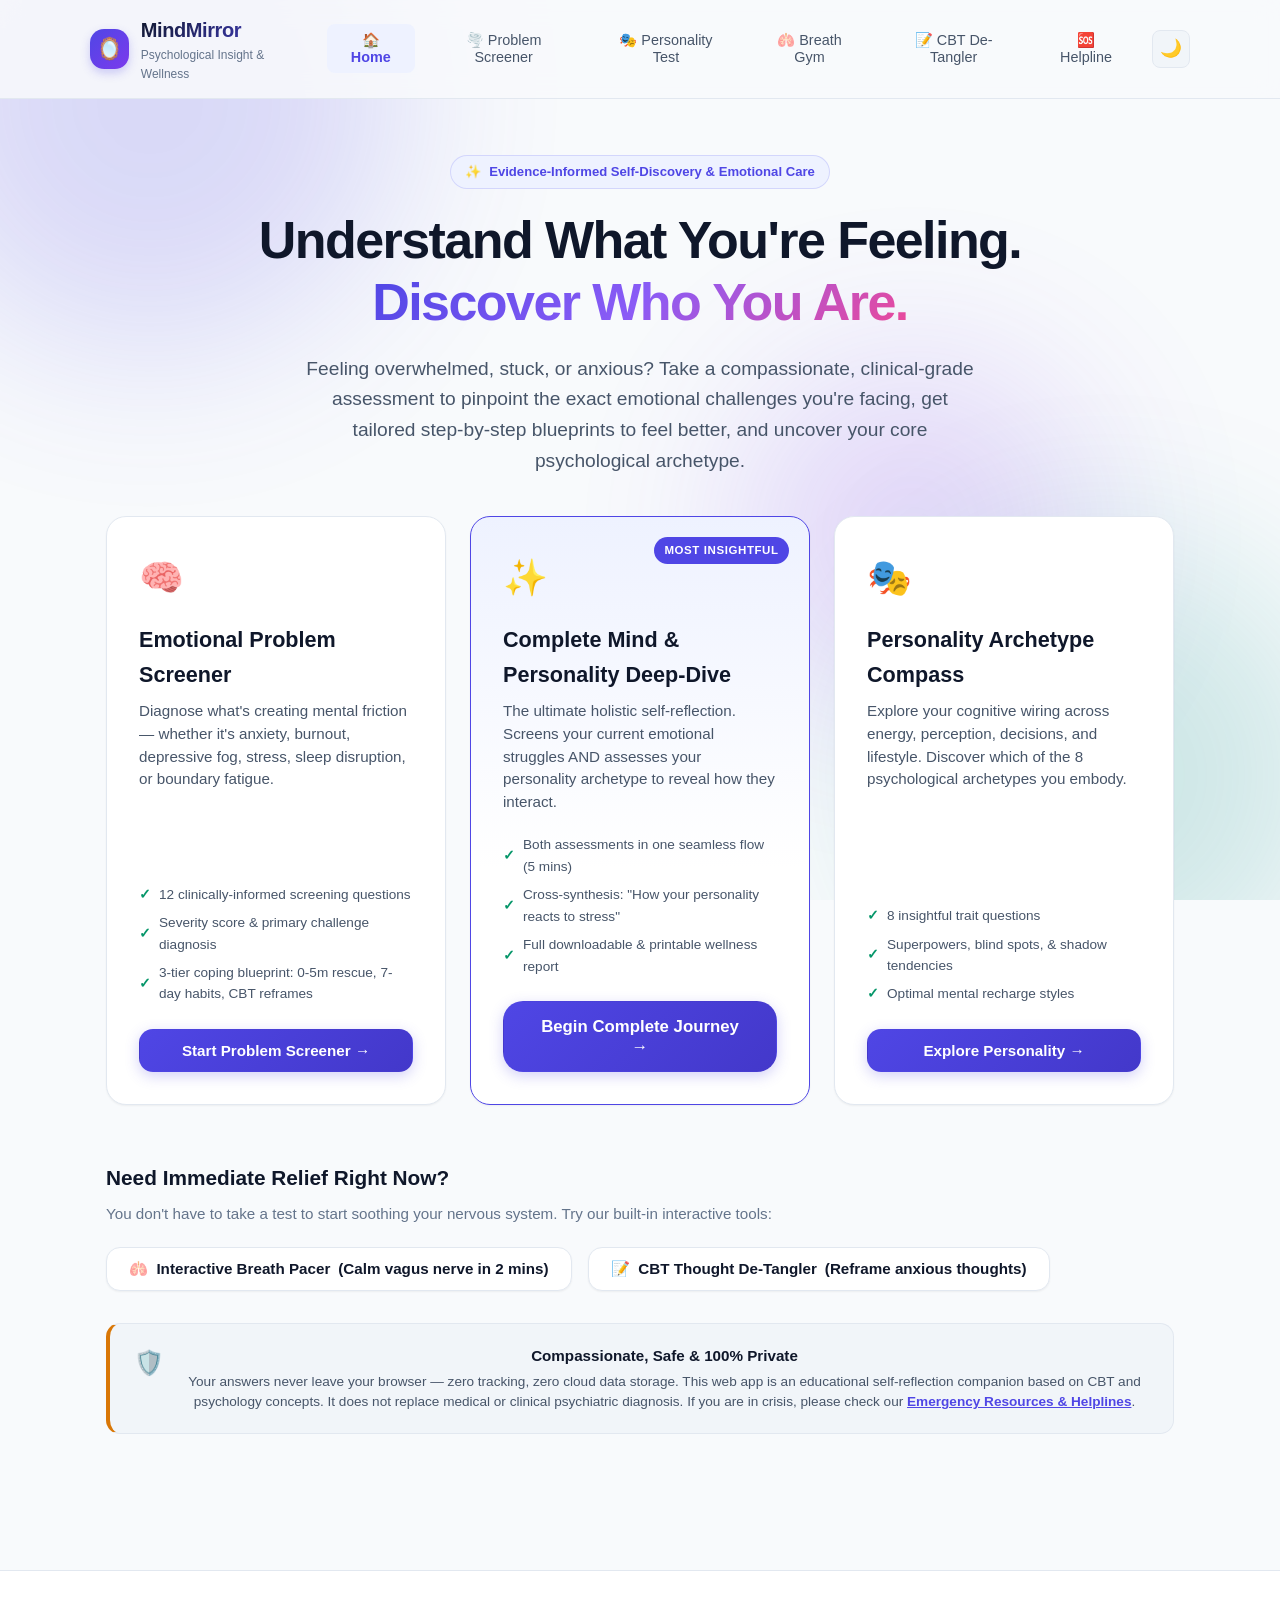
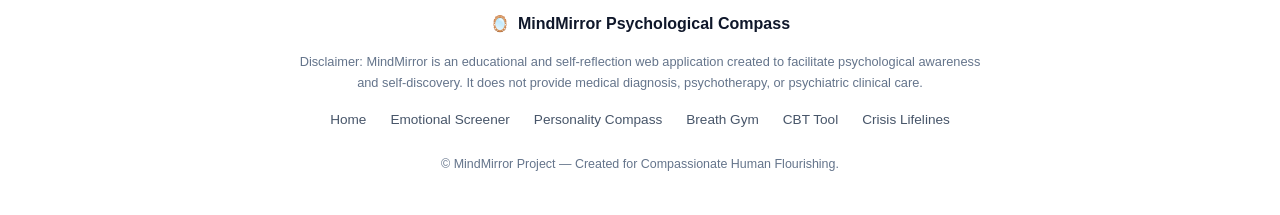
<file: index.html>
<!DOCTYPE html>
<html lang="en" data-theme="light">
<head>
  <meta charset="UTF-8">
  <meta name="viewport" content="width=device-width, initial-scale=1.0">
  <title>MindMirror — Psychological Problem Screener & Personality Discovery</title>
  <meta name="description" content="Discover what emotional challenges you are facing, receive actionable science-backed coping blueprints, and uncover your unique personality archetype.">
  
  <link rel="stylesheet" href="css/main.css">
  <link rel="stylesheet" href="css/components.css">
  <link rel="icon" href="data:image/svg+xml,<svg xmlns=%22http://www.w3.org/2000/svg%22 viewBox=%220 0 100 100%22><text y=%22.9em%22 font-size=%2290%22>🧠</text></svg>">
</head>
<body>
  <!-- Ambient Glow Background -->
  <div class="ambient-bg" aria-hidden="true">
    <div class="ambient-orb orb-1"></div>
    <div class="ambient-orb orb-2"></div>
    <div class="ambient-orb orb-3"></div>
  </div>

  <!-- Main Navigation Header -->
  <header class="main-header">
    <div class="nav-content">
      <div class="brand-link" id="nav-brand" role="button" tabindex="0">
        <div class="brand-icon">🪞</div>
        <div class="brand-text">
          <h1>MindMirror</h1>
          <p>Psychological Insight & Wellness</p>
        </div>
      </div>

      <nav class="nav-links">
        <button class="nav-btn active" data-view="home">🏠 Home</button>
        <button class="nav-btn" data-view="screener">🌪️ Problem Screener</button>
        <button class="nav-btn" data-view="personality">🎭 Personality Test</button>
        <button class="nav-btn" data-view="breath">🫁 Breath Gym</button>
        <button class="nav-btn" data-view="cbt">📝 CBT De-Tangler</button>
        <button class="nav-btn" data-view="crisis">🆘 Helpline</button>
      </nav>

      <div class="nav-actions">
        <button class="theme-toggle-btn" id="theme-toggle-btn" title="Toggle Dark/Light Mode" aria-label="Toggle Theme">
          🌓
        </button>
      </div>
    </div>
  </header>

  <!-- Main Container -->
  <main class="app-container">
    
    <!-- ==========================================
         VIEW 1: HOME / HUB
         ========================================== -->
    <section id="view-home" class="view-panel">
      <div class="hero-section">
        <div class="hero-badge">
          <span>✨</span> Evidence-Informed Self-Discovery & Emotional Care
        </div>
        <h2 class="hero-title">
          Understand What You're Feeling.<br>
          <span class="gradient">Discover Who You Are.</span>
        </h2>
        <p class="hero-subtitle">
          Feeling overwhelmed, stuck, or anxious? Take a compassionate, clinical-grade assessment to pinpoint the exact emotional challenges you're facing, get tailored step-by-step blueprints to feel better, and uncover your core psychological archetype.
        </p>

        <!-- Mode Grid Cards -->
        <div class="mode-grid">
          <!-- Card 1: Problem Screener -->
          <div class="mode-card">
            <div class="mode-icon">🧠</div>
            <h3>Emotional Problem Screener</h3>
            <p>Diagnose what's creating mental friction — whether it's anxiety, burnout, depressive fog, stress, sleep disruption, or boundary fatigue.</p>
            <ul class="mode-features">
              <li>12 clinically-informed screening questions</li>
              <li>Severity score & primary challenge diagnosis</li>
              <li>3-tier coping blueprint: 0-5m rescue, 7-day habits, CBT reframes</li>
            </ul>
            <button class="btn btn-primary" id="btn-start-problem">
              Start Problem Screener &rarr;
            </button>
          </div>

          <!-- Card 2: Full Deep-Dive (Featured) -->
          <div class="mode-card featured">
            <div class="mode-card-badge">Most Insightful</div>
            <div class="mode-icon">✨</div>
            <h3>Complete Mind & Personality Deep-Dive</h3>
            <p>The ultimate holistic self-reflection. Screens your current emotional struggles AND assesses your personality archetype to reveal how they interact.</p>
            <ul class="mode-features">
              <li>Both assessments in one seamless flow (5 mins)</li>
              <li>Cross-synthesis: "How your personality reacts to stress"</li>
              <li>Full downloadable & printable wellness report</li>
            </ul>
            <button class="btn btn-primary btn-lg" id="btn-start-full">
              Begin Complete Journey &rarr;
            </button>
          </div>

          <!-- Card 3: Personality Archetype -->
          <div class="mode-card">
            <div class="mode-icon">🎭</div>
            <h3>Personality Archetype Compass</h3>
            <p>Explore your cognitive wiring across energy, perception, decisions, and lifestyle. Discover which of the 8 psychological archetypes you embody.</p>
            <ul class="mode-features">
              <li>8 insightful trait questions</li>
              <li>Superpowers, blind spots, & shadow tendencies</li>
              <li>Optimal mental recharge styles</li>
            </ul>
            <button class="btn btn-primary" id="btn-start-personality">
              Explore Personality &rarr;
            </button>
          </div>
        </div>

        <!-- Quick Interactive Tools Section -->
        <div style="margin-top: 1rem; text-align: left;">
          <h3 style="font-size: 1.3rem; font-weight: 700; margin-bottom: 0.5rem;">Need Immediate Relief Right Now?</h3>
          <p style="color: var(--text-muted); font-size: 0.95rem; margin-bottom: 1.25rem;">You don't have to take a test to start soothing your nervous system. Try our built-in interactive tools:</p>
          <div style="display: flex; gap: 1rem; flex-wrap: wrap;">
            <button class="btn btn-secondary" id="quick-tool-breath">
              🫁 <strong>Interactive Breath Pacer</strong> (Calm vagus nerve in 2 mins)
            </button>
            <button class="btn btn-secondary" id="quick-tool-cbt">
              📝 <strong>CBT Thought De-Tangler</strong> (Reframe anxious thoughts)
            </button>
          </div>
        </div>

        <!-- Safety Banner -->
        <div class="safety-banner">
          <div class="safety-icon">🛡️</div>
          <div class="safety-text">
            <h4>Compassionate, Safe & 100% Private</h4>
            <p>
              Your answers never leave your browser — zero tracking, zero cloud data storage. This web app is an educational self-reflection companion based on CBT and psychology concepts. It does not replace medical or clinical psychiatric diagnosis. If you are in crisis, please check our <a class="safety-link" id="link-crisis-banner">Emergency Resources & Helplines</a>.
            </p>
          </div>
        </div>
      </div>
    </section>

    <!-- ==========================================
         VIEW 2: ASSESSMENT WIZARD
         ========================================== -->
    <section id="view-assessment" class="view-panel" style="display: none;">
      <div class="assessment-container">
        
        <div class="assessment-header">
          <div class="assessment-badge" id="wizard-badge">Problem Screener</div>
          <div class="assessment-progress-wrapper">
            <div class="progress-meta">
              <span id="wizard-step-label">Question 1 of 12</span>
              <span id="wizard-percent-label">8% Complete</span>
            </div>
            <div class="progress-track">
              <div class="progress-fill" id="wizard-progress-bar" style="width: 8%;"></div>
            </div>
          </div>
        </div>

        <!-- Question Body -->
        <div class="question-card" id="wizard-question-content">
          <h3 class="question-title" id="wizard-q-title">Loading Question...</h3>
          <p class="question-subtext" id="wizard-q-subtext">Please select the option that best reflects your recent experience.</p>

          <div class="options-stack" id="wizard-options-container">
            <!-- Dynamically populated options -->
          </div>
        </div>

        <!-- Wizard Nav Actions -->
        <div class="assessment-nav">
          <button class="btn btn-secondary" id="wizard-prev-btn" disabled>
            &larr; Previous
          </button>
          <div style="font-size: 0.82rem; color: var(--text-muted); display: none;" id="keyboard-hint">
            Tip: Press 1-4 on your keyboard to choose
          </div>
          <button class="btn btn-primary" id="wizard-next-btn" disabled>
            Next &rarr;
          </button>
        </div>

      </div>
    </section>

    <!-- ==========================================
         VIEW 3: RESULTS DASHBOARD
         ========================================== -->
    <section id="view-results" class="view-panel" style="display: none;">
      <div class="results-dashboard" id="results-content-area">
        <!-- Dynamically populated by app.js -->
      </div>
    </section>

    <!-- ==========================================
         VIEW 4: BREATHWORK GYM
         ========================================== -->
    <section id="view-breath" class="view-panel" style="display: none;">
      <div class="breath-gym-container">
        <h2 style="font-size: 1.85rem; font-weight: 800; margin-bottom: 0.5rem;">Interactive Breath Pacer</h2>
        <p style="color: var(--text-secondary); font-size: 0.95rem; margin-bottom: 1.5rem;">
          Control your autonomic nervous system in real-time. Follow the expanding and contracting rhythm.
        </p>

        <!-- Mode Tabs -->
        <div class="mode-selector-tabs">
          <button class="tab-btn active" data-breath-mode="box">Box Breathing (4-4-4-4)</button>
          <button class="tab-btn" data-breath-mode="478">4-7-8 Relaxing Sleep Breath</button>
          <button class="tab-btn" data-breath-mode="sigh">Physiological Sigh (Vagal Reset)</button>
        </div>

        <!-- Canvas Animation Container -->
        <div class="canvas-wrapper">
          <canvas id="breath-canvas" width="260" height="260"></canvas>
        </div>

        <!-- Text Instruction -->
        <div class="pacer-instruction" id="pacer-instruction">
          Click "Begin Breathing" to calm your nervous system
        </div>

        <!-- Metrics -->
        <div class="pacer-metrics">
          <div>
            <div class="metric-val" id="pacer-timer">00:00</div>
            <div>Elapsed Time</div>
          </div>
          <div>
            <div class="metric-val" id="pacer-cycles">0</div>
            <div>Cycles Completed</div>
          </div>
        </div>

        <!-- Controls -->
        <div class="pacer-controls">
          <button class="btn btn-primary btn-lg" id="btn-pacer-toggle">
            ▶ Begin Breathing
          </button>
          <button class="btn btn-secondary" id="btn-pacer-reset">
            ↺ Reset
          </button>
          <button class="btn btn-secondary" id="btn-pacer-sound">
            🔔 Sound: Off
          </button>
        </div>
      </div>
    </section>

    <!-- ==========================================
         VIEW 5: CBT THOUGHT DE-TANGLER
         ========================================== -->
    <section id="view-cbt" class="view-panel" style="display: none;">
      <div class="cbt-container">
        <div style="margin-bottom: 1.75rem;">
          <h2 style="font-size: 1.85rem; font-weight: 800; margin-bottom: 0.5rem;">CBT Thought De-Tangler</h2>
          <p style="color: var(--text-secondary); font-size: 0.95rem;">
            Cognitive Behavioral Therapy (CBT) shows that feelings follow thoughts. Detangle distorted automatic thoughts and replace them with objective, balanced truth.
          </p>
        </div>

        <!-- Preloaded Examples -->
        <div style="background: var(--bg-tertiary); padding: 1rem 1.25rem; border-radius: var(--radius-md); margin-bottom: 2rem;">
          <label style="font-size: 0.85rem; font-weight: 700; color: var(--text-muted); display: block; margin-bottom: 0.5rem;">
            Or Explore a Common Scenario:
          </label>
          <div style="display: flex; gap: 0.5rem; flex-wrap: wrap;" id="cbt-examples-pills">
            <!-- Example buttons populated in JS -->
          </div>
        </div>

        <!-- Step 1: Troubling Thought -->
        <div class="cbt-step">
          <div class="cbt-step-header">
            <span>1️⃣</span> What is the troubling or negative thought running through your head?
          </div>
          <textarea class="cbt-input" id="cbt-input-thought" placeholder="e.g., 'If I don't get this promotion, I'm a complete failure and everyone will look down on me...'"></textarea>
        </div>

        <!-- Step 2: Identify Distortion -->
        <div class="cbt-step">
          <div class="cbt-step-header">
            <span>2️⃣</span> Select any cognitive traps (distortions) present in this thought:
          </div>
          <div class="distortions-chips-grid" id="cbt-distortions-container">
            <!-- Populated from cbt-tool.js -->
          </div>
        </div>

        <!-- Step 3: Deconstruction -->
        <div class="cbt-step">
          <div class="cbt-step-header">
            <span>3️⃣</span> Objective Reality Check:
          </div>
          <div style="display: flex; flex-direction: column; gap: 1rem;">
            <div>
              <label style="font-size: 0.85rem; font-weight: 600; display: block; margin-bottom: 0.35rem;">What is concrete, verifiable factual evidence AGAINST this thought?</label>
              <textarea class="cbt-input" id="cbt-input-evidence" style="min-height: 60px;" placeholder="e.g., 'I have received positive performance feedback for 3 consecutive quarters...'"></textarea>
            </div>
            <div>
              <label style="font-size: 0.85rem; font-weight: 600; display: block; margin-bottom: 0.35rem;">What would you compassionately tell your best friend if they thought this?</label>
              <textarea class="cbt-input" id="cbt-input-friend" style="min-height: 60px;" placeholder="e.g., 'One job title does not determine your human worth or competence...'"></textarea>
            </div>
          </div>
        </div>

        <button class="btn btn-primary btn-lg" id="btn-generate-reframe" style="width: 100%;">
          ⚡ Synthesize Balanced Perspective
        </button>

        <!-- Output Box -->
        <div class="cbt-output-box" id="cbt-output-box" style="display: none;">
          <h4>🌱 Your Balanced, Grounded Perspective</h4>
          <p class="cbt-reframed-text" id="cbt-reframed-text"></p>
          <div style="display: flex; gap: 0.75rem; flex-wrap: wrap;">
            <button class="btn btn-secondary btn-sm" id="btn-copy-reframe">📋 Copy Reframe</button>
            <button class="btn btn-secondary btn-sm" id="btn-clear-cbt">Clear & Start New</button>
          </div>
        </div>

      </div>
    </section>

    <!-- ==========================================
         VIEW 6: CRISIS SUPPORT & HELPLINES
         ========================================== -->
    <section id="view-crisis" class="view-panel" style="display: none;">
      <div class="resources-container">
        <div style="text-align: center; margin-bottom: 2.5rem;">
          <div style="font-size: 3rem; margin-bottom: 0.5rem;">🆘</div>
          <h2 style="font-size: 2rem; font-weight: 800; margin-bottom: 0.5rem;">Emergency & Crisis Support</h2>
          <p style="color: var(--text-secondary); max-width: 600px; margin: 0 auto;">
            If you or someone you know is going through a severe crisis, experiencing suicidal ideation, or in acute danger, please know that you are not alone. Free, confidential support is available 24/7.
          </p>
        </div>

        <div class="crisis-grid" id="crisis-list-container">
          <!-- Populated from cbt-tool.js -->
        </div>

        <div style="margin-top: 2.5rem; text-align: center;">
          <button class="btn btn-primary" data-view="home">
            &larr; Return to Home
          </button>
        </div>
      </div>
    </section>

  </main>

  <!-- Footer -->
  <footer class="main-footer">
    <div class="footer-content">
      <div style="display: flex; align-items: center; gap: 0.5rem; font-weight: 700;">
        <span>🪞</span> MindMirror Psychological Compass
      </div>
      <p class="footer-disclaimer">
        Disclaimer: MindMirror is an educational and self-reflection web application created to facilitate psychological awareness and self-discovery. It does not provide medical diagnosis, psychotherapy, or psychiatric clinical care.
      </p>
      <div class="footer-links">
        <a data-view="home">Home</a>
        <a data-view="screener">Emotional Screener</a>
        <a data-view="personality">Personality Compass</a>
        <a data-view="breath">Breath Gym</a>
        <a data-view="cbt">CBT Tool</a>
        <a data-view="crisis">Crisis Lifelines</a>
      </div>
      <p style="font-size: 0.78rem; color: var(--text-muted); margin-top: 0.5rem;">
        &copy; MindMirror Project — Created for Compassionate Human Flourishing.
      </p>
    </div>
  </footer>

  <!-- Scripts -->
  <script src="js/questions.js"></script>
  <script src="js/engine.js"></script>
  <script src="js/breath-pacer.js"></script>
  <script src="js/cbt-tool.js"></script>
  <script src="js/app.js"></script>
</body>
</html>
</file>
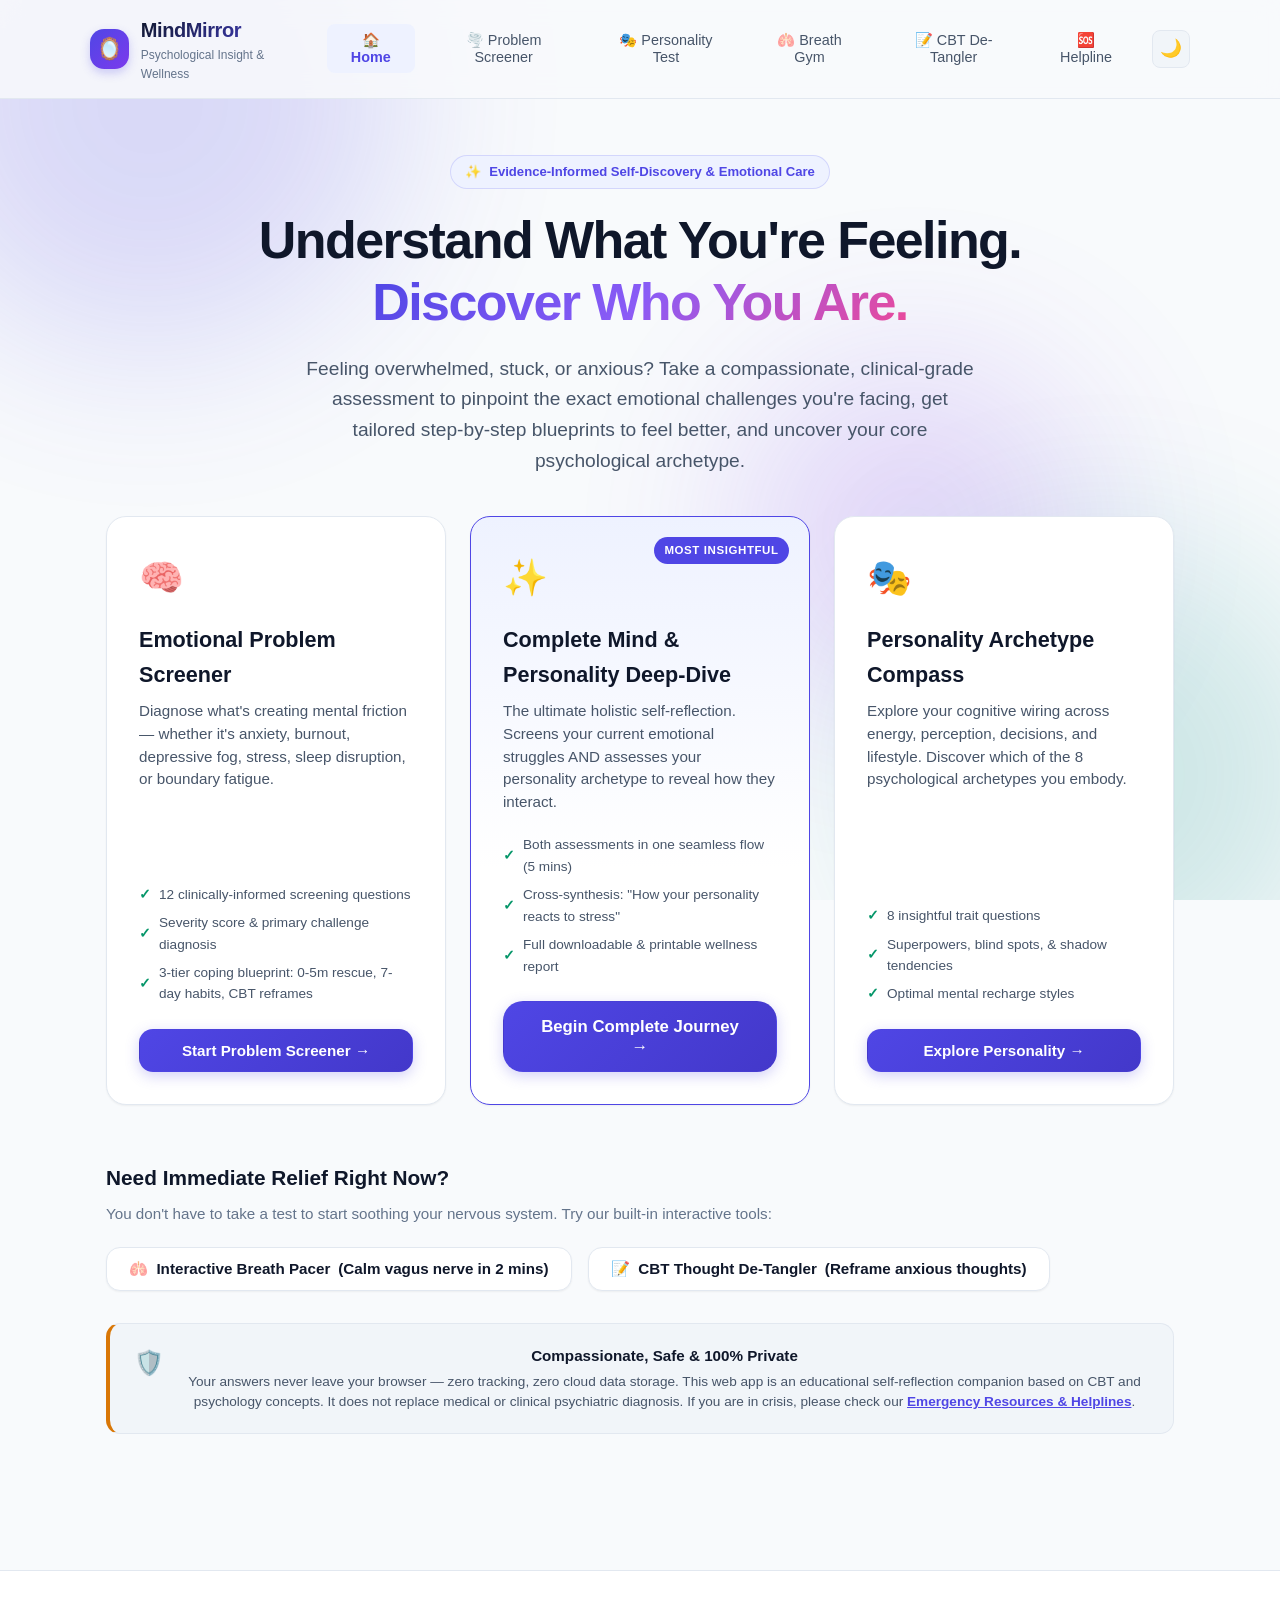
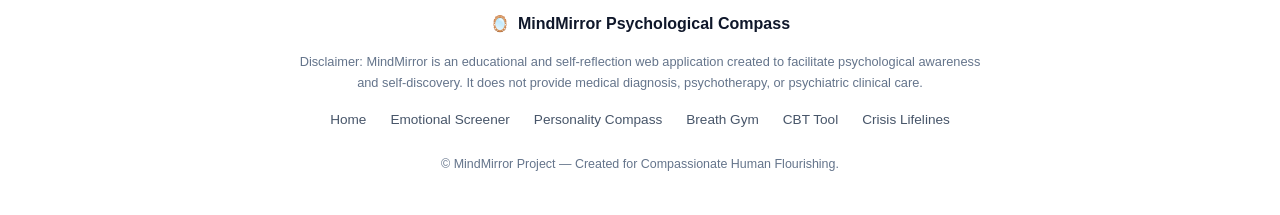
<file: standalone.html>
<!DOCTYPE html>
<html lang="en" data-theme="light">
<head>
  <meta charset="UTF-8">
  <meta name="viewport" content="width=device-width, initial-scale=1.0">
  <title>MindMirror — Psychological Problem Screener & Personality Discovery</title>
  <meta name="description" content="Discover what emotional challenges you are facing, receive actionable science-backed coping blueprints, and uncover your unique personality archetype.">
  
  <style>
/* MindMirror - Core Styling & Design System */

:root {
  --bg-primary: #f8fafc;
  --bg-secondary: #ffffff;
  --bg-tertiary: #f1f5f9;
  --bg-card: #ffffff;
  --bg-card-hover: #f8fafc;
  --border-color: #e2e8f0;
  --border-focus: #6366f1;

  --text-primary: #0f172a;
  --text-secondary: #475569;
  --text-muted: #64748b;
  --text-inverse: #ffffff;

  --primary: #4f46e5;
  --primary-hover: #4338ca;
  --primary-light: #eef2ff;
  --primary-glow: rgba(79, 70, 229, 0.25);

  --accent-teal: #0d9488;
  --accent-rose: #e11d48;
  --accent-amber: #d97706;
  --accent-emerald: #059669;
  --accent-violet: #7c3aed;

  --shadow-sm: 0 1px 2px 0 rgba(0, 0, 0, 0.05);
  --shadow-md: 0 4px 6px -1px rgba(0, 0, 0, 0.08), 0 2px 4px -2px rgba(0, 0, 0, 0.05);
  --shadow-lg: 0 10px 15px -3px rgba(0, 0, 0, 0.08), 0 4px 6px -4px rgba(0, 0, 0, 0.05);
  --shadow-xl: 0 20px 25px -5px rgba(0, 0, 0, 0.1), 0 8px 10px -6px rgba(0, 0, 0, 0.05);
  
  --radius-sm: 8px;
  --radius-md: 14px;
  --radius-lg: 20px;
  --radius-full: 9999px;

  --transition-fast: 0.15s ease;
  --transition-normal: 0.25s cubic-bezier(0.4, 0, 0.2, 1);
  --transition-slow: 0.4s cubic-bezier(0.4, 0, 0.2, 1);
}

[data-theme="dark"] {
  --bg-primary: #0b0f19;
  --bg-secondary: #111827;
  --bg-tertiary: #1f2937;
  --bg-card: #141c2e;
  --bg-card-hover: #1e293b;
  --border-color: #243048;
  --border-focus: #818cf8;

  --text-primary: #f8fafc;
  --text-secondary: #cbd5e1;
  --text-muted: #94a3b8;
  --text-inverse: #0b0f19;

  --primary: #6366f1;
  --primary-hover: #818cf8;
  --primary-light: rgba(99, 102, 241, 0.15);
  --primary-glow: rgba(99, 102, 241, 0.35);

  --shadow-sm: 0 1px 2px 0 rgba(0, 0, 0, 0.3);
  --shadow-md: 0 4px 6px -1px rgba(0, 0, 0, 0.4);
  --shadow-lg: 0 10px 15px -3px rgba(0, 0, 0, 0.45);
  --shadow-xl: 0 20px 25px -5px rgba(0, 0, 0, 0.6);
}

*, *::before, *::after {
  box-sizing: border-box;
  margin: 0;
  padding: 0;
}

body {
  font-family: -apple-system, BlinkMacSystemFont, "Segoe UI", Roboto, "Helvetica Neue", Arial, sans-serif;
  background-color: var(--bg-primary);
  color: var(--text-primary);
  line-height: 1.6;
  min-height: 100vh;
  display: flex;
  flex-direction: column;
  transition: background-color var(--transition-normal), color var(--transition-normal);
  -webkit-font-smoothing: antialiased;
}

/* Background Ambient Orbs */
.ambient-bg {
  position: fixed;
  top: 0;
  left: 0;
  width: 100vw;
  height: 100vh;
  pointer-events: none;
  z-index: 0;
  overflow: hidden;
}

.ambient-orb {
  position: absolute;
  border-radius: 50%;
  filter: blur(90px);
  opacity: 0.18;
  animation: floatOrb 20s infinite alternate ease-in-out;
}

.orb-1 {
  width: 500px;
  height: 500px;
  background: var(--primary);
  top: -150px;
  left: -100px;
}

.orb-2 {
  width: 450px;
  height: 450px;
  background: var(--accent-teal);
  bottom: -100px;
  right: -50px;
  animation-duration: 25s;
}

.orb-3 {
  width: 350px;
  height: 350px;
  background: var(--accent-violet);
  top: 40%;
  right: 15%;
  animation-duration: 18s;
}

@keyframes floatOrb {
  0% { transform: translateY(0px) scale(1); }
  50% { transform: translateY(40px) scale(1.08); }
  100% { transform: translateY(-30px) scale(0.95); }
}

/* Layout */
.app-container {
  position: relative;
  z-index: 1;
  max-width: 1140px;
  margin: 0 auto;
  padding: 0 1.25rem;
  width: 100%;
  flex: 1;
}

/* Navigation Header */
.main-header {
  position: sticky;
  top: 0;
  z-index: 100;
  background: rgba(248, 250, 252, 0.85);
  backdrop-filter: blur(12px);
  -webkit-backdrop-filter: blur(12px);
  border-bottom: 1px solid var(--border-color);
  transition: background-color var(--transition-normal), border-color var(--transition-normal);
}

[data-theme="dark"] .main-header {
  background: rgba(11, 15, 25, 0.85);
}

.nav-content {
  max-width: 1140px;
  margin: 0 auto;
  padding: 0.85rem 1.25rem;
  display: flex;
  align-items: center;
  justify-content: space-between;
  gap: 1rem;
}

.brand-link {
  display: flex;
  align-items: center;
  gap: 0.75rem;
  text-decoration: none;
  color: var(--text-primary);
  cursor: pointer;
}

.brand-icon {
  width: 40px;
  height: 40px;
  background: linear-gradient(135deg, var(--primary), var(--accent-violet));
  border-radius: var(--radius-md);
  display: flex;
  align-items: center;
  justify-content: center;
  color: #fff;
  font-size: 1.35rem;
  box-shadow: 0 4px 10px var(--primary-glow);
}

.brand-text h1 {
  font-size: 1.25rem;
  font-weight: 700;
  letter-spacing: -0.02em;
  background: linear-gradient(135deg, var(--text-primary), var(--primary));
  -webkit-background-clip: text;
  -webkit-text-fill-color: transparent;
}

.brand-text p {
  font-size: 0.75rem;
  color: var(--text-muted);
  font-weight: 500;
}

.nav-links {
  display: flex;
  align-items: center;
  gap: 0.5rem;
  list-style: none;
}

.nav-btn {
  background: transparent;
  border: none;
  color: var(--text-secondary);
  font-size: 0.9rem;
  font-weight: 500;
  padding: 0.5rem 0.9rem;
  border-radius: var(--radius-sm);
  cursor: pointer;
  transition: all var(--transition-fast);
  display: flex;
  align-items: center;
  gap: 0.4rem;
}

.nav-btn:hover {
  background: var(--bg-tertiary);
  color: var(--text-primary);
}

.nav-btn.active {
  background: var(--primary-light);
  color: var(--primary);
  font-weight: 600;
}

.nav-actions {
  display: flex;
  align-items: center;
  gap: 0.5rem;
}

.theme-toggle-btn {
  background: var(--bg-tertiary);
  border: 1px solid var(--border-color);
  color: var(--text-primary);
  width: 38px;
  height: 38px;
  border-radius: var(--radius-sm);
  cursor: pointer;
  display: flex;
  align-items: center;
  justify-content: center;
  font-size: 1.1rem;
  transition: all var(--transition-fast);
}

.theme-toggle-btn:hover {
  background: var(--border-color);
  transform: rotate(15deg);
}

/* Base Buttons */
.btn {
  display: inline-flex;
  align-items: center;
  justify-content: center;
  gap: 0.5rem;
  font-size: 0.95rem;
  font-weight: 600;
  padding: 0.75rem 1.4rem;
  border-radius: var(--radius-md);
  border: 1px solid transparent;
  cursor: pointer;
  transition: all var(--transition-fast);
  text-decoration: none;
}

.btn-primary {
  background: linear-gradient(135deg, var(--primary), var(--primary-hover));
  color: #ffffff;
  box-shadow: 0 4px 14px var(--primary-glow);
}

.btn-primary:hover {
  transform: translateY(-2px);
  box-shadow: 0 6px 20px var(--primary-glow);
}

.btn-secondary {
  background: var(--bg-secondary);
  color: var(--text-primary);
  border-color: var(--border-color);
  box-shadow: var(--shadow-sm);
}

.btn-secondary:hover {
  background: var(--bg-tertiary);
  border-color: var(--text-muted);
}

.btn-outline {
  background: transparent;
  color: var(--primary);
  border-color: var(--primary);
}

.btn-outline:hover {
  background: var(--primary-light);
}

.btn-sm {
  padding: 0.45rem 0.9rem;
  font-size: 0.85rem;
  border-radius: var(--radius-sm);
}

.btn-lg {
  padding: 0.9rem 1.8rem;
  font-size: 1.05rem;
  border-radius: var(--radius-lg);
}

/* Hero Section */
.hero-section {
  text-align: center;
  padding: 3.5rem 1rem 2.5rem;
}

.hero-badge {
  display: inline-flex;
  align-items: center;
  gap: 0.5rem;
  padding: 0.35rem 0.9rem;
  border-radius: var(--radius-full);
  background: var(--primary-light);
  color: var(--primary);
  font-size: 0.82rem;
  font-weight: 600;
  margin-bottom: 1.25rem;
  border: 1px solid rgba(99, 102, 241, 0.2);
}

.hero-title {
  font-size: clamp(2rem, 5vw, 3.25rem);
  font-weight: 800;
  line-height: 1.2;
  letter-spacing: -0.03em;
  margin-bottom: 1.25rem;
}

.hero-title span.gradient {
  background: linear-gradient(135deg, var(--primary), #8b5cf6, #ec4899);
  -webkit-background-clip: text;
  -webkit-text-fill-color: transparent;
}

.hero-subtitle {
  font-size: clamp(1rem, 2.5vw, 1.2rem);
  color: var(--text-secondary);
  max-width: 680px;
  margin: 0 auto 2.5rem;
  line-height: 1.6;
}

/* Mode Selection Cards */
.mode-grid {
  display: grid;
  grid-template-columns: repeat(auto-fit, minmax(300px, 1fr));
  gap: 1.5rem;
  margin-bottom: 3.5rem;
}

.mode-card {
  background: var(--bg-card);
  border: 1px solid var(--border-color);
  border-radius: var(--radius-lg);
  padding: 2rem;
  text-align: left;
  display: flex;
  flex-direction: column;
  transition: all var(--transition-normal);
  box-shadow: var(--shadow-sm);
  position: relative;
  overflow: hidden;
}

.mode-card:hover {
  transform: translateY(-4px);
  box-shadow: var(--shadow-lg);
  border-color: var(--border-focus);
}

.mode-card.featured {
  border-color: var(--primary);
  background: linear-gradient(180deg, var(--primary-light) 0%, var(--bg-card) 60%);
}

.mode-card-badge {
  position: absolute;
  top: 1.25rem;
  right: 1.25rem;
  font-size: 0.72rem;
  font-weight: 700;
  text-transform: uppercase;
  letter-spacing: 0.05em;
  padding: 0.25rem 0.65rem;
  border-radius: var(--radius-full);
  background: var(--primary);
  color: #fff;
}

.mode-icon {
  font-size: 2.25rem;
  margin-bottom: 1rem;
}

.mode-card h3 {
  font-size: 1.35rem;
  font-weight: 700;
  margin-bottom: 0.5rem;
}

.mode-card p {
  color: var(--text-secondary);
  font-size: 0.95rem;
  line-height: 1.5;
  margin-bottom: 1.25rem;
  flex: 1;
}

.mode-features {
  list-style: none;
  margin-bottom: 1.5rem;
  display: flex;
  flex-direction: column;
  gap: 0.4rem;
}

.mode-features li {
  font-size: 0.85rem;
  color: var(--text-secondary);
  display: flex;
  align-items: center;
  gap: 0.5rem;
}

.mode-features li::before {
  content: "✓";
  color: var(--accent-emerald);
  font-weight: bold;
}

/* Safety & Medical Disclaimer Banner */
.safety-banner {
  background: var(--bg-tertiary);
  border: 1px solid var(--border-color);
  border-left: 4px solid var(--accent-amber);
  border-radius: var(--radius-md);
  padding: 1.25rem 1.5rem;
  margin: 2rem 0;
  display: flex;
  align-items: flex-start;
  gap: 1rem;
}

.safety-icon {
  font-size: 1.5rem;
  flex-shrink: 0;
}

.safety-text h4 {
  font-size: 0.95rem;
  font-weight: 700;
  margin-bottom: 0.25rem;
}

.safety-text p {
  font-size: 0.85rem;
  color: var(--text-secondary);
  line-height: 1.5;
}

.safety-link {
  color: var(--primary);
  font-weight: 600;
  text-decoration: underline;
  cursor: pointer;
}

/* Footer */
.main-footer {
  margin-top: 4rem;
  border-top: 1px solid var(--border-color);
  background: var(--bg-secondary);
  padding: 2.5rem 1.25rem;
  text-align: center;
}

.footer-content {
  max-width: 1140px;
  margin: 0 auto;
  display: flex;
  flex-direction: column;
  align-items: center;
  gap: 1rem;
}

.footer-disclaimer {
  font-size: 0.8rem;
  color: var(--text-muted);
  max-width: 700px;
}

.footer-links {
  display: flex;
  gap: 1.5rem;
  font-size: 0.85rem;
}

.footer-links a {
  color: var(--text-secondary);
  text-decoration: none;
  cursor: pointer;
}

.footer-links a:hover {
  color: var(--primary);
}

/* Mobile Responsiveness */
@media (max-width: 768px) {
  .nav-content {
    flex-wrap: wrap;
  }
  .nav-links {
    order: 3;
    width: 100%;
    overflow-x: auto;
    padding-top: 0.5rem;
  }
  .mode-grid {
    grid-template-columns: 1fr;
  }
  .hero-section {
    padding: 2rem 0.5rem 1.5rem;
  }
}


/* MindMirror - Component Styles */

/* Assessment Container */
.assessment-container {
  max-width: 780px;
  margin: 1.5rem auto 3rem;
  background: var(--bg-card);
  border: 1px solid var(--border-color);
  border-radius: var(--radius-lg);
  padding: 2.25rem 2rem;
  box-shadow: var(--shadow-md);
  position: relative;
  transition: all var(--transition-normal);
}

.assessment-header {
  margin-bottom: 2rem;
}

.assessment-progress-wrapper {
  margin-bottom: 1.25rem;
}

.progress-meta {
  display: flex;
  justify-content: space-between;
  align-items: center;
  font-size: 0.85rem;
  color: var(--text-muted);
  font-weight: 600;
  margin-bottom: 0.5rem;
}

.progress-track {
  width: 100%;
  height: 8px;
  background: var(--bg-tertiary);
  border-radius: var(--radius-full);
  overflow: hidden;
}

.progress-fill {
  height: 100%;
  background: linear-gradient(90deg, var(--primary), var(--accent-violet));
  border-radius: var(--radius-full);
  transition: width 0.35s cubic-bezier(0.4, 0, 0.2, 1);
}

.assessment-badge {
  display: inline-flex;
  align-items: center;
  gap: 0.4rem;
  font-size: 0.75rem;
  font-weight: 700;
  text-transform: uppercase;
  letter-spacing: 0.05em;
  padding: 0.25rem 0.75rem;
  border-radius: var(--radius-full);
  background: var(--primary-light);
  color: var(--primary);
  margin-bottom: 0.75rem;
}

/* Question Content */
.question-card {
  animation: fadeIn 0.3s ease-out;
}

@keyframes fadeIn {
  from { opacity: 0; transform: translateY(6px); }
  to { opacity: 1; transform: translateY(0); }
}

.question-title {
  font-size: 1.35rem;
  font-weight: 700;
  line-height: 1.4;
  margin-bottom: 0.5rem;
  color: var(--text-primary);
}

.question-subtext {
  font-size: 0.9rem;
  color: var(--text-muted);
  margin-bottom: 1.75rem;
}

/* Options Stack */
.options-stack {
  display: flex;
  flex-direction: column;
  gap: 0.85rem;
  margin-bottom: 2.25rem;
}

.option-btn {
  background: var(--bg-secondary);
  border: 1.5px solid var(--border-color);
  border-radius: var(--radius-md);
  padding: 1.1rem 1.25rem;
  text-align: left;
  display: flex;
  align-items: flex-start;
  gap: 1rem;
  cursor: pointer;
  transition: all var(--transition-fast);
  color: var(--text-primary);
  font-size: 0.95rem;
  line-height: 1.4;
  outline: none;
}

.option-btn:hover {
  background: var(--bg-card-hover);
  border-color: var(--primary);
  transform: translateX(3px);
}

.option-btn.selected {
  background: var(--primary-light);
  border-color: var(--primary);
  box-shadow: 0 0 0 1px var(--primary);
}

.option-bullet {
  width: 24px;
  height: 24px;
  border-radius: 50%;
  border: 2px solid var(--border-color);
  display: flex;
  align-items: center;
  justify-content: center;
  flex-shrink: 0;
  font-size: 0.75rem;
  font-weight: bold;
  color: var(--text-muted);
  transition: all var(--transition-fast);
  margin-top: 2px;
}

.option-btn.selected .option-bullet {
  background: var(--primary);
  border-color: var(--primary);
  color: #fff;
}

.option-text {
  flex: 1;
}

/* Assessment Navigation Bar */
.assessment-nav {
  display: flex;
  justify-content: space-between;
  align-items: center;
  border-top: 1px solid var(--border-color);
  padding-top: 1.5rem;
}

/* ========================================================
   RESULTS DASHBOARD
   ======================================================== */
.results-dashboard {
  max-width: 960px;
  margin: 1.5rem auto 4rem;
  animation: fadeIn 0.4s ease-out;
}

.results-header-banner {
  background: linear-gradient(135deg, rgba(79, 70, 229, 0.12), rgba(139, 92, 246, 0.12));
  border: 1px solid var(--border-color);
  border-radius: var(--radius-lg);
  padding: 2.25rem 2rem;
  margin-bottom: 2rem;
  display: flex;
  flex-wrap: wrap;
  align-items: center;
  justify-content: space-between;
  gap: 1.5rem;
}

.results-header-text h2 {
  font-size: 1.85rem;
  font-weight: 800;
  margin-bottom: 0.5rem;
}

.results-header-text p {
  color: var(--text-secondary);
  font-size: 1rem;
  max-width: 580px;
}

.results-actions-top {
  display: flex;
  gap: 0.75rem;
  flex-wrap: wrap;
}

/* Overview Cards Grid */
.overview-cards-grid {
  display: grid;
  grid-template-columns: repeat(auto-fit, minmax(280px, 1fr));
  gap: 1.5rem;
  margin-bottom: 2.5rem;
}

.stat-card {
  background: var(--bg-card);
  border: 1px solid var(--border-color);
  border-radius: var(--radius-lg);
  padding: 1.75rem;
  box-shadow: var(--shadow-sm);
  display: flex;
  flex-direction: column;
  position: relative;
}

.stat-card-label {
  font-size: 0.8rem;
  font-weight: 700;
  text-transform: uppercase;
  letter-spacing: 0.05em;
  color: var(--text-muted);
  margin-bottom: 0.5rem;
}

.stat-card-value {
  font-size: 1.6rem;
  font-weight: 800;
  display: flex;
  align-items: center;
  gap: 0.5rem;
  margin-bottom: 0.5rem;
}

.severity-pill {
  font-size: 0.8rem;
  font-weight: 700;
  padding: 0.25rem 0.75rem;
  border-radius: var(--radius-full);
}

.severity-low {
  background: rgba(16, 185, 129, 0.15);
  color: var(--accent-emerald);
}

.severity-medium {
  background: rgba(245, 158, 11, 0.15);
  color: var(--accent-amber);
}

.severity-high {
  background: rgba(239, 68, 68, 0.15);
  color: var(--accent-rose);
}

.stat-card-desc {
  font-size: 0.88rem;
  color: var(--text-secondary);
  line-height: 1.5;
}

/* Dimension Breakdown Bars */
.dimensions-section {
  background: var(--bg-card);
  border: 1px solid var(--border-color);
  border-radius: var(--radius-lg);
  padding: 2rem;
  margin-bottom: 2.5rem;
  box-shadow: var(--shadow-sm);
}

.section-title {
  font-size: 1.35rem;
  font-weight: 700;
  margin-bottom: 0.5rem;
  display: flex;
  align-items: center;
  gap: 0.6rem;
}

.section-subtitle {
  font-size: 0.9rem;
  color: var(--text-muted);
  margin-bottom: 1.75rem;
}

.dimension-bars-list {
  display: flex;
  flex-direction: column;
  gap: 1.15rem;
}

.dimension-row {
  display: flex;
  flex-direction: column;
  gap: 0.4rem;
}

.dimension-info {
  display: flex;
  justify-content: space-between;
  align-items: center;
  font-size: 0.9rem;
  font-weight: 600;
}

.dimension-name {
  display: flex;
  align-items: center;
  gap: 0.5rem;
}

.dimension-percentage {
  font-size: 0.85rem;
  color: var(--text-muted);
}

.dimension-bar-track {
  width: 100%;
  height: 10px;
  background: var(--bg-tertiary);
  border-radius: var(--radius-full);
  overflow: hidden;
}

.dimension-bar-value {
  height: 100%;
  border-radius: var(--radius-full);
  transition: width 0.6s ease-out;
}

/* Primary Problem Blueprint & Action Plan */
.blueprint-card {
  background: var(--bg-card);
  border: 1px solid var(--border-color);
  border-top: 4px solid var(--primary);
  border-radius: var(--radius-lg);
  padding: 2.25rem 2rem;
  margin-bottom: 2.5rem;
  box-shadow: var(--shadow-md);
}

.blueprint-header {
  display: flex;
  align-items: flex-start;
  gap: 1.25rem;
  margin-bottom: 1.75rem;
}

.blueprint-avatar {
  width: 56px;
  height: 56px;
  border-radius: var(--radius-md);
  background: var(--primary-light);
  display: flex;
  align-items: center;
  justify-content: center;
  font-size: 2rem;
  flex-shrink: 0;
}

.blueprint-header-text h3 {
  font-size: 1.5rem;
  font-weight: 800;
  margin-bottom: 0.25rem;
}

.blueprint-header-text p {
  color: var(--text-secondary);
  font-size: 0.95rem;
}

.neurology-box {
  background: var(--bg-tertiary);
  border-radius: var(--radius-md);
  padding: 1.25rem 1.4rem;
  margin-bottom: 2rem;
  font-size: 0.92rem;
  color: var(--text-secondary);
  line-height: 1.6;
  border-left: 3px solid var(--primary);
}

.neurology-box strong {
  color: var(--text-primary);
  display: block;
  margin-bottom: 0.35rem;
  font-size: 0.95rem;
}

/* Tiered Solution Blueprint */
.solution-tiers {
  display: flex;
  flex-direction: column;
  gap: 1.5rem;
  margin-bottom: 2rem;
}

.tier-item {
  border: 1px solid var(--border-color);
  border-radius: var(--radius-md);
  padding: 1.5rem;
  background: var(--bg-secondary);
  transition: border-color var(--transition-fast);
}

.tier-item:hover {
  border-color: var(--primary);
}

.tier-header {
  display: flex;
  justify-content: space-between;
  align-items: center;
  margin-bottom: 0.75rem;
}

.tier-tag {
  font-size: 0.75rem;
  font-weight: 700;
  text-transform: uppercase;
  letter-spacing: 0.05em;
  padding: 0.25rem 0.65rem;
  border-radius: var(--radius-full);
}

.tier-1 .tier-tag { background: rgba(239, 68, 68, 0.15); color: var(--accent-rose); }
.tier-2 .tier-tag { background: rgba(245, 158, 11, 0.15); color: var(--accent-amber); }
.tier-3 .tier-tag { background: rgba(79, 70, 229, 0.15); color: var(--primary); }

.tier-title {
  font-size: 1.15rem;
  font-weight: 700;
  margin-bottom: 0.5rem;
}

.tier-steps {
  margin-top: 0.75rem;
  padding-left: 1.25rem;
  font-size: 0.9rem;
  color: var(--text-secondary);
  display: flex;
  flex-direction: column;
  gap: 0.4rem;
}

.habit-list {
  display: flex;
  flex-direction: column;
  gap: 0.75rem;
  margin-top: 0.75rem;
}

.habit-card {
  background: var(--bg-tertiary);
  padding: 0.85rem 1rem;
  border-radius: var(--radius-sm);
  font-size: 0.9rem;
}

.habit-card strong {
  display: block;
  color: var(--text-primary);
  margin-bottom: 0.25rem;
}

.cbt-preview-box {
  background: var(--bg-tertiary);
  border-radius: var(--radius-sm);
  padding: 1rem 1.25rem;
  font-size: 0.9rem;
  margin-top: 0.75rem;
}

.cbt-row {
  margin-bottom: 0.5rem;
}

.cbt-label {
  font-weight: 700;
  font-size: 0.8rem;
  color: var(--text-muted);
  text-transform: uppercase;
}

.cbt-val {
  color: var(--text-primary);
  font-style: italic;
}

.mantra-banner {
  background: linear-gradient(135deg, rgba(16, 185, 129, 0.1), rgba(6, 182, 212, 0.1));
  border: 1px dashed var(--accent-emerald);
  border-radius: var(--radius-md);
  padding: 1.25rem;
  text-align: center;
  margin-top: 1.5rem;
}

.mantra-title {
  font-size: 0.78rem;
  font-weight: 700;
  text-transform: uppercase;
  color: var(--accent-emerald);
  margin-bottom: 0.35rem;
}

.mantra-quote {
  font-size: 1.1rem;
  font-weight: 600;
  color: var(--text-primary);
  font-style: italic;
}

/* Personality Archetype Card */
.archetype-showcase-card {
  background: var(--bg-card);
  border: 1px solid var(--border-color);
  border-radius: var(--radius-lg);
  padding: 2.25rem 2rem;
  margin-bottom: 2.5rem;
  box-shadow: var(--shadow-sm);
}

.archetype-banner {
  display: flex;
  align-items: center;
  gap: 1.5rem;
  margin-bottom: 1.75rem;
  border-bottom: 1px solid var(--border-color);
  padding-bottom: 1.75rem;
}

.archetype-big-icon {
  width: 72px;
  height: 72px;
  background: linear-gradient(135deg, var(--primary), var(--accent-violet));
  border-radius: var(--radius-lg);
  display: flex;
  align-items: center;
  justify-content: center;
  font-size: 2.75rem;
  flex-shrink: 0;
  box-shadow: 0 8px 20px var(--primary-glow);
}

.archetype-titles h3 {
  font-size: 1.75rem;
  font-weight: 800;
  margin-bottom: 0.25rem;
}

.archetype-tagline {
  font-size: 0.95rem;
  color: var(--primary);
  font-weight: 600;
}

.archetype-summary {
  font-size: 1.05rem;
  line-height: 1.6;
  color: var(--text-secondary);
  margin-bottom: 1.75rem;
}

.archetype-grid {
  display: grid;
  grid-template-columns: repeat(auto-fit, minmax(280px, 1fr));
  gap: 1.5rem;
  margin-bottom: 1.75rem;
}

.trait-box {
  background: var(--bg-secondary);
  border: 1px solid var(--border-color);
  border-radius: var(--radius-md);
  padding: 1.25rem 1.4rem;
}

.trait-box h4 {
  font-size: 0.95rem;
  font-weight: 700;
  margin-bottom: 0.75rem;
  display: flex;
  align-items: center;
  gap: 0.5rem;
}

.trait-list {
  list-style: none;
  font-size: 0.88rem;
  color: var(--text-secondary);
  display: flex;
  flex-direction: column;
  gap: 0.4rem;
}

.trait-list li::before {
  content: "•";
  color: var(--primary);
  font-weight: bold;
  display: inline-block;
  width: 1em;
}

/* Personality & Distress Cross-Synthesis */
.cross-synthesis-card {
  background: linear-gradient(135deg, rgba(99, 102, 241, 0.08), rgba(236, 72, 153, 0.08));
  border: 1.5px solid rgba(99, 102, 241, 0.25);
  border-radius: var(--radius-lg);
  padding: 2rem;
  margin-bottom: 2.5rem;
}

.cross-synthesis-card h3 {
  font-size: 1.25rem;
  font-weight: 800;
  margin-bottom: 0.75rem;
  display: flex;
  align-items: center;
  gap: 0.6rem;
}

.cross-synthesis-card p {
  font-size: 0.98rem;
  line-height: 1.65;
  color: var(--text-secondary);
}

/* ========================================================
   BREATHWORK GYM
   ======================================================== */
.breath-gym-container {
  max-width: 680px;
  margin: 1.5rem auto 3rem;
  background: var(--bg-card);
  border: 1px solid var(--border-color);
  border-radius: var(--radius-lg);
  padding: 2.5rem 2rem;
  text-align: center;
  box-shadow: var(--shadow-md);
}

.mode-selector-tabs {
  display: flex;
  justify-content: center;
  gap: 0.5rem;
  margin-bottom: 2rem;
  flex-wrap: wrap;
}

.tab-btn {
  background: var(--bg-tertiary);
  border: 1px solid var(--border-color);
  color: var(--text-secondary);
  padding: 0.6rem 1.1rem;
  border-radius: var(--radius-full);
  font-size: 0.88rem;
  font-weight: 600;
  cursor: pointer;
  transition: all var(--transition-fast);
}

.tab-btn.active {
  background: var(--primary);
  color: #fff;
  border-color: var(--primary);
}

.canvas-wrapper {
  position: relative;
  width: 260px;
  height: 260px;
  margin: 0 auto 1.5rem;
}

.pacer-instruction {
  font-size: 1.15rem;
  color: var(--text-primary);
  min-height: 48px;
  display: flex;
  align-items: center;
  justify-content: center;
  gap: 0.5rem;
  margin-bottom: 1.5rem;
}

.countdown-badge {
  background: var(--primary-light);
  color: var(--primary);
  font-weight: 700;
  padding: 0.15rem 0.6rem;
  border-radius: var(--radius-full);
  font-size: 0.85rem;
}

.pacer-metrics {
  display: flex;
  justify-content: center;
  gap: 2.5rem;
  margin-bottom: 2rem;
  font-size: 0.9rem;
  color: var(--text-muted);
}

.metric-val {
  font-size: 1.2rem;
  font-weight: 700;
  color: var(--text-primary);
}

.pacer-controls {
  display: flex;
  justify-content: center;
  align-items: center;
  gap: 1rem;
  flex-wrap: wrap;
}

/* ========================================================
   CBT THOUGHT DETANGLER
   ======================================================== */
.cbt-container {
  max-width: 820px;
  margin: 1.5rem auto 3rem;
  background: var(--bg-card);
  border: 1px solid var(--border-color);
  border-radius: var(--radius-lg);
  padding: 2.25rem 2rem;
  box-shadow: var(--shadow-md);
}

.cbt-step {
  margin-bottom: 2rem;
}

.cbt-step-header {
  font-size: 1.1rem;
  font-weight: 700;
  margin-bottom: 0.5rem;
  display: flex;
  align-items: center;
  gap: 0.5rem;
}

.cbt-input {
  width: 100%;
  padding: 0.9rem 1rem;
  background: var(--bg-secondary);
  border: 1.5px solid var(--border-color);
  border-radius: var(--radius-md);
  font-size: 0.95rem;
  color: var(--text-primary);
  font-family: inherit;
  resize: vertical;
  min-height: 80px;
  transition: border-color var(--transition-fast);
}

.cbt-input:focus {
  outline: none;
  border-color: var(--primary);
}

.distortions-chips-grid {
  display: grid;
  grid-template-columns: repeat(auto-fill, minmax(220px, 1fr));
  gap: 0.6rem;
  margin-top: 0.75rem;
}

.chip-btn {
  background: var(--bg-secondary);
  border: 1px solid var(--border-color);
  border-radius: var(--radius-md);
  padding: 0.75rem 0.9rem;
  text-align: left;
  cursor: pointer;
  transition: all var(--transition-fast);
  color: var(--text-primary);
  font-size: 0.85rem;
}

.chip-btn:hover {
  background: var(--bg-tertiary);
  border-color: var(--primary);
}

.chip-btn.selected {
  background: var(--primary-light);
  border-color: var(--primary);
  color: var(--primary);
  font-weight: 600;
}

.cbt-output-box {
  background: linear-gradient(135deg, rgba(16, 185, 129, 0.08), rgba(79, 70, 229, 0.08));
  border: 1.5px solid var(--accent-emerald);
  border-radius: var(--radius-lg);
  padding: 1.75rem;
  margin-top: 2rem;
  animation: fadeIn 0.35s ease-out;
}

.cbt-output-box h4 {
  color: var(--accent-emerald);
  font-size: 1.15rem;
  font-weight: 700;
  margin-bottom: 0.75rem;
  display: flex;
  align-items: center;
  gap: 0.5rem;
}

.cbt-reframed-text {
  font-size: 1.1rem;
  line-height: 1.6;
  font-weight: 500;
  color: var(--text-primary);
  margin-bottom: 1.25rem;
}

/* ========================================================
   CRISIS & RESOURCES MODAL / SECTION
   ======================================================== */
.resources-container {
  max-width: 820px;
  margin: 1.5rem auto 3rem;
}

.crisis-grid {
  display: grid;
  grid-template-columns: repeat(auto-fit, minmax(320px, 1fr));
  gap: 1.25rem;
}

.crisis-card {
  background: var(--bg-card);
  border: 1px solid var(--border-color);
  border-radius: var(--radius-md);
  padding: 1.5rem;
  box-shadow: var(--shadow-sm);
  display: flex;
  flex-direction: column;
  justify-content: space-between;
}

.crisis-badge {
  font-size: 0.72rem;
  font-weight: 700;
  color: var(--accent-rose);
  background: rgba(239, 68, 68, 0.12);
  padding: 0.2rem 0.55rem;
  border-radius: var(--radius-full);
  display: inline-block;
  margin-bottom: 0.5rem;
}

.crisis-country {
  font-size: 1.1rem;
  font-weight: 700;
  margin-bottom: 0.25rem;
}

.crisis-contact {
  font-size: 1.25rem;
  font-weight: 800;
  color: var(--primary);
  margin: 0.75rem 0;
}

/* Print Styles */
@media print {
  .main-header, .main-footer, .results-actions-top, .ambient-bg, .safety-banner {
    display: none !important;
  }
  body {
    background: #ffffff !important;
    color: #000000 !important;
  }
  .results-dashboard {
    max-width: 100% !important;
    margin: 0 !important;
  }
}

</style>
  <link rel="icon" href="data:image/svg+xml,<svg xmlns=%22http://www.w3.org/2000/svg%22 viewBox=%220 0 100 100%22><text y=%22.9em%22 font-size=%2290%22>🧠</text></svg>">
</head>
<body>
  <!-- Ambient Glow Background -->
  <div class="ambient-bg" aria-hidden="true">
    <div class="ambient-orb orb-1"></div>
    <div class="ambient-orb orb-2"></div>
    <div class="ambient-orb orb-3"></div>
  </div>

  <!-- Main Navigation Header -->
  <header class="main-header">
    <div class="nav-content">
      <div class="brand-link" id="nav-brand" role="button" tabindex="0">
        <div class="brand-icon">🪞</div>
        <div class="brand-text">
          <h1>MindMirror</h1>
          <p>Psychological Insight & Wellness</p>
        </div>
      </div>

      <nav class="nav-links">
        <button class="nav-btn active" data-view="home">🏠 Home</button>
        <button class="nav-btn" data-view="screener">🌪️ Problem Screener</button>
        <button class="nav-btn" data-view="personality">🎭 Personality Test</button>
        <button class="nav-btn" data-view="breath">🫁 Breath Gym</button>
        <button class="nav-btn" data-view="cbt">📝 CBT De-Tangler</button>
        <button class="nav-btn" data-view="crisis">🆘 Helpline</button>
      </nav>

      <div class="nav-actions">
        <button class="theme-toggle-btn" id="theme-toggle-btn" title="Toggle Dark/Light Mode" aria-label="Toggle Theme">
          🌓
        </button>
      </div>
    </div>
  </header>

  <!-- Main Container -->
  <main class="app-container">
    
    <!-- ==========================================
         VIEW 1: HOME / HUB
         ========================================== -->
    <section id="view-home" class="view-panel">
      <div class="hero-section">
        <div class="hero-badge">
          <span>✨</span> Evidence-Informed Self-Discovery & Emotional Care
        </div>
        <h2 class="hero-title">
          Understand What You're Feeling.<br>
          <span class="gradient">Discover Who You Are.</span>
        </h2>
        <p class="hero-subtitle">
          Feeling overwhelmed, stuck, or anxious? Take a compassionate, clinical-grade assessment to pinpoint the exact emotional challenges you're facing, get tailored step-by-step blueprints to feel better, and uncover your core psychological archetype.
        </p>

        <!-- Mode Grid Cards -->
        <div class="mode-grid">
          <!-- Card 1: Problem Screener -->
          <div class="mode-card">
            <div class="mode-icon">🧠</div>
            <h3>Emotional Problem Screener</h3>
            <p>Diagnose what's creating mental friction — whether it's anxiety, burnout, depressive fog, stress, sleep disruption, or boundary fatigue.</p>
            <ul class="mode-features">
              <li>12 clinically-informed screening questions</li>
              <li>Severity score & primary challenge diagnosis</li>
              <li>3-tier coping blueprint: 0-5m rescue, 7-day habits, CBT reframes</li>
            </ul>
            <button class="btn btn-primary" id="btn-start-problem">
              Start Problem Screener &rarr;
            </button>
          </div>

          <!-- Card 2: Full Deep-Dive (Featured) -->
          <div class="mode-card featured">
            <div class="mode-card-badge">Most Insightful</div>
            <div class="mode-icon">✨</div>
            <h3>Complete Mind & Personality Deep-Dive</h3>
            <p>The ultimate holistic self-reflection. Screens your current emotional struggles AND assesses your personality archetype to reveal how they interact.</p>
            <ul class="mode-features">
              <li>Both assessments in one seamless flow (5 mins)</li>
              <li>Cross-synthesis: "How your personality reacts to stress"</li>
              <li>Full downloadable & printable wellness report</li>
            </ul>
            <button class="btn btn-primary btn-lg" id="btn-start-full">
              Begin Complete Journey &rarr;
            </button>
          </div>

          <!-- Card 3: Personality Archetype -->
          <div class="mode-card">
            <div class="mode-icon">🎭</div>
            <h3>Personality Archetype Compass</h3>
            <p>Explore your cognitive wiring across energy, perception, decisions, and lifestyle. Discover which of the 8 psychological archetypes you embody.</p>
            <ul class="mode-features">
              <li>8 insightful trait questions</li>
              <li>Superpowers, blind spots, & shadow tendencies</li>
              <li>Optimal mental recharge styles</li>
            </ul>
            <button class="btn btn-primary" id="btn-start-personality">
              Explore Personality &rarr;
            </button>
          </div>
        </div>

        <!-- Quick Interactive Tools Section -->
        <div style="margin-top: 1rem; text-align: left;">
          <h3 style="font-size: 1.3rem; font-weight: 700; margin-bottom: 0.5rem;">Need Immediate Relief Right Now?</h3>
          <p style="color: var(--text-muted); font-size: 0.95rem; margin-bottom: 1.25rem;">You don't have to take a test to start soothing your nervous system. Try our built-in interactive tools:</p>
          <div style="display: flex; gap: 1rem; flex-wrap: wrap;">
            <button class="btn btn-secondary" id="quick-tool-breath">
              🫁 <strong>Interactive Breath Pacer</strong> (Calm vagus nerve in 2 mins)
            </button>
            <button class="btn btn-secondary" id="quick-tool-cbt">
              📝 <strong>CBT Thought De-Tangler</strong> (Reframe anxious thoughts)
            </button>
          </div>
        </div>

        <!-- Safety Banner -->
        <div class="safety-banner">
          <div class="safety-icon">🛡️</div>
          <div class="safety-text">
            <h4>Compassionate, Safe & 100% Private</h4>
            <p>
              Your answers never leave your browser — zero tracking, zero cloud data storage. This web app is an educational self-reflection companion based on CBT and psychology concepts. It does not replace medical or clinical psychiatric diagnosis. If you are in crisis, please check our <a class="safety-link" id="link-crisis-banner">Emergency Resources & Helplines</a>.
            </p>
          </div>
        </div>
      </div>
    </section>

    <!-- ==========================================
         VIEW 2: ASSESSMENT WIZARD
         ========================================== -->
    <section id="view-assessment" class="view-panel" style="display: none;">
      <div class="assessment-container">
        
        <div class="assessment-header">
          <div class="assessment-badge" id="wizard-badge">Problem Screener</div>
          <div class="assessment-progress-wrapper">
            <div class="progress-meta">
              <span id="wizard-step-label">Question 1 of 12</span>
              <span id="wizard-percent-label">8% Complete</span>
            </div>
            <div class="progress-track">
              <div class="progress-fill" id="wizard-progress-bar" style="width: 8%;"></div>
            </div>
          </div>
        </div>

        <!-- Question Body -->
        <div class="question-card" id="wizard-question-content">
          <h3 class="question-title" id="wizard-q-title">Loading Question...</h3>
          <p class="question-subtext" id="wizard-q-subtext">Please select the option that best reflects your recent experience.</p>

          <div class="options-stack" id="wizard-options-container">
            <!-- Dynamically populated options -->
          </div>
        </div>

        <!-- Wizard Nav Actions -->
        <div class="assessment-nav">
          <button class="btn btn-secondary" id="wizard-prev-btn" disabled>
            &larr; Previous
          </button>
          <div style="font-size: 0.82rem; color: var(--text-muted); display: none;" id="keyboard-hint">
            Tip: Press 1-4 on your keyboard to choose
          </div>
          <button class="btn btn-primary" id="wizard-next-btn" disabled>
            Next &rarr;
          </button>
        </div>

      </div>
    </section>

    <!-- ==========================================
         VIEW 3: RESULTS DASHBOARD
         ========================================== -->
    <section id="view-results" class="view-panel" style="display: none;">
      <div class="results-dashboard" id="results-content-area">
        <!-- Dynamically populated by app.js -->
      </div>
    </section>

    <!-- ==========================================
         VIEW 4: BREATHWORK GYM
         ========================================== -->
    <section id="view-breath" class="view-panel" style="display: none;">
      <div class="breath-gym-container">
        <h2 style="font-size: 1.85rem; font-weight: 800; margin-bottom: 0.5rem;">Interactive Breath Pacer</h2>
        <p style="color: var(--text-secondary); font-size: 0.95rem; margin-bottom: 1.5rem;">
          Control your autonomic nervous system in real-time. Follow the expanding and contracting rhythm.
        </p>

        <!-- Mode Tabs -->
        <div class="mode-selector-tabs">
          <button class="tab-btn active" data-breath-mode="box">Box Breathing (4-4-4-4)</button>
          <button class="tab-btn" data-breath-mode="478">4-7-8 Relaxing Sleep Breath</button>
          <button class="tab-btn" data-breath-mode="sigh">Physiological Sigh (Vagal Reset)</button>
        </div>

        <!-- Canvas Animation Container -->
        <div class="canvas-wrapper">
          <canvas id="breath-canvas" width="260" height="260"></canvas>
        </div>

        <!-- Text Instruction -->
        <div class="pacer-instruction" id="pacer-instruction">
          Click "Begin Breathing" to calm your nervous system
        </div>

        <!-- Metrics -->
        <div class="pacer-metrics">
          <div>
            <div class="metric-val" id="pacer-timer">00:00</div>
            <div>Elapsed Time</div>
          </div>
          <div>
            <div class="metric-val" id="pacer-cycles">0</div>
            <div>Cycles Completed</div>
          </div>
        </div>

        <!-- Controls -->
        <div class="pacer-controls">
          <button class="btn btn-primary btn-lg" id="btn-pacer-toggle">
            ▶ Begin Breathing
          </button>
          <button class="btn btn-secondary" id="btn-pacer-reset">
            ↺ Reset
          </button>
          <button class="btn btn-secondary" id="btn-pacer-sound">
            🔔 Sound: Off
          </button>
        </div>
      </div>
    </section>

    <!-- ==========================================
         VIEW 5: CBT THOUGHT DE-TANGLER
         ========================================== -->
    <section id="view-cbt" class="view-panel" style="display: none;">
      <div class="cbt-container">
        <div style="margin-bottom: 1.75rem;">
          <h2 style="font-size: 1.85rem; font-weight: 800; margin-bottom: 0.5rem;">CBT Thought De-Tangler</h2>
          <p style="color: var(--text-secondary); font-size: 0.95rem;">
            Cognitive Behavioral Therapy (CBT) shows that feelings follow thoughts. Detangle distorted automatic thoughts and replace them with objective, balanced truth.
          </p>
        </div>

        <!-- Preloaded Examples -->
        <div style="background: var(--bg-tertiary); padding: 1rem 1.25rem; border-radius: var(--radius-md); margin-bottom: 2rem;">
          <label style="font-size: 0.85rem; font-weight: 700; color: var(--text-muted); display: block; margin-bottom: 0.5rem;">
            Or Explore a Common Scenario:
          </label>
          <div style="display: flex; gap: 0.5rem; flex-wrap: wrap;" id="cbt-examples-pills">
            <!-- Example buttons populated in JS -->
          </div>
        </div>

        <!-- Step 1: Troubling Thought -->
        <div class="cbt-step">
          <div class="cbt-step-header">
            <span>1️⃣</span> What is the troubling or negative thought running through your head?
          </div>
          <textarea class="cbt-input" id="cbt-input-thought" placeholder="e.g., 'If I don't get this promotion, I'm a complete failure and everyone will look down on me...'"></textarea>
        </div>

        <!-- Step 2: Identify Distortion -->
        <div class="cbt-step">
          <div class="cbt-step-header">
            <span>2️⃣</span> Select any cognitive traps (distortions) present in this thought:
          </div>
          <div class="distortions-chips-grid" id="cbt-distortions-container">
            <!-- Populated from cbt-tool.js -->
          </div>
        </div>

        <!-- Step 3: Deconstruction -->
        <div class="cbt-step">
          <div class="cbt-step-header">
            <span>3️⃣</span> Objective Reality Check:
          </div>
          <div style="display: flex; flex-direction: column; gap: 1rem;">
            <div>
              <label style="font-size: 0.85rem; font-weight: 600; display: block; margin-bottom: 0.35rem;">What is concrete, verifiable factual evidence AGAINST this thought?</label>
              <textarea class="cbt-input" id="cbt-input-evidence" style="min-height: 60px;" placeholder="e.g., 'I have received positive performance feedback for 3 consecutive quarters...'"></textarea>
            </div>
            <div>
              <label style="font-size: 0.85rem; font-weight: 600; display: block; margin-bottom: 0.35rem;">What would you compassionately tell your best friend if they thought this?</label>
              <textarea class="cbt-input" id="cbt-input-friend" style="min-height: 60px;" placeholder="e.g., 'One job title does not determine your human worth or competence...'"></textarea>
            </div>
          </div>
        </div>

        <button class="btn btn-primary btn-lg" id="btn-generate-reframe" style="width: 100%;">
          ⚡ Synthesize Balanced Perspective
        </button>

        <!-- Output Box -->
        <div class="cbt-output-box" id="cbt-output-box" style="display: none;">
          <h4>🌱 Your Balanced, Grounded Perspective</h4>
          <p class="cbt-reframed-text" id="cbt-reframed-text"></p>
          <div style="display: flex; gap: 0.75rem; flex-wrap: wrap;">
            <button class="btn btn-secondary btn-sm" id="btn-copy-reframe">📋 Copy Reframe</button>
            <button class="btn btn-secondary btn-sm" id="btn-clear-cbt">Clear & Start New</button>
          </div>
        </div>

      </div>
    </section>

    <!-- ==========================================
         VIEW 6: CRISIS SUPPORT & HELPLINES
         ========================================== -->
    <section id="view-crisis" class="view-panel" style="display: none;">
      <div class="resources-container">
        <div style="text-align: center; margin-bottom: 2.5rem;">
          <div style="font-size: 3rem; margin-bottom: 0.5rem;">🆘</div>
          <h2 style="font-size: 2rem; font-weight: 800; margin-bottom: 0.5rem;">Emergency & Crisis Support</h2>
          <p style="color: var(--text-secondary); max-width: 600px; margin: 0 auto;">
            If you or someone you know is going through a severe crisis, experiencing suicidal ideation, or in acute danger, please know that you are not alone. Free, confidential support is available 24/7.
          </p>
        </div>

        <div class="crisis-grid" id="crisis-list-container">
          <!-- Populated from cbt-tool.js -->
        </div>

        <div style="margin-top: 2.5rem; text-align: center;">
          <button class="btn btn-primary" data-view="home">
            &larr; Return to Home
          </button>
        </div>
      </div>
    </section>

  </main>

  <!-- Footer -->
  <footer class="main-footer">
    <div class="footer-content">
      <div style="display: flex; align-items: center; gap: 0.5rem; font-weight: 700;">
        <span>🪞</span> MindMirror Psychological Compass
      </div>
      <p class="footer-disclaimer">
        Disclaimer: MindMirror is an educational and self-reflection web application created to facilitate psychological awareness and self-discovery. It does not provide medical diagnosis, psychotherapy, or psychiatric clinical care.
      </p>
      <div class="footer-links">
        <a data-view="home">Home</a>
        <a data-view="screener">Emotional Screener</a>
        <a data-view="personality">Personality Compass</a>
        <a data-view="breath">Breath Gym</a>
        <a data-view="cbt">CBT Tool</a>
        <a data-view="crisis">Crisis Lifelines</a>
      </div>
      <p style="font-size: 0.78rem; color: var(--text-muted); margin-top: 0.5rem;">
        &copy; MindMirror Project — Created for Compassionate Human Flourishing.
      </p>
    </div>
  </footer>

  <!-- Scripts -->
  
<script>
/**
 * MindMirror - Question Datasets
 * 1. Problem Assessment (Emotional Distress & Psychological Screener)
 * 2. Personality Archetype Assessment
 */

const PROBLEM_CATEGORIES = {
  anxiety: {
    id: 'anxiety',
    name: 'Anxiety & Overthinking',
    icon: '🌪️',
    color: '#6366f1',
    description: 'Mental loops, anticipatory worry, somatic tension, and difficulty calming the nervous system.'
  },
  burnout: {
    id: 'burnout',
    name: 'Burnout & Emotional Exhaustion',
    icon: '🔋',
    color: '#f97316',
    description: 'Chronic mental depletion, emotional numbness, loss of motivation, and feeling drained despite rest.'
  },
  depression: {
    id: 'depression',
    name: 'Depressive Fog & Low Vitality',
    icon: '🌧️',
    color: '#0284c7',
    description: 'Persistent heaviness, loss of pleasure in usual activities, low energy, and critical self-talk.'
  },
  stress: {
    id: 'stress',
    name: 'Acute Stress & Overwhelm',
    icon: '⚡',
    color: '#ef4444',
    description: 'Feeling unable to cope with accumulating life demands, sensory overload, and emotional irritability.'
  },
  sleep: {
    id: 'sleep',
    name: 'Sleep & Somatic Disturbance',
    icon: '🌙',
    color: '#8b5cf6',
    description: 'Racing mind at night, interrupted sleep, waking up unrefreshed, and daytime cognitive fatigue.'
  },
  imposter: {
    id: 'imposter',
    name: 'Imposter Syndrome & Self-Doubt',
    icon: '🪞',
    color: '#ec4899',
    description: 'Chronic fear of being exposed as incompetent, perfectionistic paralysis, and discounting personal achievements.'
  },
  boundaries: {
    id: 'boundaries',
    name: 'People-Pleasing & Boundary Fatigue',
    icon: '🛡️',
    color: '#10b981',
    description: 'Difficulty saying no, absorbing other people\'s emotional baggage, conflict avoidance, and resentment.'
  }
};

const PROBLEM_QUESTIONS = [
  // Anxiety & Overthinking
  {
    id: 'p1',
    category: 'anxiety',
    question: 'How often do you find your mind trapped in repetitive "what if" scenarios, dreading potential future problems?',
    subtext: 'Consider your baseline over the past 2–4 weeks.',
    options: [
      { text: 'Rarely or Never — My mind stays relatively present.', score: 0 },
      { text: 'Occasionally — Usually before high-stakes events.', score: 1 },
      { text: 'Frequently — I spend hours replaying worries.', score: 2 },
      { text: 'Almost Constantly — It feels like an unstoppable mental loop.', score: 3 }
    ]
  },
  {
    id: 'p2',
    category: 'anxiety',
    question: 'Do you experience physical sensations of anxiety (e.g., tight chest, shallow breathing, clenched jaw, restlessness)?',
    subtext: 'Your body often registers anxiety before your conscious mind does.',
    options: [
      { text: 'Almost never — My body generally feels calm and relaxed.', score: 0 },
      { text: 'Mildly — Only when actively dealing with acute deadlines.', score: 1 },
      { text: 'Noticeably — Muscle tension or racing heart occurs several days a week.', score: 2 },
      { text: 'Severely — Constant physical tightness, stomach knots, or jitters.', score: 3 }
    ]
  },
  // Burnout & Emotional Exhaustion
  {
    id: 'p3',
    category: 'burnout',
    question: 'When you wake up in the morning, how do you feel regarding your energy and the day ahead?',
    subtext: 'Evaluate your mental and physical battery.',
    options: [
      { text: 'Rested & Curious — Ready to tackle my priorities.', score: 0 },
      { text: 'A bit sluggish — Takes a coffee or shower to get going.', score: 1 },
      { text: 'Mentally drained — Even after sleeping, I feel depleted.', score: 2 },
      { text: 'Utterly exhausted — Dread getting out of bed; feel running on empty.', score: 3 }
    ]
  },
  {
    id: 'p4',
    category: 'burnout',
    question: 'Have you noticed an increase in cynicism, detachment, or feeling like "nothing really matters"?',
    subtext: 'Emotional numbness and detachment are protective defenses against prolonged overload.',
    options: [
      { text: 'Not at all — I stay engaged and care deeply about what I do.', score: 0 },
      { text: 'Occasionally — When I have had a particularly long week.', score: 1 },
      { text: 'Frequently — I find myself checking out emotionally or feeling indifferent.', score: 2 },
      { text: 'Very often — I feel deeply disillusioned and emotionally disconnected.', score: 3 }
    ]
  },
  // Depressive Fog & Low Vitality
  {
    id: 'p5',
    category: 'depression',
    question: 'How is your ability to experience genuine joy, enthusiasm, or excitement for things you usually love?',
    subtext: 'Psychologists refer to this reduction in pleasure as anhedonia.',
    options: [
      { text: 'Vibrant — I readily enjoy hobbies, friends, and small pleasures.', score: 0 },
      { text: 'Slightly muted — Some things feel less exciting, but still enjoyable.', score: 1 },
      { text: 'Significantly dampened — Most activities feel like a chore or flat.', score: 2 },
      { text: 'Almost gone — I feel an emotional numbness or persistent gray haze.', score: 3 }
    ]
  },
  {
    id: 'p6',
    category: 'depression',
    question: 'How loud is your internal self-critic (feelings of guilt, inadequacy, or hopelessness)?',
    subtext: 'Notice the tone of the voice you use to speak to yourself.',
    options: [
      { text: 'Kind & Supportive — I give myself grace when things go wrong.', score: 0 },
      { text: 'Occasional self-doubt — But I can bounce back fairly quickly.', score: 1 },
      { text: 'Frequently harsh — I often blame myself or feel not good enough.', score: 2 },
      { text: 'Relentless — Persistent feeling of worthlessness or deep discouragement.', score: 3 }
    ]
  },
  // Acute Stress & Overwhelm
  {
    id: 'p7',
    category: 'stress',
    question: 'When multiple tasks or unexpected events pile up, how does your capacity to cope respond?',
    subtext: 'Assesses executive function and cognitive bandwidth under pressure.',
    options: [
      { text: 'Resilient — I prioritize calmly and take one step at a time.', score: 0 },
      { text: 'Strained but functional — I get a bit stressed, then regain control.', score: 1 },
      { text: 'Overwhelmed — I feel paralyzed, irritable, or want to avoid everything.', score: 2 },
      { text: 'Near breaking point — Minor inconveniences provoke extreme panic or tears.', score: 3 }
    ]
  },
  {
    id: 'p8',
    category: 'stress',
    question: 'How frequently do you feel irritable, short-tempered, or on edge with colleagues, friends, or family?',
    subtext: 'Irritability is one of the most reliable markers of a flooded nervous system.',
    options: [
      { text: 'Rarely — I maintain patience even in chaotic situations.', score: 0 },
      { text: 'Occasionally — Only when hungry or sleep-deprived.', score: 1 },
      { text: 'Frequently — I snap quickly or have a very short emotional fuse.', score: 2 },
      { text: 'Almost daily — I constantly feel agitated or easily triggered.', score: 3 }
    ]
  },
  // Sleep & Somatic Disturbance
  {
    id: 'p9',
    category: 'sleep',
    question: 'What happens when your head hits the pillow at night?',
    subtext: 'Your circadian rhythm and sleep onset latency reveal nervous system activation.',
    options: [
      { text: 'Easy transition — I fall asleep peacefully within 15–20 minutes.', score: 0 },
      { text: 'Mild delay — Sometimes takes 30–45 mins if I had a stimulating day.', score: 1 },
      { text: 'Racing thoughts — Mind reviews the day, plans tomorrow, or spins on worries.', score: 2 },
      { text: 'Chronic struggle — Severe insomnia, wake up repeatedly, or dread bedtime.', score: 3 }
    ]
  },
  // Imposter Syndrome & Self-Doubt
  {
    id: 'p10',
    category: 'imposter',
    question: 'When you accomplish something significant, what is your genuine internal reaction?',
    subtext: 'How you attribute your successes reveals your relationship with competence.',
    options: [
      { text: 'Pride & Satisfaction — I acknowledge my effort and capability.', score: 0 },
      { text: 'Modest gratitude — Happy it worked, though recognize some luck.', score: 1 },
      { text: 'Relief masked as luck — "I just got lucky, they will realize I am faking."', score: 2 },
      { text: 'Intense fraudulence — Terrified of being "found out" as inadequate.', score: 3 }
    ]
  },
  // People-Pleasing & Boundary Fatigue
  {
    id: 'p11',
    category: 'boundaries',
    question: 'How easy or difficult is it for you to say "No" when someone asks for your time, energy, or favors?',
    subtext: 'Healthy boundaries protect your emotional integrity and prevent hidden resentment.',
    options: [
      { text: 'Healthy & Clear — I say no respectfully without lingering guilt.', score: 0 },
      { text: 'Mildly hesitant — Sometimes say yes when I prefer not to, but manage ok.', score: 1 },
      { text: 'Very difficult — I say yes out of fear of disappointing or conflict.', score: 2 },
      { text: 'Almost impossible — I constantly sacrifice my well-being to please others.', score: 3 }
    ]
  },
  {
    id: 'p12',
    category: 'boundaries',
    question: 'Do you carry silent resentment toward people because you give much more than you receive?',
    subtext: 'Unspoken resentment is the classic symptom of porous emotional boundaries.',
    options: [
      { text: 'No — My relationships feel mutual, balanced, and open.', score: 0 },
      { text: 'Rarely — Only in a specific isolated relationship.', score: 1 },
      { text: 'Often — I feel taken for granted yet keep over-delivering.', score: 2 },
      { text: 'Deeply & Constantly — I feel exhausted carrying everyone else\'s emotional weight.', score: 3 }
    ]
  }
];

/**
 * Personality Dimensions:
 * 1. EI: Extraversion vs Introversion (Where you draw energy)
 * 2. NS: Intuition / Big Picture vs Sensing / Grounded Reality (How you process info)
 * 3. TF: Thinking / Logic vs Feeling / Empathy (How you make decisions)
 * 4. JP: Conscientious Structure vs Spontaneous Flow (How you organize life)
 */
const PERSONALITY_QUESTIONS = [
  // E vs I (Energy Recharge)
  {
    id: 'pers_1',
    dimension: 'EI',
    question: 'After an exhausting, high-intensity week, how does your battery recharge most naturally?',
    subtext: 'Notice what truly restores your vitality, not just what looks good on paper.',
    options: [
      {
        text: 'Solitary Sanctuary: Quiet time alone with a book, hobby, or peaceful walk without needing to talk.',
        trait: 'I',
        weight: 2
      },
      {
        text: 'Intimate Connection: A quiet one-on-one dinner with a close confidant, but generally low social stimulation.',
        trait: 'I',
        weight: 1
      },
      {
        text: 'Vibrant Gathering: Meeting up with a group of friends, attending a social event, or being around lively atmosphere.',
        trait: 'E',
        weight: 1
      },
      {
        text: 'High-Energy Socializing: Hosting, conversing, making new connections — being around people energizes me.',
        trait: 'E',
        weight: 2
      }
    ]
  },
  {
    id: 'pers_2',
    dimension: 'EI',
    question: 'When you are trying to understand a complex problem or emotion, what is your instinctual habit?',
    subtext: 'Examines internal cognitive digestion vs external verbal processing.',
    options: [
      {
        text: 'Internalizing: I retreat into my mind, journal, or reflect deeply before uttering a word.',
        trait: 'I',
        weight: 2
      },
      {
        text: 'Quiet Contemplation: I think it through privately first, then may share with one trusted person.',
        trait: 'I',
        weight: 1
      },
      {
        text: 'Discussion: Talking it out with someone helps me hear my own thoughts and formulate clarity.',
        trait: 'E',
        weight: 1
      },
      {
        text: 'Verbal Brainstorming: I need to speak thoughts out loud; ideas take form as I interact with others.',
        trait: 'E',
        weight: 2
      }
    ]
  },
  // N vs S (Information Lens)
  {
    id: 'pers_3',
    dimension: 'NS',
    question: 'When learning something new or planning a project, which perspective naturally grabs you first?',
    subtext: 'Abstract visionaries focus on possibilities; grounded realists focus on tangible facts.',
    options: [
      {
        text: 'Concrete Facts & Steps: Tell me exactly what exists, the verifiable data, and the practical realistic steps.',
        trait: 'S',
        weight: 2
      },
      {
        text: 'Hands-On Pragmatism: I prefer proven methods, observable reality, and tangible immediate applications.',
        trait: 'S',
        weight: 1
      },
      {
        text: 'Conceptual Frameworks: I look for underlying patterns, future implications, and innovative alternatives.',
        trait: 'N',
        weight: 1
      },
      {
        text: 'Visionary Possibilities: I dwell in the world of "what could be", metaphors, big-picture dreams, and novel theories.',
        trait: 'N',
        weight: 2
      }
    ]
  },
  {
    id: 'pers_4',
    dimension: 'NS',
    question: 'How do you describe your day-to-day conversation style?',
    subtext: 'Notice whether you lean toward literal details or symbolic concepts.',
    options: [
      {
        text: 'Grounded & Literal: I share specific events, sequential details, and what actually occurred in clear terms.',
        trait: 'S',
        weight: 1
      },
      {
        text: 'Philosophical & Metaphorical: I connect random ideas, discuss meanings, philosophy, and future visions.',
        trait: 'N',
        weight: 1
      }
    ]
  },
  // T vs F (Decision Compass)
  {
    id: 'pers_5',
    dimension: 'TF',
    question: 'When a close friend or colleague comes to you with a dilemma, what is your gut response?',
    subtext: 'Assesses whether your primary instinct is analytical troubleshooting or empathetic resonance.',
    options: [
      {
        text: 'Analytical Architecture: I instantly analyze the root cause, identify flaws, and suggest logical solutions.',
        trait: 'T',
        weight: 2
      },
      {
        text: 'Objective Fairness: I look at the objective facts and principles of fairness before looking at emotions.',
        trait: 'T',
        weight: 1
      },
      {
        text: 'Empathetic Presence: I first validate how they feel, listen with warmth, and ensure they feel understood.',
        trait: 'F',
        weight: 1
      },
      {
        text: 'Deep Compassionate Attunement: I feel what they feel deeply; protecting their emotional well-being is top priority.',
        trait: 'F',
        weight: 2
      }
    ]
  },
  {
    id: 'pers_6',
    dimension: 'TF',
    question: 'When making a tough life choice, what is your ultimate non-negotiable anchor?',
    subtext: 'Your north star: logical consistency or alignment with human values & feelings.',
    options: [
      {
        text: 'Logical truth, rationality, and strategic long-term efficiency — even if it hurts feelings.',
        trait: 'T',
        weight: 2
      },
      {
        text: 'Core human values, empathy, harmony, and how it impacts the hearts of people involved.',
        trait: 'F',
        weight: 2
      }
    ]
  },
  // J vs P (Life Architecture)
  {
    id: 'pers_7',
    dimension: 'JP',
    question: 'How do you prefer to approach your weekly schedule and daily tasks?',
    subtext: 'Structure and deliberate order vs flexibility and dynamic spontaneous flow.',
    options: [
      {
        text: 'Strict Order: Structured calendar, to-do lists checked off methodically; I hate loose ends and surprises.',
        trait: 'J',
        weight: 2
      },
      {
        text: 'Planned Framework: I like a clear roadmap and deadlines, though I can adapt when necessary.',
        trait: 'J',
        weight: 1
      },
      {
        text: 'Adaptive Rhythm: I keep my options open, respond to what inspires me in the moment, and dislike rigid boxes.',
        trait: 'P',
        weight: 1
      },
      {
        text: 'Spontaneous Exploration: Pure flexibility; strict schedules suffocate my creativity. I thrive in responsive flow.',
        trait: 'P',
        weight: 2
      }
    ]
  },
  {
    id: 'pers_8',
    dimension: 'JP',
    question: 'When going on a vacation or road trip, which style sounds most enjoyable to you?',
    subtext: 'Reveals your comfort level with ambiguity vs advance certainty.',
    options: [
      {
        text: 'Curated Itinerary: Bookings confirmed, key attractions scheduled, logistics mapped in advance.',
        trait: 'J',
        weight: 1
      },
      {
        text: 'Open Horizon: Just book the ticket; figure out accommodations and wander wherever curiosity leads upon arrival.',
        trait: 'P',
        weight: 1
      }
    ]
  }
];

if (typeof module !== 'undefined' && module.exports) {
  module.exports = {
    PROBLEM_CATEGORIES,
    PROBLEM_QUESTIONS,
    PERSONALITY_QUESTIONS
  };
}

/**
 * MindMirror - Psychological Scoring & Synthesis Engine
 * Calculates distress dimensions, personality archetypes, and synthesizes personalized recovery blueprints.
 */

let _PROBLEM_QUESTIONS = typeof PROBLEM_QUESTIONS !== 'undefined' ? PROBLEM_QUESTIONS : [];
let _PROBLEM_CATEGORIES = typeof PROBLEM_CATEGORIES !== 'undefined' ? PROBLEM_CATEGORIES : {};
let _PERSONALITY_QUESTIONS = typeof PERSONALITY_QUESTIONS !== 'undefined' ? PERSONALITY_QUESTIONS : [];

if (typeof require !== 'undefined') {
  try {
    const qData = require('./questions.js');
    _PROBLEM_QUESTIONS = qData.PROBLEM_QUESTIONS;
    _PROBLEM_CATEGORIES = qData.PROBLEM_CATEGORIES;
    _PERSONALITY_QUESTIONS = qData.PERSONALITY_QUESTIONS;
  } catch (e) {}
}

// Personality Archetypes Catalog
const PERSONALITY_ARCHETYPES = {
  HARMONIZER: {
    id: 'HARMONIZER',
    name: 'The Empathetic Harmonizer',
    code: 'E/F Axis',
    archetypeIcon: '🌿',
    tagline: 'The Emotional Heart & Compassionate Anchor',
    summary: 'You possess an extraordinary gift for emotional attunement, community connection, and intuitive warmth. You naturally sense how others feel before they even speak, and you pour yourself into creating harmony and genuine belonging.',
    strengths: [
      'High Emotional Intelligence (EQ) & deep empathy',
      'Natural diplomat and compassionate mediator in group friction',
      'Inspires trust, psychological safety, and loyalty in others',
      'Value-driven and deeply committed to uplifting those around you'
    ],
    shadows: [
      'Vulnerability to people-pleasing and boundary collapse',
      'Absorbing the emotional residue and trauma of others as your own',
      'Difficulty articulating personal needs out of fear of causing disharmony',
      'Prone to severe guilt when having to disappoint anyone'
    ],
    stressReaction: 'When overwhelmed, you tend to over-function for others while silently collapsing inward, feeling unappreciated and emotionally depleted.',
    optimalRecharge: 'Boundaried solitude in serene natural surroundings, heart-to-heart sharing with reciprocal listeners, and explicit permission to do nothing for anyone else.'
  },
  ARCHITECT: {
    id: 'ARCHITECT',
    name: 'The Strategic Architect',
    code: 'N/T/J Axis',
    archetypeIcon: '🦉',
    tagline: 'The Visionary Systems Thinker & Master Strategist',
    summary: 'You view the world through a lens of principles, strategic patterns, and optimization. You have high standards, an incisive intellect, and a relentless drive to turn complex chaos into elegant, functional systems.',
    strengths: [
      'Clarity of vision, long-range foresight, and objective rationality',
      'High intellectual independence and disdain for inefficient dogma',
      'Exceptional capability to execute structured, ambitious long-term plans',
      'Calm, analytical composure in the face of logistical chaos'
    ],
    shadows: [
      'Perfectionism and impatience with emotional inefficiency',
      'Risk of paralysis by analysis when information feels incomplete',
      'Tendency to intellectualize emotions rather than feeling and processing them',
      'Holding yourself and others to unrealistically severe standards'
    ],
    stressReaction: 'Under intense stress, you obsessively micromanage, withdraw into cynical isolation, or become hypercritical of minor flaws.',
    optimalRecharge: 'Uninterrupted deep-work flow, intellectual deep-dives on complex topics, physical workouts with clear metrics, and quiet order.'
  },
  PIONEER: {
    id: 'PIONEER',
    name: 'The Visionary Pioneer',
    code: 'E/N/P Axis',
    archetypeIcon: '🦅',
    tagline: 'The Inspiring Innovator & Catalyst of Possibility',
    summary: 'You are fueled by curiosity, novel possibilities, and creative vitality. You see invisible connections everywhere, love igniting new projects, and inspire those around you with infectious enthusiasm and open-minded optimism.',
    strengths: [
      'Boundless creative imagination and associative thinking',
      'Magnetic enthusiasm that rallies people around new visions',
      'Adaptable, quick on your feet, and energized by genuine novelty',
      'Deep appreciation for individuality and unconventional perspectives'
    ],
    shadows: [
      'Difficulty following through on tedious, repetitive maintenance steps',
      'Shiny object syndrome and chronic mental restlessness',
      'Tendency to overcommit and spread your focus across too many frontiers',
      'Fear of missing out (FOMO) and commitment anxiety'
    ],
    stressReaction: 'Under stress, you become scattered, hyper-distracted, anxious about feeling trapped, or experience sudden crashes of uncharacteristic doom.',
    optimalRecharge: 'Unstructured creative exploration, novel environments, brainstorming without deadlines, and playful physical activities.'
  },
  CONTEMPLATOR: {
    id: 'CONTEMPLATOR',
    name: 'The Deep Contemplator',
    code: 'I/N Axis',
    archetypeIcon: '🌊',
    tagline: 'The Introspective Philosopher & Seeker of Truth',
    summary: 'You inhabit a rich, nuanced inner landscape. You are reflective, observant, and driven by an insatiable desire to understand the deeper meaning of life, human nature, and consciousness.',
    strengths: [
      'Profound introspective depth and conceptual originality',
      'Exceptional ability to listen quietly and perceive hidden subtexts',
      'Fierce authenticity and unwillingness to conform to superficial trends',
      'Capacity for deep, nuanced contemplation and creative synthesis'
    ],
    shadows: [
      'Risk of existential melancholy and chronic social alienation',
      'Overthinking mundane decisions until everyday action feels burdensome',
      'Tendency to retreat completely into your mental cave when hurt',
      'Sensitivity to sensory overload, harsh criticism, or superficial environments'
    ],
    stressReaction: 'When overwhelmed, you disconnect from your physical body, spiral into existential doubt, and build invisible walls around your vulnerability.',
    optimalRecharge: 'Complete silence, reading in cozy nooks, contemplative journaling, solitary walks in nature, and immersion in evocative art or music.'
  },
  CATALYST: {
    id: 'CATALYST',
    name: 'The Resilient Catalyst',
    code: 'S/T/P Axis',
    archetypeIcon: '⚡',
    tagline: 'The Pragmatic Problem Solver & Crisis Master',
    summary: 'You are grounded, action-oriented, and unflappable. Where others panic, you assess the immediate facts with calm practicality and take decisive action to troubleshoot the obstacle in front of you.',
    strengths: [
      'Exceptional composure, adaptability, and grit under pressure',
      'Pragmatic, no-nonsense problem solving rooted in tangible reality',
      'Hands-on mastery and quick mastery of technical or physical tools',
      'Direct, refreshingly honest, and grounded communication'
    ],
    shadows: [
      'Can come across as emotionally blunt, skeptical, or detached',
      'Impatience with theoretical discussions that lack immediate practical utility',
      'Tendency to bury emotional vulnerabilities beneath physical activity or thrill-seeking',
      'Disdain for rigid rules or long-winded corporate red tape'
    ],
    stressReaction: 'Under stress, you either shut down emotionally into cynical silence or act out impulsively to break the tension.',
    optimalRecharge: 'Vigorous physical exercise, working with tangible materials or mechanics, high-adrenaline sports, and unstructured personal autonomy.'
  },
  DREAMER: {
    id: 'DREAMER',
    name: 'The Sensitive Dreamer',
    code: 'I/F/P Axis',
    archetypeIcon: '🎨',
    tagline: 'The Poetic Soul & Guardian of Authenticity',
    summary: 'You are guided by a deep internal moral compass, immense empathy, and an artistic, idealistic spirit. You yearn for deep authenticity, meaningful connection, and a world where every soul is free to be their truest self.',
    strengths: [
      'Extraordinary capacity for unconditional acceptance and empathy',
      'Rich creative imagination and artistic or expressive sensitivity',
      'Unyielding dedication to core personal values and quiet justice',
      'Ability to see beauty and poetry in the ordinary and the vulnerable'
    ],
    shadows: [
      'Prone to deep self-doubt, vulnerability to emotional wounds, and feeling misunderstood',
      'Idealistic expectations colliding painfully with harsh real-world realities',
      'Difficulty dealing with administrative or commercial logistics',
      'Tends to withdraw and freeze when faced with interpersonal conflict'
    ],
    stressReaction: 'Under severe stress, you fall into deep melancholic paralysis, feeling alien to the world and questioning your worth or creative gift.',
    optimalRecharge: 'Creative flow (painting, writing, crafting), gentle sanctuary with no demands, time with animals, and reading stories that feed the spirit.'
  },
  PROTECTOR: {
    id: 'PROTECTOR',
    name: 'The Grounded Protector',
    code: 'I/S/J Axis',
    archetypeIcon: '🛡️',
    tagline: 'The Steadfast Anchor & Devoted Guardian',
    summary: 'You are the dependable bedrock of any family, team, or community. Methodical, observant, and deeply loyal, you take quiet pride in creating stability, remembering every detail, and protecting what matters most.',
    strengths: [
      'Unshakable reliability, integrity, and follow-through on commitments',
      'Meticulous memory for personal details, traditions, and practical needs',
      'Quiet, humble dedication without needing the spotlight',
      'Master of logistical stability, order, and comforting domestic harmony'
    ],
    shadows: [
      'Overwhelming reluctance to embrace sudden change or uncertainty',
      'Tendency to bottle up personal pain and martyr yourself silently',
      'Taking on heavy burdens without ever asking for help',
      'Difficulty forgiving yourself for perceived mistakes or oversights'
    ],
    stressReaction: 'Under stress, you catastrophize worst-case scenarios about the future, feel unappreciated, and exhaust yourself cleaning or organizing frantically.',
    optimalRecharge: 'A predictable, cozy routine, relaxing domestic hobbies (baking, gardening, crafting), quiet gratitude, and a clean, serene living space.'
  },
  COMMUNICATOR: {
    id: 'COMMUNICATOR',
    name: 'The Dynamic Communicator',
    code: 'E/S Axis',
    archetypeIcon: '🌟',
    tagline: 'The Magnetic Storyteller & Community Catalyst',
    summary: 'You bring vibrant energy, charm, and presence wherever you step. You are a natural connector of people, pragmatic yet expressive, with a talent for transforming mundane moments into celebratory memories.',
    strengths: [
      'Effortless social magnetism, warmth, and engaging storytelling',
      'Pragmatic realism combined with uplifting infectious optimism',
      'Quick ability to read group dynamics and break the ice',
      'Generous, playful, and deeply attentive to the sensory joys of life'
    ],
    shadows: [
      'Vulnerability to needing external validation or approval',
      'Tendency to avoid facing heavy negative emotions by seeking distractions',
      'Difficulty with prolonged solitary work or abstract long-term planning',
      'Impulsive commitments made in the heat of enthusiasm'
    ],
    stressReaction: 'Under stress, you fear abandonment, become hyper-sensitive to perceived coldness, or compulsively seek social buzz to avoid empty quiet.',
    optimalRecharge: 'Fun, laughter-filled gatherings with close friends, immersive live events, physical movement, and warm celebratory experiences.'
  }
};

// Detailed Problem Blueprints (Fixes & Prescriptions)
const PROBLEM_BLUEPRINTS = {
  anxiety: {
    title: 'Generalized Anxiety & Overthinking',
    subTitle: 'Your Nervous System is Operating in Constant Anticipatory Alarm',
    neurology: 'Your amygdala (the brain\'s smoke detector) has become hyper-sensitized. It treats imagined future scenarios with the same acute physiological urgency as immediate physical threats. This floods your system with adrenaline and keeps your prefrontal cortex trapped in "what-if" cognitive loops.',
    immediateRescue: {
      name: 'The Physiological Sigh & 5-4-3-2-1 Sensory Reset',
      duration: '3 Minutes',
      steps: [
        'Take two quick breaths through your nose: one deep inhale, followed immediately by a sharp "top-off" inhale.',
        'Release a long, slow sigh through an open mouth (6 to 8 seconds). Repeat 3 times to immediately trigger the parasympathetic vagal brake.',
        'Engage the 5-4-3-2-1 grounding: Name 5 things you can see right now, 4 physical textures you can feel, 3 distinct sounds you can hear, 2 things you can smell, and 1 taste.'
      ]
    },
    weeklyHabits: [
      {
        title: 'Establish a 15-Minute "Worry Window"',
        detail: 'Schedule 5:00 PM to 5:15 PM daily as designated worry time. When worries arise at 11:00 AM, write them down and say: "I will process this at 5:00 PM." 80% of worries lose their urgency before the window arrives.'
      },
      {
        title: 'Caffeine Decoupling & Morning Cortisol Reset',
        detail: 'Delay your first cup of caffeine by 90 minutes after waking. Step outside into natural morning daylight for 10 minutes to reset your circadian adenosine clearance.'
      },
      {
        title: 'Body-First Grounding (Somatic Shakeout)',
        detail: 'Stand up and gently shake out your hands, shoulders, and legs for 60 seconds whenever you notice circular thoughts. Movement discharges stuck sympathetic arousal.'
      }
    ],
    cbtReframe: {
      thought: '"What if everything goes wrong and I ruin everything?"',
      distortion: 'Catastrophizing & Probability Overestimation',
      reframe: '"My mind is trying to protect me by imagining extremes, but thoughts are not facts. What is the most realistic outcome based on past evidence? Even if something goes awry, I have the resources to handle it step by step."'
    },
    mantra: 'I am safe in this present moment. I do not need to solve the future right now.',
    proAdvice: 'If racing anxiety triggers frequent panic attacks or prevents sleep for more than a month, working with a Cognitive Behavioral Therapist (CBT) or Acceptance and Commitment Therapy (ACT) practitioner is highly transformative.'
  },

  burnout: {
    title: 'Burnout & Emotional Exhaustion',
    subTitle: 'Your Internal Battery Is Completely Depleted from Prolonged Unbalanced Output',
    neurology: 'Burnout is not ordinary fatigue; it is allostatic overload. Your hypothalamic-pituitary-adrenal (HPA) axis has been running hot for months, resulting in blunted cortisol, dopamine depletion, and emotional flatlining as the brain enters protective shutdown.',
    immediateRescue: {
      name: 'Radical Low-Stimulation Reset',
      duration: '10 Minutes',
      steps: [
        'Close all computer tabs, mute notifications, and place your phone in another room.',
        'Lie flat on the floor or a firm sofa with your legs elevated on a pillow or wall (Viparita Karani pose).',
        'Place a cool, damp washcloth over your closed eyes and allow your jaw and tongue to go completely limp. Do not try to meditate or be productive.'
      ]
    },
    weeklyHabits: [
      {
        title: 'Build a Non-Negotiable "Buffer Zone"',
        detail: 'Block off 45 minutes between finishing work/obligations and starting personal life. No emails, no domestic demands. Let your brain decompress.'
      },
      {
        title: 'Audit Your Energy Leaks with the "Energy Ledger"',
        detail: 'For 3 days, label your daily tasks with (+) Energizing, (-) Draining, or (=) Neutral. Ruthlessly eliminate or delegate 2 draining tasks that produce zero meaningful value.'
      },
      {
        title: 'Shift from Passive Numbing to Active Restoration',
        detail: 'Doom-scrolling social media exhausts your dopamine circuits further. Replace 30 minutes of scrolling with gentle sensory joy: warm baths, slow instrumental music, or walking without podcasts.'
      }
    ],
    cbtReframe: {
      thought: '"I should be doing more; taking a break means I am lazy."',
      distortion: '"Should" Statement & False Dichotomy',
      reframe: '"Rest is not a reward earned after exhaustion; rest is a biological prerequisite for functioning. Machines that run continuously without maintenance break down. Resting is an act of stewardship."'
    },
    mantra: 'My worth is not measured by my productivity. I give myself permission to pause.',
    proAdvice: 'Burnout requires systemic environmental boundaries, not just self-care. If your workplace or caregiving demands are unsustainable, consider speaking to an occupational psychologist or exploring structured leave.'
  },

  depression: {
    title: 'Depressive Fog & Low Vitality',
    subTitle: 'Your Motivation & Joy Circuits Are Dampened Under Heavy Cognitive Haze',
    neurology: 'Depression involves dysregulation in dopamine and serotonin pathways, coupled with hyperactivity in the brain\'s Default Mode Network (DMN), the circuit responsible for self-referential rumination, guilt, and gloom.',
    immediateRescue: {
      name: 'Micro-Action Rule (The 2-Minute Physical Spark)',
      duration: '2 Minutes',
      steps: [
        'Depression tells you: "Wait until you feel motivated before you move." The neurological reality is: "Action precedes motivation."',
        'Pick the absolute smallest physical action: splash cold water on your face, wash a single cup, or open the window blinds to let sunlight in.',
        'Acknowledge that completing this micro-step in the face of heavy fatigue is a legitimate victory.'
      ]
    },
    weeklyHabits: [
      {
        title: 'Behavioral Activation Scheduling',
        detail: 'Schedule 1 tiny enjoyable or mastery-oriented activity daily (e.g. 5 minutes sketching, stepping outside, listening to an old favorite song), regardless of initial desire.'
      },
      {
        title: 'Direct Morning Sunlight Exposure',
        detail: 'Get 15 minutes of direct morning sunlight into your eyes (without looking directly at the sun) within 1 hour of waking to stimulate retinal ganglion cells and boost mood-regulating neuromodulators.'
      },
      {
        title: 'Compassionate Voice Journaling',
        detail: 'When the internal critic attacks, write down its statement, then rewrite it as if you were speaking to a 7-year-old child who is tired and struggling.'
      }
    ],
    cbtReframe: {
      thought: '"Nothing ever gets better and I have no energy to try."',
      distortion: 'Emotional Reasoning & Fortune Telling',
      reframe: '"I am feeling heavy right now, but feelings are temporary weather systems, not permanent climates. The fact that I feel tired today does not predict my entire future. One gentle step at a time is enough."'
    },
    mantra: 'This heaviness is something I am carrying, not who I am. Better days are ahead.',
    proAdvice: 'Depression is treatable and you do not have to carry it alone. Please reach out to a licensed counselor, physician, or mental health hotline for compassionate, professional care.'
  },

  stress: {
    title: 'Acute Stress & Overwhelm',
    subTitle: 'Cognitive Bandwidth Overload & Executive Function Saturation',
    neurology: 'Your working memory holds 4 to 7 items maximum. When life demands 20 items simultaneously, your prefrontal cortex experiences severe cognitive bottlenecking, triggering elevated cortisol, irritability, and executive paralysis.',
    immediateRescue: {
      name: 'The Brain-Dump & Eisenhower Triage',
      duration: '5 Minutes',
      steps: [
        'Grab a blank piece of paper and write down EVERY single task, worry, and chore spinning in your head until your mind feels completely empty.',
        'Draw a line through anything you cannot control today.',
        'Select ONLY ONE single item that will be your sole focus for the next 25 minutes. Hide everything else from view.'
      ]
    },
    weeklyHabits: [
      {
        title: 'Implement the "Rule of 3" Daily',
        detail: 'Never start a day with a 20-item to-do list. Identify the 3 critical outcomes that truly move the needle. When those 3 are done, the day is considered a success.'
      },
      {
        title: 'Single-Tasking Sanctuary',
        detail: 'Multitasking increases cortisol production by 30%. Close extra browser tabs. Put your phone in "Do Not Disturb" mode during focused work blocks.'
      },
      {
        title: 'Vagus Nerve Reset: Cold Water Exposure',
        detail: 'Submerge your face in a bowl of ice-cold water or splash cold water on your forehead and cheeks for 15 seconds. This stimulates the mammalian dive reflex and drops heart rate.'
      }
    ],
    cbtReframe: {
      thought: '"If I do not get everything done today, disaster will strike."',
      distortion: 'Catastrophizing & All-or-Nothing Thinking',
      reframe: '"Most things on my plate are urgent in feeling, but not critical in reality. What actually happens if this waits until tomorrow? The world will keep spinning, and I will be more capable with a clear mind."'
    },
    mantra: 'I can only do one thing at a time, and that is more than enough.',
    proAdvice: 'Chronic stress damages cardiovascular and immune health over time. Consider stress-reduction coaching, MBSR (Mindfulness-Based Stress Reduction), or restructuring workload.'
  },

  sleep: {
    title: 'Sleep & Somatic Disturbance',
    subTitle: 'Hyper-Aroused Nervous System Impeding Natural Circadian Transition',
    neurology: 'Your brain associates bedtime with problem-solving or anxiety instead of biological surrender. High nocturnal cortisol keeps core body temperature elevated, preventing the natural dip needed for deep restorative slow-wave sleep.',
    immediateRescue: {
      name: 'The 20-Minute "Reset & Return" Rule',
      duration: '20 Minutes',
      steps: [
        'If you are tossing and turning for more than 20 minutes, DO NOT stay in bed watching the clock.',
        'Get out of bed in dim, amber light. Sit in a comfortable chair and read a physical book or listen to calming audio.',
        'Return to bed only when your eyelids feel heavy. This breaks the neurological conditioning linking bed with frustration.'
      ]
    },
    weeklyHabits: [
      {
        title: 'The "Digital Sun-Down" at 9:00 PM',
        detail: 'Blue light from screens suppresses melatonin release by up to 85%. Turn screens off 60 minutes before bed or activate dark-orange blue-light blocking filters.'
      },
      {
        title: 'Bedtime Mental Offload (Worry Journal)',
        detail: 'Keep a notebook on your nightstand. Before lying down, spend 3 minutes writing down tomorrow\'s schedule and any nagging thoughts to signal your brain they are stored safely.'
      },
      {
        title: 'Thermal Core Dip (Warm Shower Hack)',
        detail: 'Take a warm bath or shower 90 minutes before sleep. When you exit, blood rushes to the extremities, causing your core body temperature to rapidly drop, which triggers natural sleepiness.'
      }
    ],
    cbtReframe: {
      thought: '"If I do not fall asleep in 10 minutes, tomorrow will be a total disaster."',
      distortion: 'Catastrophic Fortune Telling',
      reframe: '"Resting my body quietly in darkness still gives my muscles and heart restorative recovery, even if I am not fully asleep yet. Human bodies are remarkably resilient, and I have functioned fine after poor nights before."'
    },
    mantra: 'The day is done. There is nothing left to solve tonight. I release control.',
    proAdvice: 'Cognitive Behavioral Therapy for Insomnia (CBT-I) is the gold standard clinical treatment for chronic sleep issues and is far more effective long-term than sleep medications.'
  },

  imposter: {
    title: 'Imposter Syndrome & Self-Doubt',
    subTitle: 'Perfectionistic Standards Shielding Hidden Fears of Inadequacy',
    neurology: 'The imposter phenomenon stems from an asymmetry in how you process evidence: successes are filtered out as "luck" or "timing," while mistakes are amplified as proof of fundamental inadequacy. This keeps your threat circuitry on high guard.',
    immediateRescue: {
      name: 'The "Evidence Folder" Reality Check',
      duration: '4 Minutes',
      steps: [
        'Open a dedicated note on your phone titled "Fact Bank: Concrete Evidence of Competence."',
        'Review 3 factual, documented successes: degrees earned, projects completed, positive client reviews, or problems you solved.',
        'Remind yourself: Luck does not repeatedly perform consistent complex tasks; your skill did.'
      ]
    },
    weeklyHabits: [
      {
        title: 'Embrace "B+ Quality" as the Standard',
        detail: 'Perfectionism is anxiety in fancy clothing. For 3 low-stakes tasks this week, deliberately stop at 85% completion instead of 100%. Notice that nothing explodes.'
      },
      {
        title: 'Track Success Attributions',
        detail: 'When someone compliments your work, replace "Oh, it was nothing / I got lucky" with a simple: "Thank you, I put a lot of careful thought into that."'
      },
      {
        title: 'Normalize the Learning Curve',
        detail: 'When you feel out of your depth, say: "I feel like a fraud because I am growing at the edge of my comfort zone, not because I am incompetent."'
      }
    ],
    cbtReframe: {
      thought: '"Everyone here is smarter than me; it is only a matter of time before I am exposed."',
      distortion: 'Mind Reading & Discounting the Positive',
      reframe: '"I am comparing my messy internal doubts to everyone else\'s polished external highlight reel. No one knows everything. I earned my seat at this table, and I am allowed to learn as I go."'
    },
    mantra: 'I do not need to be flawless to be worthy and capable.',
    proAdvice: 'Imposter syndrome often flourishes in high-achieving environments with little psychological safety. Connecting with mentors and peers who openly discuss their own vulnerabilities can dissolve the illusion.'
  },

  boundaries: {
    title: 'People-Pleasing & Boundary Fatigue',
    subTitle: 'Your Protective Boundaries Have Dissolved to Maintain External Approval',
    neurology: 'People-pleasing is often a "fawn" trauma/stress response. Your nervous system historically learned that staying safe and loved required monitoring other people\'s emotional states and preemptively accommodating them at your own expense.',
    immediateRescue: {
      name: 'The "24-Hour Buffer" Script',
      duration: 'Instant',
      steps: [
        'Whenever someone asks you for a favor or commitment, eliminate the automatic reflex "Yes."',
        'Use this non-negotiable script: "Thanks for thinking of me! Let me check my current priorities and calendar, and I will get back to you by tomorrow."',
        'This creates critical cognitive space between the external request and your nervous system\'s pleasing reflex.'
      ]
    },
    weeklyHabits: [
      {
        title: 'Practice the "Kind No" Without Over-Explaining',
        detail: 'Over-explaining your reasons invites negotiation. Practice saying: "I won\'t be able to take that on right now, but thank you for asking." Clear and polite.'
      },
      {
        title: 'Check Your Resentment Thermometer',
        detail: 'Whenever you feel angry or bitter toward someone, ask yourself: "Where did I say yes when I really wanted to say no?" Resentment is your boundary alarm.'
      },
      {
        title: 'Embrace the Discomfort of Other People\'s Reactions',
        detail: 'You are responsible for being respectful; you are NOT responsible for managing another adult\'s disappointment when you enforce a reasonable boundary.'
      }
    ],
    cbtReframe: {
      thought: '"If I say no, they will be upset with me and think I am selfish and uncaring."',
      distortion: 'Emotional Reasoning & Mind Reading',
      reframe: '"Saying no to an external demand is saying yes to my own health and integrity. True relationships respect boundaries; relationships that only survive when I sacrifice myself are not healthy."'
    },
    mantra: 'My needs are valid. "No" is a complete and loving sentence.',
    proAdvice: 'If boundary setting causes overwhelming terror or panic, working with a therapist on assertiveness training and inner child reparenting creates deep lasting peace.'
  }
};

/**
 * Score calculation functions
 */
function calculateProblemResults(answers) {
  // answers: { questionId: score }
  const categoryScores = {
    anxiety: 0,
    burnout: 0,
    depression: 0,
    stress: 0,
    sleep: 0,
    imposter: 0,
    boundaries: 0
  };

  const categoryMaxPossible = {
    anxiety: 0,
    burnout: 0,
    depression: 0,
    stress: 0,
    sleep: 0,
    imposter: 0,
    boundaries: 0
  };

  // Tally scores based on questions dataset
  _PROBLEM_QUESTIONS.forEach(q => {
    categoryMaxPossible[q.category] += 3;
    const ansScore = answers[q.id] !== undefined ? answers[q.id] : 0;
    categoryScores[q.category] += ansScore;
  });

  // Calculate percentages
  const percentages = {};
  let totalScore = 0;
  let totalMax = 0;

  Object.keys(categoryScores).forEach(cat => {
    percentages[cat] = Math.round((categoryScores[cat] / categoryMaxPossible[cat]) * 100);
    totalScore += categoryScores[cat];
    totalMax += categoryMaxPossible[cat];
  });

  const overallPercentage = Math.round((totalScore / totalMax) * 100);

  // Sort categories by score descending
  const sortedCategories = Object.keys(categoryScores).sort((a, b) => {
    return percentages[b] - percentages[a];
  });

  const primaryCategory = sortedCategories[0];
  const secondaryCategory = sortedCategories[1];

  let severity = 'Low';
  let severityClass = 'severity-low';
  let severityDescription = 'Balanced & Resilient Baseline. You are currently navigating daily life with healthy psychological bandwidth.';

  if (overallPercentage >= 65 || percentages[primaryCategory] >= 75) {
    severity = 'Elevated';
    severityClass = 'severity-high';
    severityDescription = 'Significant Emotional Strain Detected. Your nervous system is signaling that your current load is exceeding sustainable capacity. Prioritizing active recovery is essential.';
  } else if (overallPercentage >= 35 || percentages[primaryCategory] >= 50) {
    severity = 'Moderate';
    severityClass = 'severity-medium';
    severityDescription = 'Moderate Stress & Fatigue. You are functioning, but carrying noticeable strain in specific areas. Proactive micro-interventions will prevent deeper depletion.';
  }

  const blueprint = PROBLEM_BLUEPRINTS[primaryCategory];
  const secondaryBlueprint = PROBLEM_BLUEPRINTS[secondaryCategory];

  return {
    categoryScores,
    percentages,
    overallPercentage,
    primaryCategory,
    secondaryCategory,
    primaryMeta: (_PROBLEM_CATEGORIES && _PROBLEM_CATEGORIES[primaryCategory]) || { id: primaryCategory, name: primaryCategory, icon: '🧠', color: '#6366f1', description: '' },
    secondaryMeta: (_PROBLEM_CATEGORIES && _PROBLEM_CATEGORIES[secondaryCategory]) || { id: secondaryCategory, name: secondaryCategory, icon: '🧠', color: '#8b5cf6', description: '' },
    severity,
    severityClass,
    severityDescription,
    blueprint,
    secondaryBlueprint,
    sortedCategories
  };
}

function calculatePersonalityResults(answers) {
  // answers: { questionId: { trait: 'E', weight: 2 } }
  const traitScores = {
    E: 0,
    I: 0,
    N: 0,
    S: 0,
    T: 0,
    F: 0,
    J: 0,
    P: 0
  };

  _PERSONALITY_QUESTIONS.forEach(q => {
    const selected = answers[q.id];
    if (selected && selected.trait && selected.weight) {
      traitScores[selected.trait] += selected.weight;
    }
  });

  // Determine dominant poles
  const EI = traitScores.E >= traitScores.I ? 'E' : 'I';
  const NS = traitScores.N >= traitScores.S ? 'N' : 'S';
  const TF = traitScores.T >= traitScores.F ? 'T' : 'F';
  const JP = traitScores.J >= traitScores.P ? 'J' : 'P';

  const fourLetterCode = `${EI}${NS}${TF}${JP}`;

  // Dimension percentages
  const totalEI = (traitScores.E + traitScores.I) || 1;
  const totalNS = (traitScores.N + traitScores.S) || 1;
  const totalTF = (traitScores.T + traitScores.F) || 1;
  const totalJP = (traitScores.J + traitScores.P) || 1;

  const ratios = {
    E: Math.round((traitScores.E / totalEI) * 100),
    I: Math.round((traitScores.I / totalEI) * 100),
    N: Math.round((traitScores.N / totalNS) * 100),
    S: Math.round((traitScores.S / totalNS) * 100),
    T: Math.round((traitScores.T / totalTF) * 100),
    F: Math.round((traitScores.F / totalTF) * 100),
    J: Math.round((traitScores.J / totalJP) * 100),
    P: Math.round((traitScores.P / totalJP) * 100)
  };

  // Map 4-letter or dominant dimensions to our 8 core archetypes
  let matchedKey = 'HARMONIZER';

  if (NS === 'N' && TF === 'T' && JP === 'J') {
    matchedKey = 'ARCHITECT'; // INTJ / ENTJ
  } else if (EI === 'E' && NS === 'N' && JP === 'P') {
    matchedKey = 'PIONEER'; // ENFP / ENTP
  } else if (EI === 'I' && NS === 'N') {
    matchedKey = 'CONTEMPLATOR'; // INFJ / INTP
  } else if (NS === 'S' && TF === 'T' && JP === 'P') {
    matchedKey = 'CATALYST'; // ESTP / ISTP
  } else if (EI === 'I' && TF === 'F') {
    matchedKey = 'DREAMER'; // INFP / ISFP
  } else if (NS === 'S' && JP === 'J') {
    matchedKey = 'PROTECTOR'; // ISFJ / ISTJ
  } else if (EI === 'E' && NS === 'S') {
    matchedKey = 'COMMUNICATOR'; // ESFP / ESTJ
  } else {
    matchedKey = 'HARMONIZER'; // ENFJ / ESFJ
  }

  const archetype = PERSONALITY_ARCHETYPES[matchedKey];

  return {
    fourLetterCode,
    matchedKey,
    archetype,
    traitScores,
    ratios,
    dominantAxes: {
      energy: EI === 'E' ? `Extraverted (${ratios.E}%)` : `Introverted (${ratios.I}%)`,
      lens: NS === 'N' ? `Visionary / Intuitive (${ratios.N}%)` : `Grounded / Practical (${ratios.S}%)`,
      decisions: TF === 'T' ? `Analytical / Logic (${ratios.T}%)` : `Empathetic / Heart (${ratios.F}%)`,
      lifestyle: JP === 'J' ? `Structured / Methodical (${ratios.J}%)` : `Spontaneous / Fluid (${ratios.P}%)`
    }
  };
}

/**
 * Cross-Synthesis: Intersects personality archetype with current primary challenge
 */
function generateCrossSynthesis(problemKey, archetypeKey) {
  const synthesisMatrix = {
    HARMONIZER: {
      anxiety: 'As an Empathetic Harmonizer, your anxiety often centers on relationship dynamics, fear of upsetting others, or hyper-vigilance about social acceptance. Your antidote is recognizing that you cannot control how other people feel, and learning to sit comfortably with temporary tension.',
      burnout: 'You are vulnerable to "compassion fatigue." You pour from an empty cup because saying no feels painful. Your recovery requires radical energetic boundaries: treating your energy as sacred, not as communal property.',
      depression: 'When you feel depressed, you often hide behind a bright smile so you don’t burden anyone else. Your healing breakthrough occurs when you let someone else support and hold space for you.',
      stress: 'You absorb stress from your entire environment like an emotional sponge. Step away from toxic group chats and allow yourself periods of isolated silence to discharge other people\'s energy.',
      sleep: 'Nighttime is when your brain reviews every interaction from the day, worrying if someone felt slighted. Use self-compassion mantras before bed.',
      imposter: 'You tend to credit everyone else on your team while erasing your own crucial contributions. Practice claiming your legitimate accomplishments.',
      boundaries: 'This is your primary lifelong growth edge. Remember: Boundaries are the distance at which you can love both yourself and others simultaneously.'
    },
    ARCHITECT: {
      anxiety: 'Your anxiety manifests as "paralysis by analysis." You try to calculate every 10-step contingency to eliminate uncertainty. Your fix is somatic: moving out of your head and into physical sensations, accepting that uncertainty is inherent to life.',
      burnout: 'You drive yourself ruthlessly toward perfection, viewing rest as an inconvenient logistical inefficiency. You must reframe rest as strategic recovery that keeps your brain functioning at peak performance.',
      depression: 'You tend to intellectualize depressive feelings, seeking a logical equation to fix it. Allow yourself to simply feel without needing an immediate algorithmic solution.',
      stress: 'When stressed, you become hypercritical and micromanage everything. Delegate, let low-priority tasks stay imperfect, and take a step back from the control tower.',
      sleep: 'Your active brain wants to solve tomorrow\'s problems at midnight. Keep a notepad by your bed to park ideas outside your working memory.',
      imposter: 'Because your standards are astronomically high, you view anything less than flawlessness as incompetence. Learn to celebrate a 90% execution.',
      boundaries: 'You generally have clear intellectual boundaries, but may struggle with emotional tolerance when others do not meet your high standards.'
    },
    PIONEER: {
      anxiety: 'Your racing visionary mind generates endless possibilities — and your anxiety turns those into catastrophic "what-if" branches. Anchor yourself in physical grounding and pick ONE concrete task.',
      burnout: 'You burn out from over-committing to exciting projects and neglecting physical self-care. Practice saying: "That is a brilliant idea, but not for this season of my life."',
      depression: 'When depression hits, you feel suffocated by routine and lose your creative spark. Seek small, low-pressure sparks of novelty: walk a new neighborhood or learn something whimsical.',
      stress: 'You scatter in ten directions at once when overwhelmed. Put away all devices and focus on just one physical micro-task to restore your executive flow.',
      sleep: 'Late-night creative ideas keep your dopamine firing. Implement a strict "screens off" ritual 60 minutes before bedtime.',
      imposter: 'Because you jump between interests, you may fear you are a "jack of all trades, master of none." Remember that your associative synthesis is your superpower.',
      boundaries: 'You struggle to say no to new ideas and collaborations. Guard your schedule as fiercely as you guard your freedom.'
    },
    CONTEMPLATOR: {
      anxiety: 'You experience anxiety as existential dread and intense internal rumination. Break the loop by talking to a trusted friend or engaging in vigorous physical movement.',
      burnout: 'Sensory overload and prolonged superficial socializing deeply drain your nervous system. You need deep, restorative quiet in low-sensory environments.',
      depression: 'You can spiral into dark philosophical nihilism. Counteract this by finding grounded, simple tactile rituals: cooking, planting, or petting an animal.',
      stress: 'Under stress, you retreat into your shell and shut down communication. Let loved ones know you just need temporary quiet, not that you are abandoning them.',
      sleep: 'Your philosophical mind wakes up at 2 AM. Avoid reading intense or heavy topics right before bed; choose light, soothing fiction or nature audio.',
      imposter: 'You feel misunderstood or like an outsider. Recognize that your depth and quiet wisdom are rare gifts in a fast-paced world.',
      boundaries: 'You often tolerate boundary violations silently until you abruptly slam the emotional door. Practice expressing minor preferences earlier.'
    },
    CATALYST: {
      anxiety: 'You experience anxiety physically: fidgeting, restlessness, and an urge to escape or take drastic action. Channel that energy into high-intensity physical workouts or hands-on projects.',
      burnout: 'You push your body to physical limits and ignore early warning fatigue signs until you crash. Schedule non-negotiable physical rest days.',
      depression: 'You may mask emotional pain with thrill-seeking, work, or distractions. Slow down and allow yourself to talk honestly about what hurts.',
      stress: 'Under stress, you can become blunt, impatient, and reactive. Practice the 10-second pause before responding to frustrating messages.',
      sleep: 'Physical exhaustion usually helps you sleep, but chronic tension can cause restlessness. Use progressive muscle relaxation before bed.',
      imposter: 'You focus on pragmatic outcomes; if something feels overly theoretical or corporate, you may feel out of place. Trust your practical troubleshooting genius.',
      boundaries: 'You have natural boundaries with strangers, but may avoid addressing deep emotional conflicts with those closest to you.'
    },
    DREAMER: {
      anxiety: 'Your rich imagination can invent vivid emotional scenarios of rejection or failure. Ground yourself in factual reality and creative expression.',
      burnout: 'Working in environments that violate your authentic values drains your spirit faster than physical labor. Seek value-aligned projects and gentle sanctuaries.',
      depression: 'Depression feels like a poetic sadness that pulls you inward. Gentle creative expression (writing, painting) without judgment can act as a bridge back to life.',
      stress: 'You freeze and experience executive paralysis under chaotic demands. Break your mountain down into a single gentle pebble of action.',
      sleep: 'Emotional sensitivity can cause vivid, restless dreams or sleep onset anxiety. Herbal teas, warm baths, and calming instrumental soundscapes are your allies.',
      imposter: 'You often undervalue your gentle, empathetic qualities because the world rewards loud aggression. Your quiet empathy is deeply needed.',
      boundaries: 'You dislike conflict so intensely that you swallow your own desires. Remember that honest boundaries preserve friendships; silent martyrdom destroys them.'
    },
    PROTECTOR: {
      anxiety: 'You worry about worst-case disruptions to family, security, or financial stability. Challenge these catastrophizing thoughts with historical evidence of your resilience.',
      burnout: 'You carry the silent domestic or organizational load of everyone around you. You must ask for tangible help and let others share the weight.',
      depression: 'You hide your struggle behind dependable competence. Reach out to someone you trust and tell them: "I am having a hard time right now."',
      stress: 'Unpredictable changes and chaotic disruptions spike your stress. Create small predictable daily rituals that anchor your sense of control.',
      sleep: 'You mentally tick through tomorrow\'s errands and checklists at night. Write them on paper before bed to give your mind permission to sleep.',
      imposter: 'You downplay your immense organizational skill as "just common sense." Acknowledge how much value your steady dependability creates.',
      boundaries: 'You feel immense guilt when saying no to family or close friends. Reframe saying no as protecting your longevity so you can continue to care.'
    },
    COMMUNICATOR: {
      anxiety: 'Your anxiety often manifests as social anxiety or fear of missing out and losing relevance. Disconnect from social media and reconnect with one grounding friend.',
      burnout: 'You exhaust yourself performing and entertaining for others even when you feel empty. Give yourself permission to be quiet and unentertaining.',
      depression: 'Loneliness and feeling unseen trigger deep emotional drops for you. Seek genuine, intimate one-on-one connection rather than superficial crowd buzz.',
      stress: 'You become frantic and talkative when stressed, seeking instant reassurance. Practice deep belly breathing in solitude to self-soothe.',
      sleep: 'High sensory stimulation late into the evening disrupts your melatonin. Dim the lights and swap screens for calming acoustic sounds at night.',
      imposter: 'You worry that if people see you without your charm or humor, they won\'t like you. Your authentic vulnerability is far more lovable than a performance.',
      boundaries: 'You fear saying no because you don\'t want to disappoint anyone. True friends celebrate your boundaries.'
    }
  };

  const defaultSynthesis = 'By understanding your personality wiring, you can stop fighting your natural instincts and instead craft coping mechanisms tailored specifically to your psychological blueprint.';

  const archetypeDict = synthesisMatrix[archetypeKey] || synthesisMatrix.HARMONIZER;
  return archetypeDict[problemKey] || defaultSynthesis;
}

if (typeof module !== 'undefined' && module.exports) {
  module.exports = {
    PERSONALITY_ARCHETYPES,
    PROBLEM_BLUEPRINTS,
    calculateProblemResults,
    calculatePersonalityResults,
    generateCrossSynthesis
  };
}

/**
 * MindMirror - Interactive Breath Pacer
 * Uses requestAnimationFrame and Web Audio API (synthesized chime) for calming breathwork.
 */

class BreathPacer {
  constructor(canvasId, instructionId, timerId, cycleCountId) {
    this.canvas = document.getElementById(canvasId);
    this.instructionEl = document.getElementById(instructionId);
    this.timerEl = document.getElementById(timerId);
    this.cycleCountEl = document.getElementById(cycleCountId);
    
    this.ctx = this.canvas ? this.canvas.getContext('2d') : null;
    this.isRunning = false;
    this.mode = 'box'; // 'box', '478', 'sigh'
    this.soundEnabled = false;

    // Pattern definitions in milliseconds
    this.patterns = {
      box: [
        { label: 'Inhale slowly through nose', duration: 4000, action: 'inhale' },
        { label: 'Hold breath gently', duration: 4000, action: 'hold' },
        { label: 'Exhale smoothly through mouth', duration: 4000, action: 'exhale' },
        { label: 'Hold empty and still', duration: 4000, action: 'holdEmpty' }
      ],
      '478': [
        { label: 'Inhale deeply through nose', duration: 4000, action: 'inhale' },
        { label: 'Hold breath peacefully', duration: 7000, action: 'hold' },
        { label: 'Long, soothing whoosh exhale', duration: 8000, action: 'exhale' }
      ],
      sigh: [
        { label: 'Deep inhale through nose', duration: 2500, action: 'inhale' },
        { label: 'Quick top-off second sniff', duration: 1200, action: 'sniff' },
        { label: 'Long, releasing audible sigh', duration: 6000, action: 'exhale' }
      ]
    };

    this.currentStepIndex = 0;
    this.stepStartTime = 0;
    this.totalSeconds = 0;
    this.completedCycles = 0;
    this.animationFrame = null;
    this.timerInterval = null;
    this.audioCtx = null;

    if (this.canvas) {
      this.initCanvasSize();
      this.drawPacer(0.4, 'rgba(99, 102, 241, 0.4)', 'Ready');
    }
  }

  initCanvasSize() {
    const dpr = window.devicePixelRatio || 1;
    const rect = this.canvas.getBoundingClientRect();
    const size = Math.min(rect.width || 260, 260);
    this.canvas.width = size * dpr;
    this.canvas.height = size * dpr;
    this.ctx.scale(dpr, dpr);
    this.size = size;
  }

  initAudio() {
    if (!this.audioCtx && (window.AudioContext || window.webkitAudioContext)) {
      const AudioCtx = window.AudioContext || window.webkitAudioContext;
      this.audioCtx = new AudioCtx();
    }
  }

  playGentleTone(frequency = 432, type = 'sine', duration = 1.2) {
    if (!this.soundEnabled) return;
    try {
      this.initAudio();
      if (!this.audioCtx) return;
      if (this.audioCtx.state === 'suspended') {
        this.audioCtx.resume();
      }

      const osc = this.audioCtx.createOscillator();
      const gain = this.audioCtx.createGain();

      osc.type = type;
      osc.frequency.setValueAtTime(frequency, this.audioCtx.currentTime);

      // Smooth subtle fade-in and exponential decay
      gain.gain.setValueAtTime(0.001, this.audioCtx.currentTime);
      gain.gain.exponentialRampToValueAtTime(0.08, this.audioCtx.currentTime + 0.1);
      gain.gain.exponentialRampToValueAtTime(0.0001, this.audioCtx.currentTime + duration);

      osc.connect(gain);
      gain.connect(this.audioCtx.destination);

      osc.start();
      osc.stop(this.audioCtx.currentTime + duration);
    } catch (e) {
      console.warn('Audio playback not supported or blocked:', e);
    }
  }

  setMode(mode) {
    if (this.patterns[mode]) {
      this.mode = mode;
      if (this.isRunning) {
        this.currentStepIndex = 0;
        this.stepStartTime = performance.now();
      }
    }
  }

  toggleSound(enabled) {
    this.soundEnabled = enabled !== undefined ? enabled : !this.soundEnabled;
    if (this.soundEnabled) {
      this.initAudio();
      this.playGentleTone(528, 'sine', 0.8);
    }
    return this.soundEnabled;
  }

  start() {
    if (this.isRunning) return;
    this.isRunning = true;
    this.currentStepIndex = 0;
    this.stepStartTime = performance.now();
    this.totalSeconds = 0;
    this.completedCycles = 0;

    if (this.timerEl) this.timerEl.textContent = '00:00';
    if (this.cycleCountEl) this.cycleCountEl.textContent = '0';

    this.timerInterval = setInterval(() => {
      this.totalSeconds++;
      const mins = String(Math.floor(this.totalSeconds / 60)).padStart(2, '0');
      const secs = String(this.totalSeconds % 60).padStart(2, '0');
      if (this.timerEl) this.timerEl.textContent = `${mins}:${secs}`;
    }, 1000);

    this.playGentleTone(432, 'sine', 1.0);
    this.loop();
  }

  stop() {
    this.isRunning = false;
    if (this.animationFrame) cancelAnimationFrame(this.animationFrame);
    if (this.timerInterval) clearInterval(this.timerInterval);
    if (this.instructionEl) {
      this.instructionEl.textContent = 'Session paused. Take a gentle breath.';
    }
    this.drawPacer(0.4, 'rgba(99, 102, 241, 0.3)', 'Paused');
  }

  reset() {
    this.stop();
    this.totalSeconds = 0;
    this.completedCycles = 0;
    this.currentStepIndex = 0;
    if (this.timerEl) this.timerEl.textContent = '00:00';
    if (this.cycleCountEl) this.cycleCountEl.textContent = '0';
    if (this.instructionEl) this.instructionEl.textContent = 'Click "Begin Breathing" to calm your nervous system';
    this.drawPacer(0.4, 'rgba(99, 102, 241, 0.4)', 'Ready');
  }

  loop() {
    if (!this.isRunning) return;

    const currentPattern = this.patterns[this.mode];
    const currentStep = currentPattern[this.currentStepIndex];
    const now = performance.now();
    const elapsed = now - this.stepStartTime;
    const progress = Math.min(elapsed / currentStep.duration, 1.0);

    // Calculate scale and colors based on action
    let scale = 0.4;
    let label = currentStep.label;
    let color = 'rgba(99, 102, 241, 0.7)';

    if (currentStep.action === 'inhale') {
      scale = 0.4 + 0.5 * this.easeInOutCubic(progress);
      color = 'rgba(99, 102, 241, 0.85)';
    } else if (currentStep.action === 'sniff') {
      scale = 0.85 + 0.1 * this.easeInOutCubic(progress);
      color = 'rgba(129, 140, 248, 0.9)';
    } else if (currentStep.action === 'hold') {
      scale = 0.9 + 0.03 * Math.sin(progress * Math.PI * 2);
      color = 'rgba(16, 185, 129, 0.85)';
    } else if (currentStep.action === 'exhale') {
      scale = 0.9 - 0.5 * this.easeInOutCubic(progress);
      color = 'rgba(14, 165, 233, 0.85)';
    } else if (currentStep.action === 'holdEmpty') {
      scale = 0.4 + 0.02 * Math.sin(progress * Math.PI * 2);
      color = 'rgba(168, 85, 247, 0.85)';
    }

    const remainingSecs = Math.max(1, Math.ceil((currentStep.duration - elapsed) / 1000));
    if (this.instructionEl) {
      this.instructionEl.innerHTML = `<strong>${label}</strong> <span class="countdown-badge">${remainingSecs}s</span>`;
    }

    this.drawPacer(scale, color, remainingSecs);

    if (elapsed >= currentStep.duration) {
      // Step complete, advance
      this.currentStepIndex = (this.currentStepIndex + 1) % currentPattern.length;
      this.stepStartTime = performance.now();

      if (this.currentStepIndex === 0) {
        this.completedCycles++;
        if (this.cycleCountEl) this.cycleCountEl.textContent = this.completedCycles;
        this.playGentleTone(528, 'sine', 1.2);
      } else {
        const nextStep = currentPattern[this.currentStepIndex];
        const toneFreq = nextStep.action === 'exhale' ? 396 : 432;
        this.playGentleTone(toneFreq, 'sine', 0.8);
      }
    }

    this.animationFrame = requestAnimationFrame(() => this.loop());
  }

  easeInOutCubic(x) {
    return x < 0.5 ? 4 * x * x * x : 1 - Math.pow(-2 * x + 2, 3) / 2;
  }

  drawPacer(scaleRatio, color, text) {
    if (!this.ctx) return;
    const size = this.size;
    const center = size / 2;
    const baseRadius = size * 0.44;
    const currentRadius = baseRadius * scaleRatio;

    this.ctx.clearRect(0, 0, size, size);

    // Draw outer guide boundary ring
    this.ctx.beginPath();
    this.ctx.arc(center, center, baseRadius * 0.92, 0, Math.PI * 2);
    this.ctx.strokeStyle = 'rgba(148, 163, 184, 0.15)';
    this.ctx.lineWidth = 2;
    this.ctx.setLineDash([4, 6]);
    this.ctx.stroke();
    this.ctx.setLineDash([]);

    // Outer subtle ambient glow
    const gradGlow = this.ctx.createRadialGradient(center, center, currentRadius * 0.5, center, center, currentRadius * 1.3);
    gradGlow.addColorStop(0, color);
    gradGlow.addColorStop(0.7, color.replace('0.85', '0.2').replace('0.9', '0.25').replace('0.7', '0.2'));
    gradGlow.addColorStop(1, 'rgba(255, 255, 255, 0)');

    this.ctx.beginPath();
    this.ctx.arc(center, center, currentRadius * 1.25, 0, Math.PI * 2);
    this.ctx.fillStyle = gradGlow;
    this.ctx.fill();

    // Central pulsing breathing bubble
    const gradCircle = this.ctx.createRadialGradient(center - currentRadius * 0.25, center - currentRadius * 0.25, 2, center, center, currentRadius);
    gradCircle.addColorStop(0, 'rgba(255, 255, 255, 0.9)');
    gradCircle.addColorStop(0.4, color);
    gradCircle.addColorStop(1, color.replace('0.85', '0.6').replace('0.9', '0.65').replace('0.7', '0.5'));

    this.ctx.beginPath();
    this.ctx.arc(center, center, currentRadius, 0, Math.PI * 2);
    this.ctx.fillStyle = gradCircle;
    this.ctx.shadowColor = color;
    this.ctx.shadowBlur = 15;
    this.ctx.fill();
    this.ctx.shadowBlur = 0;

    // Center text
    this.ctx.fillStyle = '#ffffff';
    this.ctx.font = 'bold 22px system-ui, -apple-system, sans-serif';
    this.ctx.textAlign = 'center';
    this.ctx.textBaseline = 'middle';
    if (this.isRunning && typeof text === 'number') {
      this.ctx.fillText(`${text}s`, center, center);
    } else {
      this.ctx.font = '600 16px system-ui, -apple-system, sans-serif';
      this.ctx.fillText(String(text), center, center);
    }
  }
}

if (typeof module !== 'undefined' && module.exports) {
  module.exports = { BreathPacer };
}

/**
 * MindMirror - Cognitive Distortion Catalog & CBT Thought De-Tangler
 */

const COGNITIVE_DISTORTIONS = [
  {
    id: 'catastrophizing',
    name: 'Catastrophizing',
    icon: '🌋',
    desc: 'Assuming the absolute worst-case scenario will inevitably happen, blowing problems out of proportion.'
  },
  {
    id: 'all_or_nothing',
    name: 'All-or-Nothing Thinking',
    icon: '⚖️',
    desc: 'Viewing situations in black-and-white extremes. If something is not 100% perfect, you consider it a total failure.'
  },
  {
    id: 'mind_reading',
    name: 'Mind Reading',
    icon: '🔮',
    desc: 'Assuming you know what others are thinking about you (usually negative), without any verifiable factual evidence.'
  },
  {
    id: 'emotional_reasoning',
    name: 'Emotional Reasoning',
    icon: '💔',
    desc: 'Believing that because you feel a certain way, it must be the objective truth ("I feel worthless, therefore I am worthless").'
  },
  {
    id: 'should_statements',
    name: '"Should" & "Must" Statements',
    icon: '📏',
    desc: 'Torturing yourself with rigid rules ("I should never struggle," "I must always please everyone"), generating guilt and resentment.'
  },
  {
    id: 'discounting_positive',
    name: 'Discounting the Positive',
    icon: '🧹',
    desc: 'Rejecting good experiences, achievements, or compliments by insisting they "don\'t count" or were "just luck."'
  },
  {
    id: 'overgeneralization',
    name: 'Overgeneralization',
    icon: '🔁',
    desc: 'Taking a single negative event and viewing it as an endless, permanent pattern of defeat ("This always happens to me").'
  }
];

const CBT_PRELOADED_EXAMPLES = [
  {
    title: 'Work / Performance Anxiety',
    originalThought: 'I fumbled my words during the meeting. Everyone thinks I am an incompetent fraud and my boss will fire me.',
    distortions: ['catastrophizing', 'mind_reading', 'all_or_nothing'],
    evidenceAgainst: 'I delivered the project on time, my boss thanked me yesterday, and stumbling over a word is normal human speech.',
    friendAdvice: 'I would tell my friend: nobody remembers your single stumble, they were listening to the content.',
    reframedThought: 'I had one awkward moment, but a stumble does not erase my expertise or performance. Mistakes are human and I am doing good work.'
  },
  {
    title: 'Social / Relationship Insecurity',
    originalThought: 'My friend took 6 hours to reply to my text. They must be sick of me and our friendship is ending.',
    distortions: ['mind_reading', 'catastrophizing', 'emotional_reasoning'],
    evidenceAgainst: 'They have a demanding job and often go offline during busy days. We had a great phone call earlier this week.',
    friendAdvice: 'People have their own busy lives. A delayed message has nothing to do with your worth or friendship.',
    reframedThought: 'Their delay is almost certainly about their busy day, not about me. I choose not to fabricate catastrophic stories in the absence of evidence.'
  },
  {
    title: 'Perfectionism & Procrastination',
    originalThought: 'I missed my morning workout and ate dessert, so my whole healthy routine is ruined and I have zero self-discipline.',
    distortions: ['all_or_nothing', 'overgeneralization'],
    evidenceAgainst: 'I worked out 4 days this week and ate wholesome meals for lunch. One slip is a blip, not a lifestyle collapse.',
    friendAdvice: 'Consistency is about averages over months, not perfection in 24 hours. Enjoy the dessert and get back on track tonight.',
    reframedThought: 'One missed workout does not cancel my weeks of healthy habits. Progress is about resilience, not unbroken perfection.'
  }
];

const CRISIS_RESOURCES = [
  {
    country: 'United States & Canada',
    badge: '24/7 Free & Confidential',
    name: 'Suicide & Crisis Lifeline',
    contact: 'Call or Text 988',
    url: 'https://988lifeline.org'
  },
  {
    country: 'United Kingdom',
    badge: '24/7 Free',
    name: 'Samaritans & NHS Mental Health',
    contact: 'Call 111 (NHS) or 116 123 (Samaritans)',
    url: 'https://www.samaritans.org'
  },
  {
    country: 'India',
    badge: 'Government Helpline',
    name: 'KIRAN National Mental Health Helpline / Vandrevala',
    contact: 'Call 1800-599-0019 or +91 9999 666 555',
    url: 'https://www.vandrevalafoundation.com'
  },
  {
    country: 'Australia',
    badge: '24/7 Crisis Support',
    name: 'Lifeline Australia',
    contact: 'Call 13 11 14',
    url: 'https://www.lifeline.org.au'
  },
  {
    country: 'International / Worldwide',
    badge: 'Global Directory',
    name: 'Befrienders Worldwide & Find A Helpline',
    contact: 'Over 130 countries supported',
    url: 'https://findahelpline.com'
  }
];

if (typeof module !== 'undefined' && module.exports) {
  module.exports = {
    COGNITIVE_DISTORTIONS,
    CBT_PRELOADED_EXAMPLES,
    CRISIS_RESOURCES
  };
}

/**
 * MindMirror - Main UI Application Controller
 */

// Application State
const state = {
  theme: localStorage.getItem('mm_theme') || 'light',
  currentView: 'home',
  
  // Assessment
  assessmentMode: null, // 'problem', 'personality', 'full'
  questionsList: [],
  currentIndex: 0,
  problemAnswers: {}, // { qId: score }
  personalityAnswers: {}, // { qId: { trait, weight } }

  // CBT State
  selectedDistortions: new Set(),

  // Breath Pacer Instance
  breathPacer: null
};

// Initialize Application
document.addEventListener('DOMContentLoaded', () => {
  initTheme();
  initNavigation();
  initAssessmentLaunchers();
  initBreathGym();
  initCbtTool();
  initCrisisDirectory();
  initKeyboardNavigation();
});

/* ========================================================
   THEME TOGGLING
   ======================================================== */
function initTheme() {
  document.documentElement.setAttribute('data-theme', state.theme);
  updateThemeButtonIcon();

  const toggleBtn = document.getElementById('theme-toggle-btn');
  if (toggleBtn) {
    toggleBtn.addEventListener('click', () => {
      state.theme = state.theme === 'light' ? 'dark' : 'light';
      document.documentElement.setAttribute('data-theme', state.theme);
      localStorage.setItem('mm_theme', state.theme);
      updateThemeButtonIcon();
    });
  }
}

function updateThemeButtonIcon() {
  const toggleBtn = document.getElementById('theme-toggle-btn');
  if (toggleBtn) {
    toggleBtn.textContent = state.theme === 'light' ? '🌙' : '☀️';
    toggleBtn.setAttribute('title', `Switch to ${state.theme === 'light' ? 'Dark' : 'Light'} Mode`);
  }
}

/* ========================================================
   NAVIGATION & VIEW SWITCHING
   ======================================================== */
function switchView(viewName) {
  state.currentView = viewName;
  const views = document.querySelectorAll('.view-panel');
  views.forEach(v => {
    v.style.display = 'none';
  });

  const targetView = document.getElementById(`view-${viewName}`);
  if (targetView) {
    targetView.style.display = 'block';
    window.scrollTo({ top: 0, behavior: 'smooth' });
  }

  // Update nav links active state
  document.querySelectorAll('.nav-btn').forEach(btn => {
    btn.classList.toggle('active', btn.getAttribute('data-view') === viewName);
  });

  // Stop breath pacer if navigating away from breath view
  if (viewName !== 'breath' && state.breathPacer && state.breathPacer.isRunning) {
    state.breathPacer.stop();
  }
}

function initNavigation() {
  document.querySelectorAll('[data-view]').forEach(el => {
    el.addEventListener('click', (e) => {
      const view = el.getAttribute('data-view');
      if (view === 'screener') {
        startAssessment('problem');
      } else if (view === 'personality') {
        startAssessment('personality');
      } else {
        switchView(view);
      }
    });
  });

  const navBrand = document.getElementById('nav-brand');
  if (navBrand) {
    navBrand.addEventListener('click', () => switchView('home'));
  }

  const crisisBannerLink = document.getElementById('link-crisis-banner');
  if (crisisBannerLink) {
    crisisBannerLink.addEventListener('click', () => switchView('crisis'));
  }

  const quickBreath = document.getElementById('quick-tool-breath');
  if (quickBreath) {
    quickBreath.addEventListener('click', () => switchView('breath'));
  }

  const quickCbt = document.getElementById('quick-tool-cbt');
  if (quickCbt) {
    quickCbt.addEventListener('click', () => switchView('cbt'));
  }
}

/* ========================================================
   ASSESSMENT LAUNCHERS & WIZARD
   ======================================================== */
function initAssessmentLaunchers() {
  const btnProb = document.getElementById('btn-start-problem');
  const btnPers = document.getElementById('btn-start-personality');
  const btnFull = document.getElementById('btn-start-full');

  if (btnProb) btnProb.addEventListener('click', () => startAssessment('problem'));
  if (btnPers) btnPers.addEventListener('click', () => startAssessment('personality'));
  if (btnFull) btnFull.addEventListener('click', () => startAssessment('full'));

  // Wizard Navigation
  const prevBtn = document.getElementById('wizard-prev-btn');
  const nextBtn = document.getElementById('wizard-next-btn');

  if (prevBtn) {
    prevBtn.addEventListener('click', handlePreviousQuestion);
  }

  if (nextBtn) {
    nextBtn.addEventListener('click', handleNextQuestion);
  }
}

function startAssessment(mode) {
  state.assessmentMode = mode;
  state.currentIndex = 0;
  state.problemAnswers = {};
  state.personalityAnswers = {};

  if (mode === 'problem') {
    state.questionsList = [...PROBLEM_QUESTIONS];
  } else if (mode === 'personality') {
    state.questionsList = [...PERSONALITY_QUESTIONS];
  } else if (mode === 'full') {
    state.questionsList = [...PROBLEM_QUESTIONS, ...PERSONALITY_QUESTIONS];
  }

  switchView('assessment');
  renderCurrentQuestion();
}

function renderCurrentQuestion() {
  const q = state.questionsList[state.currentIndex];
  if (!q) return;

  const total = state.questionsList.length;
  const currentNum = state.currentIndex + 1;
  const progressPercent = Math.round((currentNum / total) * 100);

  // Update Badge & Header Progress
  const badgeEl = document.getElementById('wizard-badge');
  const stepLabel = document.getElementById('wizard-step-label');
  const percentLabel = document.getElementById('wizard-percent-label');
  const progressBar = document.getElementById('wizard-progress-bar');
  const prevBtn = document.getElementById('wizard-prev-btn');
  const nextBtn = document.getElementById('wizard-next-btn');

  if (q.category) {
    const cat = PROBLEM_CATEGORIES[q.category];
    badgeEl.textContent = `${cat.icon} Emotional Screener: ${cat.name}`;
  } else {
    badgeEl.textContent = `🎭 Personality Archetype Compass (Trait Axis)`;
  }

  stepLabel.textContent = `Question ${currentNum} of ${total}`;
  percentLabel.textContent = `${progressPercent}% Complete`;
  progressBar.style.width = `${progressPercent}%`;

  prevBtn.disabled = state.currentIndex === 0;

  // Title and Subtext
  document.getElementById('wizard-q-title').textContent = q.question;
  document.getElementById('wizard-q-subtext').textContent = q.subtext || '';

  // Render Options
  const container = document.getElementById('wizard-options-container');
  container.innerHTML = '';

  const isPersonality = !q.category;
  const currentSavedAns = isPersonality 
    ? state.personalityAnswers[q.id] 
    : state.problemAnswers[q.id];

  nextBtn.disabled = currentSavedAns === undefined;
  nextBtn.textContent = (currentNum === total) ? 'View My Full Insights ➔' : 'Next Question ➔';

  q.options.forEach((opt, idx) => {
    const btn = document.createElement('button');
    btn.className = 'option-btn';
    btn.setAttribute('type', 'button');

    const keyLetter = ['A', 'B', 'C', 'D'][idx] || String(idx + 1);

    // Check if this option is selected
    let isSelected = false;
    if (isPersonality) {
      if (currentSavedAns && currentSavedAns.trait === opt.trait && currentSavedAns.weight === opt.weight) {
        isSelected = true;
      }
    } else {
      if (currentSavedAns !== undefined && currentSavedAns === opt.score) {
        isSelected = true;
      }
    }

    if (isSelected) {
      btn.classList.add('selected');
    }

    btn.innerHTML = `
      <div class="option-bullet">${keyLetter}</div>
      <div class="option-text">${opt.text}</div>
    `;

    btn.addEventListener('click', () => {
      // Clear selections
      container.querySelectorAll('.option-btn').forEach(b => b.classList.remove('selected'));
      btn.classList.add('selected');

      // Save answer
      if (isPersonality) {
        state.personalityAnswers[q.id] = { trait: opt.trait, weight: opt.weight };
      } else {
        state.problemAnswers[q.id] = opt.score;
      }

      nextBtn.disabled = false;

      // Smooth auto-advance after gentle delay for flow
      setTimeout(() => {
        handleNextQuestion();
      }, 260);
    });

    container.appendChild(btn);
  });
}

function handleNextQuestion() {
  if (state.currentIndex < state.questionsList.length - 1) {
    state.currentIndex++;
    renderCurrentQuestion();
  } else {
    // Finished all questions!
    showResults();
  }
}

function handlePreviousQuestion() {
  if (state.currentIndex > 0) {
    state.currentIndex--;
    renderCurrentQuestion();
  }
}

function initKeyboardNavigation() {
  window.addEventListener('keydown', (e) => {
    if (state.currentView !== 'assessment') return;
    const key = e.key;
    if (['1', '2', '3', '4'].includes(key)) {
      const idx = parseInt(key, 10) - 1;
      const options = document.querySelectorAll('#wizard-options-container .option-btn');
      if (options[idx]) {
        options[idx].click();
      }
    } else if (key === 'ArrowRight' || key === 'Enter') {
      const nextBtn = document.getElementById('wizard-next-btn');
      if (nextBtn && !nextBtn.disabled) {
        nextBtn.click();
      }
    } else if (key === 'ArrowLeft') {
      const prevBtn = document.getElementById('wizard-prev-btn');
      if (prevBtn && !prevBtn.disabled) {
        prevBtn.click();
      }
    }
  });
}

/* ========================================================
   RESULTS RENDERING & SYNTHESIS
   ======================================================== */
function showResults() {
  switchView('results');

  const container = document.getElementById('results-content-area');
  container.innerHTML = '';

  const hasProblem = Object.keys(state.problemAnswers).length > 0;
  const hasPersonality = Object.keys(state.personalityAnswers).length > 0;

  let problemData = hasProblem ? calculateProblemResults(state.problemAnswers) : null;
  let personalityData = hasPersonality ? calculatePersonalityResults(state.personalityAnswers) : null;

  // Header Banner
  const headerBanner = document.createElement('div');
  headerBanner.className = 'results-header-banner';
  headerBanner.innerHTML = `
    <div class="results-header-text">
      <h2>Your Psychological Insights & Coping Blueprint</h2>
      <p>Here is your compassionate clinical synthesis, personalized root-cause breakdown, and tailored coping strategies.</p>
    </div>
    <div class="results-actions-top">
      <button class="btn btn-secondary btn-sm" id="btn-print-results">
        🖨️ Print / Save PDF
      </button>
      <button class="btn btn-primary btn-sm" id="btn-retake-results">
        ↺ Retake Assessment
      </button>
    </div>
  `;
  container.appendChild(headerBanner);

  // Wire up Print & Retake buttons
  setTimeout(() => {
    const printBtn = document.getElementById('btn-print-results');
    if (printBtn) printBtn.addEventListener('click', () => window.print());

    const retakeBtn = document.getElementById('btn-retake-results');
    if (retakeBtn) retakeBtn.addEventListener('click', () => switchView('home'));
  }, 50);

  // If Problem data exists, show Overall Emotional Strain and Dimension breakdown
  if (problemData) {
    renderProblemOverview(container, problemData);
    renderDimensionBars(container, problemData);
    renderBlueprint(container, problemData);
  }

  // If Personality data exists, show Archetype card
  if (personalityData) {
    renderArchetypeCard(container, personalityData);
  }

  // Cross-Synthesis if both exist
  if (problemData && personalityData) {
    renderCrossSynthesisCard(container, problemData, personalityData);
  }

  // Built-in Practice Recommendations Footer
  renderActionFooter(container);
}

function renderProblemOverview(container, data) {
  const grid = document.createElement('div');
  grid.className = 'overview-cards-grid';

  grid.innerHTML = `
    <!-- Overall Strain -->
    <div class="stat-card">
      <div class="stat-card-label">Overall Emotional Strain</div>
      <div class="stat-card-value">
        ${data.overallPercentage}%
        <span class="severity-pill ${data.severityClass}">${data.severity}</span>
      </div>
      <p class="stat-card-desc">${data.severityDescription}</p>
    </div>

    <!-- Primary Concern -->
    <div class="stat-card" style="border-top: 3px solid ${data.primaryMeta.color};">
      <div class="stat-card-label">Primary Challenge</div>
      <div class="stat-card-value" style="font-size: 1.35rem;">
        <span>${data.primaryMeta.icon}</span> ${data.primaryMeta.name}
      </div>
      <p class="stat-card-desc">${data.primaryMeta.description}</p>
    </div>

    <!-- Secondary Factor -->
    <div class="stat-card" style="border-top: 3px solid ${data.secondaryMeta.color};">
      <div class="stat-card-label">Contributing Secondary Factor</div>
      <div class="stat-card-value" style="font-size: 1.35rem;">
        <span>${data.secondaryMeta.icon}</span> ${data.secondaryMeta.name}
      </div>
      <p class="stat-card-desc">${data.secondaryMeta.description}</p>
    </div>
  `;

  container.appendChild(grid);
}

function renderDimensionBars(container, data) {
  const sec = document.createElement('div');
  sec.className = 'dimensions-section';

  let barsHtml = '';
  data.sortedCategories.forEach(catKey => {
    const meta = PROBLEM_CATEGORIES[catKey];
    const pct = data.percentages[catKey];

    barsHtml += `
      <div class="dimension-row">
        <div class="dimension-info">
          <div class="dimension-name">
            <span>${meta.icon}</span>
            <span>${meta.name}</span>
          </div>
          <div class="dimension-percentage">${pct}% Intensity</div>
        </div>
        <div class="dimension-bar-track">
          <div class="dimension-bar-value" style="width: ${pct}%; background: ${meta.color};"></div>
        </div>
      </div>
    `;
  });

  sec.innerHTML = `
    <h3 class="section-title">📊 Emotional Landscape Breakdown</h3>
    <p class="section-subtitle">Relative intensity across the 7 evaluated psychological wellness dimensions:</p>
    <div class="dimension-bars-list">
      ${barsHtml}
    </div>
  `;

  container.appendChild(sec);
}

function renderBlueprint(container, data) {
  const bp = data.blueprint;
  const meta = data.primaryMeta;

  const card = document.createElement('div');
  card.className = 'blueprint-card';

  let habitsHtml = '';
  bp.weeklyHabits.forEach(h => {
    habitsHtml += `
      <div class="habit-card">
        <strong>${h.title}</strong>
        <div>${h.detail}</div>
      </div>
    `;
  });

  let rescueStepsHtml = '';
  bp.immediateRescue.steps.forEach(s => {
    rescueStepsHtml += `<li>${s}</li>`;
  });

  card.innerHTML = `
    <div class="blueprint-header">
      <div class="blueprint-avatar">${meta.icon}</div>
      <div class="blueprint-header-text">
        <h3>Actionable Coping Blueprint: ${bp.title}</h3>
        <p>${bp.subTitle}</p>
      </div>
    </div>

    <!-- Neurobiology Explainer -->
    <div class="neurology-box">
      <strong>🧠 What Is Happening In Your Nervous System:</strong>
      ${bp.neurology}
    </div>

    <!-- 3-Tier Blueprint -->
    <h4 style="font-size: 1.15rem; font-weight: 700; margin-bottom: 1rem;">
      🛠️ Your 3-Tier Step-by-Step Fix:
    </h4>

    <div class="solution-tiers">
      <!-- Tier 1 -->
      <div class="tier-item tier-1">
        <div class="tier-header">
          <span class="tier-tag">Tier 1: Immediate Triage (0 – 5 Mins)</span>
          <span style="font-size: 0.85rem; color: var(--text-muted);">${bp.immediateRescue.duration}</span>
        </div>
        <div class="tier-title">${bp.immediateRescue.name}</div>
        <ol class="tier-steps">
          ${rescueStepsHtml}
        </ol>
      </div>

      <!-- Tier 2 -->
      <div class="tier-item tier-2">
        <div class="tier-header">
          <span class="tier-tag">Tier 2: Daily Rebalancing Micro-Habits</span>
          <span style="font-size: 0.85rem; color: var(--text-muted);">Next 7 Days</span>
        </div>
        <div class="tier-title">3 Concrete Daily Keystone Habits</div>
        <div class="habit-list">
          ${habitsHtml}
        </div>
      </div>

      <!-- Tier 3 -->
      <div class="tier-item tier-3">
        <div class="tier-header">
          <span class="tier-tag">Tier 3: Cognitive & Mindset Reframe</span>
          <span style="font-size: 0.85rem; color: var(--text-muted);">CBT Thought Restructuring</span>
        </div>
        <div class="tier-title">Transforming Automatic Thoughts</div>
        <div class="cbt-preview-box">
          <div class="cbt-row">
            <span class="cbt-label">Distorted Thought:</span>
            <div class="cbt-val">${bp.cbtReframe.thought}</div>
          </div>
          <div class="cbt-row">
            <span class="cbt-label">Cognitive Trap:</span>
            <div style="color: var(--accent-rose); font-weight: 600;">${bp.cbtReframe.distortion}</div>
          </div>
          <div class="cbt-row" style="margin-bottom: 0;">
            <span class="cbt-label">Balanced Healing Reframe:</span>
            <div style="color: var(--accent-emerald); font-weight: 600; line-height: 1.5;">${bp.cbtReframe.reframe}</div>
          </div>
        </div>
      </div>
    </div>

    <!-- Self-Compassion Mantra -->
    <div class="mantra-banner">
      <div class="mantra-title">🌱 Your Compassionate Anchor Mantra</div>
      <div class="mantra-quote">"${bp.mantra}"</div>
    </div>

    <!-- Clinical Advisory -->
    <div style="margin-top: 1.5rem; font-size: 0.85rem; color: var(--text-muted); line-height: 1.5; border-top: 1px solid var(--border-color); padding-top: 1rem;">
      <strong>Professional Recommendation:</strong> ${bp.proAdvice}
    </div>
  `;

  container.appendChild(card);
}

function renderArchetypeCard(container, data) {
  const arc = data.archetype;

  const card = document.createElement('div');
  card.className = 'archetype-showcase-card';

  let strengthsHtml = '';
  arc.strengths.forEach(s => strengthsHtml += `<li>${s}</li>`);

  let shadowsHtml = '';
  arc.shadows.forEach(s => shadowsHtml += `<li>${s}</li>`);

  card.innerHTML = `
    <div class="archetype-banner">
      <div class="archetype-big-icon">${arc.archetypeIcon}</div>
      <div class="archetype-titles">
        <div style="font-size: 0.8rem; font-weight: 700; color: var(--primary); text-transform: uppercase;">
          Your Personality Archetype
        </div>
        <h3>${arc.name}</h3>
        <div class="archetype-tagline">${arc.tagline}</div>
      </div>
    </div>

    <p class="archetype-summary">${arc.summary}</p>

    <!-- Dominant Axes -->
    <div style="background: var(--bg-tertiary); padding: 1.25rem; border-radius: var(--radius-md); margin-bottom: 1.75rem;">
      <h4 style="font-size: 0.85rem; font-weight: 700; text-transform: uppercase; color: var(--text-muted); margin-bottom: 0.75rem;">
        Your Core Cognitive Traits Breakdown
      </h4>
      <div style="display: grid; grid-template-columns: repeat(auto-fit, minmax(200px, 1fr)); gap: 0.75rem; font-size: 0.9rem;">
        <div><strong>Energy Recharge:</strong> ${data.dominantAxes.energy}</div>
        <div><strong>Information Lens:</strong> ${data.dominantAxes.lens}</div>
        <div><strong>Decision Style:</strong> ${data.dominantAxes.decisions}</div>
        <div><strong>Lifestyle Rhythm:</strong> ${data.dominantAxes.lifestyle}</div>
      </div>
    </div>

    <!-- Strengths & Shadows Grid -->
    <div class="archetype-grid">
      <div class="trait-box">
        <h4 style="color: var(--accent-emerald);">✨ Core Superpowers</h4>
        <ul class="trait-list">
          ${strengthsHtml}
        </ul>
      </div>

      <div class="trait-box">
        <h4 style="color: var(--accent-amber);">⚠️ Blind Spots & Shadow Edges</h4>
        <ul class="trait-list">
          ${shadowsHtml}
        </ul>
      </div>
    </div>

    <!-- Stress & Recharge -->
    <div style="display: grid; grid-template-columns: repeat(auto-fit, minmax(280px, 1fr)); gap: 1.25rem;">
      <div style="background: var(--bg-secondary); padding: 1.25rem; border-radius: var(--radius-md); border-left: 3px solid var(--accent-rose);">
        <strong style="color: var(--accent-rose); display: block; margin-bottom: 0.35rem;">🔥 How You React Under Stress:</strong>
        <p style="font-size: 0.9rem; color: var(--text-secondary);">${arc.stressReaction}</p>
      </div>
      <div style="background: var(--bg-secondary); padding: 1.25rem; border-radius: var(--radius-md); border-left: 3px solid var(--accent-teal);">
        <strong style="color: var(--accent-teal); display: block; margin-bottom: 0.35rem;">🔋 Optimal Mental Recharge Style:</strong>
        <p style="font-size: 0.9rem; color: var(--text-secondary);">${arc.optimalRecharge}</p>
      </div>
    </div>
  `;

  container.appendChild(card);
}

function renderCrossSynthesisCard(container, probData, persData) {
  const card = document.createElement('div');
  card.className = 'cross-synthesis-card';

  const synthesisText = generateCrossSynthesis(probData.primaryCategory, persData.matchedKey);

  card.innerHTML = `
    <h3>✨ Dynamic Cross-Synthesis: Your Personality Meets Your Current Struggle</h3>
    <p>
      <strong>How ${persData.archetype.name} specifically experiences ${probData.primaryMeta.name}:</strong><br>
      ${synthesisText}
    </p>
  `;

  container.appendChild(card);
}

function renderActionFooter(container) {
  const footer = document.createElement('div');
  footer.style.textAlign = 'center';
  footer.style.marginTop = '2.5rem';
  footer.innerHTML = `
    <h3 style="font-size: 1.35rem; font-weight: 700; margin-bottom: 0.75rem;">Put Your Healing Into Motion Right Now</h3>
    <p style="color: var(--text-muted); font-size: 0.95rem; margin-bottom: 1.5rem;">Use our built-in mindfulness and cognitive exercises immediately:</p>
    <div style="display: flex; justify-content: center; gap: 1rem; flex-wrap: wrap;">
      <button class="btn btn-primary" id="btn-results-open-breath">
        🫁 Practice Recommended Breathing
      </button>
      <button class="btn btn-secondary" id="btn-results-open-cbt">
        📝 Deconstruct a Negative Thought (CBT)
      </button>
      <button class="btn btn-secondary" id="btn-results-home">
        🏠 Back to Home Hub
      </button>
    </div>
  `;

  container.appendChild(footer);

  setTimeout(() => {
    document.getElementById('btn-results-open-breath')?.addEventListener('click', () => switchView('breath'));
    document.getElementById('btn-results-open-cbt')?.addEventListener('click', () => switchView('cbt'));
    document.getElementById('btn-results-home')?.addEventListener('click', () => switchView('home'));
  }, 50);
}

/* ========================================================
   BREATHWORK GYM CONTROLLER
   ======================================================== */
function initBreathGym() {
  state.breathPacer = new BreathPacer('breath-canvas', 'pacer-instruction', 'pacer-timer', 'pacer-cycles');

  // Mode Tabs
  const modeTabs = document.querySelectorAll('[data-breath-mode]');
  modeTabs.forEach(tab => {
    tab.addEventListener('click', () => {
      modeTabs.forEach(t => t.classList.remove('active'));
      tab.classList.add('active');
      const mode = tab.getAttribute('data-breath-mode');
      state.breathPacer.setMode(mode);
    });
  });

  // Start / Pause Toggle
  const toggleBtn = document.getElementById('btn-pacer-toggle');
  if (toggleBtn) {
    toggleBtn.addEventListener('click', () => {
      if (state.breathPacer.isRunning) {
        state.breathPacer.stop();
        toggleBtn.textContent = '▶ Resume Breathing';
        toggleBtn.classList.remove('btn-secondary');
        toggleBtn.classList.add('btn-primary');
      } else {
        state.breathPacer.start();
        toggleBtn.textContent = '⏸ Pause Session';
        toggleBtn.classList.remove('btn-primary');
        toggleBtn.classList.add('btn-secondary');
      }
    });
  }

  // Reset
  const resetBtn = document.getElementById('btn-pacer-reset');
  if (resetBtn) {
    resetBtn.addEventListener('click', () => {
      state.breathPacer.reset();
      if (toggleBtn) {
        toggleBtn.textContent = '▶ Begin Breathing';
        toggleBtn.classList.remove('btn-secondary');
        toggleBtn.classList.add('btn-primary');
      }
    });
  }

  // Sound Toggle
  const soundBtn = document.getElementById('btn-pacer-sound');
  if (soundBtn) {
    soundBtn.addEventListener('click', () => {
      const isSoundOn = state.breathPacer.toggleSound();
      soundBtn.textContent = isSoundOn ? '🔔 Sound: On' : '🔕 Sound: Off';
    });
  }
}

/* ========================================================
   CBT THOUGHT DETANGLER CONTROLLER
   ======================================================== */
function initCbtTool() {
  // Render Distortion Chips
  const container = document.getElementById('cbt-distortions-container');
  if (container) {
    container.innerHTML = '';
    COGNITIVE_DISTORTIONS.forEach(d => {
      const chip = document.createElement('button');
      chip.className = 'chip-btn';
      chip.setAttribute('type', 'button');
      chip.setAttribute('data-distortion-id', d.id);
      chip.innerHTML = `
        <strong>${d.icon} ${d.name}</strong>
        <div style="font-size: 0.78rem; color: var(--text-muted); margin-top: 2px;">${d.desc}</div>
      `;

      chip.addEventListener('click', () => {
        if (state.selectedDistortions.has(d.id)) {
          state.selectedDistortions.delete(d.id);
          chip.classList.remove('selected');
        } else {
          state.selectedDistortions.add(d.id);
          chip.classList.add('selected');
        }
      });

      container.appendChild(chip);
    });
  }

  // Preloaded Example Pills
  const examplePillsContainer = document.getElementById('cbt-examples-pills');
  if (examplePillsContainer) {
    examplePillsContainer.innerHTML = '';
    CBT_PRELOADED_EXAMPLES.forEach(ex => {
      const pill = document.createElement('button');
      pill.className = 'btn btn-secondary btn-sm';
      pill.textContent = ex.title;
      pill.addEventListener('click', () => loadCbtExample(ex));
      examplePillsContainer.appendChild(pill);
    });
  }

  // Generate Reframe Button
  const genBtn = document.getElementById('btn-generate-reframe');
  if (genBtn) {
    genBtn.addEventListener('click', generateCbtReframe);
  }

  // Copy Reframe
  const copyBtn = document.getElementById('btn-copy-reframe');
  if (copyBtn) {
    copyBtn.addEventListener('click', () => {
      const text = document.getElementById('cbt-reframed-text').textContent;
      navigator.clipboard.writeText(text).then(() => {
        copyBtn.textContent = '✓ Copied to Clipboard!';
        setTimeout(() => copyBtn.textContent = '📋 Copy Reframe', 2000);
      });
    });
  }

  // Clear CBT
  const clearBtn = document.getElementById('btn-clear-cbt');
  if (clearBtn) {
    clearBtn.addEventListener('click', clearCbtForm);
  }
}

function loadCbtExample(ex) {
  document.getElementById('cbt-input-thought').value = ex.originalThought;
  document.getElementById('cbt-input-evidence').value = ex.evidenceAgainst;
  document.getElementById('cbt-input-friend').value = ex.friendAdvice;

  // Clear and select matching chips
  state.selectedDistortions.clear();
  document.querySelectorAll('#cbt-distortions-container .chip-btn').forEach(btn => {
    const id = btn.getAttribute('data-distortion-id');
    if (ex.distortions.includes(id)) {
      state.selectedDistortions.add(id);
      btn.classList.add('selected');
    } else {
      btn.classList.remove('selected');
    }
  });

  // Display the output
  document.getElementById('cbt-reframed-text').textContent = ex.reframedThought;
  document.getElementById('cbt-output-box').style.display = 'block';
}

function generateCbtReframe() {
  const thought = document.getElementById('cbt-input-thought').value.trim();
  const evidence = document.getElementById('cbt-input-evidence').value.trim();
  const friend = document.getElementById('cbt-input-friend').value.trim();

  if (!thought) {
    alert('Please enter the negative thought you would like to deconstruct.');
    return;
  }

  // Distortions summary text
  let distortionNames = [];
  COGNITIVE_DISTORTIONS.forEach(d => {
    if (state.selectedDistortions.has(d.id)) {
      distortionNames.push(d.name);
    }
  });

  const distText = distortionNames.length > 0 
    ? `I recognize my mind was trapped in ${distortionNames.join(' and ')}.` 
    : `I recognize this thought is an emotional reaction rather than an objective fact.`;

  const evText = evidence ? `The verifiable reality is that: ${evidence}.` : '';
  const frText = friend ? `Remember: ${friend}.` : '';

  const synthesized = `"${distText} While I initially felt: '${thought}', ${evText} ${frText} I choose to release extreme catastrophizing and focus on what is within my constructive control right now."`;

  document.getElementById('cbt-reframed-text').textContent = synthesized;
  const box = document.getElementById('cbt-output-box');
  box.style.display = 'block';
  box.scrollIntoView({ behavior: 'smooth', block: 'nearest' });
}

function clearCbtForm() {
  document.getElementById('cbt-input-thought').value = '';
  document.getElementById('cbt-input-evidence').value = '';
  document.getElementById('cbt-input-friend').value = '';
  state.selectedDistortions.clear();
  document.querySelectorAll('#cbt-distortions-container .chip-btn').forEach(btn => {
    btn.classList.remove('selected');
  });
  document.getElementById('cbt-output-box').style.display = 'none';
}

/* ========================================================
   CRISIS DIRECTORY
   ======================================================== */
function initCrisisDirectory() {
  const container = document.getElementById('crisis-list-container');
  if (!container) return;

  container.innerHTML = '';
  CRISIS_RESOURCES.forEach(r => {
    const card = document.createElement('div');
    card.className = 'crisis-card';
    card.innerHTML = `
      <div>
        <span class="crisis-badge">${r.badge}</span>
        <div class="crisis-country">${r.country}</div>
        <div style="font-size: 0.95rem; font-weight: 600; color: var(--text-secondary);">${r.name}</div>
        <div class="crisis-contact">${r.contact}</div>
      </div>
      <div>
        <a href="${r.url}" target="_blank" rel="noopener noreferrer" class="btn btn-secondary btn-sm" style="width: 100%; text-decoration: none;">
          Official Helpline Website ↗
        </a>
      </div>
    `;
    container.appendChild(card);
  });
}

</script>

</body>
</html>
</file>
<file: css/main.css>
/* MindMirror - Core Styling & Design System */

:root {
  --bg-primary: #f8fafc;
  --bg-secondary: #ffffff;
  --bg-tertiary: #f1f5f9;
  --bg-card: #ffffff;
  --bg-card-hover: #f8fafc;
  --border-color: #e2e8f0;
  --border-focus: #6366f1;

  --text-primary: #0f172a;
  --text-secondary: #475569;
  --text-muted: #64748b;
  --text-inverse: #ffffff;

  --primary: #4f46e5;
  --primary-hover: #4338ca;
  --primary-light: #eef2ff;
  --primary-glow: rgba(79, 70, 229, 0.25);

  --accent-teal: #0d9488;
  --accent-rose: #e11d48;
  --accent-amber: #d97706;
  --accent-emerald: #059669;
  --accent-violet: #7c3aed;

  --shadow-sm: 0 1px 2px 0 rgba(0, 0, 0, 0.05);
  --shadow-md: 0 4px 6px -1px rgba(0, 0, 0, 0.08), 0 2px 4px -2px rgba(0, 0, 0, 0.05);
  --shadow-lg: 0 10px 15px -3px rgba(0, 0, 0, 0.08), 0 4px 6px -4px rgba(0, 0, 0, 0.05);
  --shadow-xl: 0 20px 25px -5px rgba(0, 0, 0, 0.1), 0 8px 10px -6px rgba(0, 0, 0, 0.05);
  
  --radius-sm: 8px;
  --radius-md: 14px;
  --radius-lg: 20px;
  --radius-full: 9999px;

  --transition-fast: 0.15s ease;
  --transition-normal: 0.25s cubic-bezier(0.4, 0, 0.2, 1);
  --transition-slow: 0.4s cubic-bezier(0.4, 0, 0.2, 1);
}

[data-theme="dark"] {
  --bg-primary: #0b0f19;
  --bg-secondary: #111827;
  --bg-tertiary: #1f2937;
  --bg-card: #141c2e;
  --bg-card-hover: #1e293b;
  --border-color: #243048;
  --border-focus: #818cf8;

  --text-primary: #f8fafc;
  --text-secondary: #cbd5e1;
  --text-muted: #94a3b8;
  --text-inverse: #0b0f19;

  --primary: #6366f1;
  --primary-hover: #818cf8;
  --primary-light: rgba(99, 102, 241, 0.15);
  --primary-glow: rgba(99, 102, 241, 0.35);

  --shadow-sm: 0 1px 2px 0 rgba(0, 0, 0, 0.3);
  --shadow-md: 0 4px 6px -1px rgba(0, 0, 0, 0.4);
  --shadow-lg: 0 10px 15px -3px rgba(0, 0, 0, 0.45);
  --shadow-xl: 0 20px 25px -5px rgba(0, 0, 0, 0.6);
}

*, *::before, *::after {
  box-sizing: border-box;
  margin: 0;
  padding: 0;
}

body {
  font-family: -apple-system, BlinkMacSystemFont, "Segoe UI", Roboto, "Helvetica Neue", Arial, sans-serif;
  background-color: var(--bg-primary);
  color: var(--text-primary);
  line-height: 1.6;
  min-height: 100vh;
  display: flex;
  flex-direction: column;
  transition: background-color var(--transition-normal), color var(--transition-normal);
  -webkit-font-smoothing: antialiased;
}

/* Background Ambient Orbs */
.ambient-bg {
  position: fixed;
  top: 0;
  left: 0;
  width: 100vw;
  height: 100vh;
  pointer-events: none;
  z-index: 0;
  overflow: hidden;
}

.ambient-orb {
  position: absolute;
  border-radius: 50%;
  filter: blur(90px);
  opacity: 0.18;
  animation: floatOrb 20s infinite alternate ease-in-out;
}

.orb-1 {
  width: 500px;
  height: 500px;
  background: var(--primary);
  top: -150px;
  left: -100px;
}

.orb-2 {
  width: 450px;
  height: 450px;
  background: var(--accent-teal);
  bottom: -100px;
  right: -50px;
  animation-duration: 25s;
}

.orb-3 {
  width: 350px;
  height: 350px;
  background: var(--accent-violet);
  top: 40%;
  right: 15%;
  animation-duration: 18s;
}

@keyframes floatOrb {
  0% { transform: translateY(0px) scale(1); }
  50% { transform: translateY(40px) scale(1.08); }
  100% { transform: translateY(-30px) scale(0.95); }
}

/* Layout */
.app-container {
  position: relative;
  z-index: 1;
  max-width: 1140px;
  margin: 0 auto;
  padding: 0 1.25rem;
  width: 100%;
  flex: 1;
}

/* Navigation Header */
.main-header {
  position: sticky;
  top: 0;
  z-index: 100;
  background: rgba(248, 250, 252, 0.85);
  backdrop-filter: blur(12px);
  -webkit-backdrop-filter: blur(12px);
  border-bottom: 1px solid var(--border-color);
  transition: background-color var(--transition-normal), border-color var(--transition-normal);
}

[data-theme="dark"] .main-header {
  background: rgba(11, 15, 25, 0.85);
}

.nav-content {
  max-width: 1140px;
  margin: 0 auto;
  padding: 0.85rem 1.25rem;
  display: flex;
  align-items: center;
  justify-content: space-between;
  gap: 1rem;
}

.brand-link {
  display: flex;
  align-items: center;
  gap: 0.75rem;
  text-decoration: none;
  color: var(--text-primary);
  cursor: pointer;
}

.brand-icon {
  width: 40px;
  height: 40px;
  background: linear-gradient(135deg, var(--primary), var(--accent-violet));
  border-radius: var(--radius-md);
  display: flex;
  align-items: center;
  justify-content: center;
  color: #fff;
  font-size: 1.35rem;
  box-shadow: 0 4px 10px var(--primary-glow);
}

.brand-text h1 {
  font-size: 1.25rem;
  font-weight: 700;
  letter-spacing: -0.02em;
  background: linear-gradient(135deg, var(--text-primary), var(--primary));
  -webkit-background-clip: text;
  -webkit-text-fill-color: transparent;
}

.brand-text p {
  font-size: 0.75rem;
  color: var(--text-muted);
  font-weight: 500;
}

.nav-links {
  display: flex;
  align-items: center;
  gap: 0.5rem;
  list-style: none;
}

.nav-btn {
  background: transparent;
  border: none;
  color: var(--text-secondary);
  font-size: 0.9rem;
  font-weight: 500;
  padding: 0.5rem 0.9rem;
  border-radius: var(--radius-sm);
  cursor: pointer;
  transition: all var(--transition-fast);
  display: flex;
  align-items: center;
  gap: 0.4rem;
}

.nav-btn:hover {
  background: var(--bg-tertiary);
  color: var(--text-primary);
}

.nav-btn.active {
  background: var(--primary-light);
  color: var(--primary);
  font-weight: 600;
}

.nav-actions {
  display: flex;
  align-items: center;
  gap: 0.5rem;
}

.theme-toggle-btn {
  background: var(--bg-tertiary);
  border: 1px solid var(--border-color);
  color: var(--text-primary);
  width: 38px;
  height: 38px;
  border-radius: var(--radius-sm);
  cursor: pointer;
  display: flex;
  align-items: center;
  justify-content: center;
  font-size: 1.1rem;
  transition: all var(--transition-fast);
}

.theme-toggle-btn:hover {
  background: var(--border-color);
  transform: rotate(15deg);
}

/* Base Buttons */
.btn {
  display: inline-flex;
  align-items: center;
  justify-content: center;
  gap: 0.5rem;
  font-size: 0.95rem;
  font-weight: 600;
  padding: 0.75rem 1.4rem;
  border-radius: var(--radius-md);
  border: 1px solid transparent;
  cursor: pointer;
  transition: all var(--transition-fast);
  text-decoration: none;
}

.btn-primary {
  background: linear-gradient(135deg, var(--primary), var(--primary-hover));
  color: #ffffff;
  box-shadow: 0 4px 14px var(--primary-glow);
}

.btn-primary:hover {
  transform: translateY(-2px);
  box-shadow: 0 6px 20px var(--primary-glow);
}

.btn-secondary {
  background: var(--bg-secondary);
  color: var(--text-primary);
  border-color: var(--border-color);
  box-shadow: var(--shadow-sm);
}

.btn-secondary:hover {
  background: var(--bg-tertiary);
  border-color: var(--text-muted);
}

.btn-outline {
  background: transparent;
  color: var(--primary);
  border-color: var(--primary);
}

.btn-outline:hover {
  background: var(--primary-light);
}

.btn-sm {
  padding: 0.45rem 0.9rem;
  font-size: 0.85rem;
  border-radius: var(--radius-sm);
}

.btn-lg {
  padding: 0.9rem 1.8rem;
  font-size: 1.05rem;
  border-radius: var(--radius-lg);
}

/* Hero Section */
.hero-section {
  text-align: center;
  padding: 3.5rem 1rem 2.5rem;
}

.hero-badge {
  display: inline-flex;
  align-items: center;
  gap: 0.5rem;
  padding: 0.35rem 0.9rem;
  border-radius: var(--radius-full);
  background: var(--primary-light);
  color: var(--primary);
  font-size: 0.82rem;
  font-weight: 600;
  margin-bottom: 1.25rem;
  border: 1px solid rgba(99, 102, 241, 0.2);
}

.hero-title {
  font-size: clamp(2rem, 5vw, 3.25rem);
  font-weight: 800;
  line-height: 1.2;
  letter-spacing: -0.03em;
  margin-bottom: 1.25rem;
}

.hero-title span.gradient {
  background: linear-gradient(135deg, var(--primary), #8b5cf6, #ec4899);
  -webkit-background-clip: text;
  -webkit-text-fill-color: transparent;
}

.hero-subtitle {
  font-size: clamp(1rem, 2.5vw, 1.2rem);
  color: var(--text-secondary);
  max-width: 680px;
  margin: 0 auto 2.5rem;
  line-height: 1.6;
}

/* Mode Selection Cards */
.mode-grid {
  display: grid;
  grid-template-columns: repeat(auto-fit, minmax(300px, 1fr));
  gap: 1.5rem;
  margin-bottom: 3.5rem;
}

.mode-card {
  background: var(--bg-card);
  border: 1px solid var(--border-color);
  border-radius: var(--radius-lg);
  padding: 2rem;
  text-align: left;
  display: flex;
  flex-direction: column;
  transition: all var(--transition-normal);
  box-shadow: var(--shadow-sm);
  position: relative;
  overflow: hidden;
}

.mode-card:hover {
  transform: translateY(-4px);
  box-shadow: var(--shadow-lg);
  border-color: var(--border-focus);
}

.mode-card.featured {
  border-color: var(--primary);
  background: linear-gradient(180deg, var(--primary-light) 0%, var(--bg-card) 60%);
}

.mode-card-badge {
  position: absolute;
  top: 1.25rem;
  right: 1.25rem;
  font-size: 0.72rem;
  font-weight: 700;
  text-transform: uppercase;
  letter-spacing: 0.05em;
  padding: 0.25rem 0.65rem;
  border-radius: var(--radius-full);
  background: var(--primary);
  color: #fff;
}

.mode-icon {
  font-size: 2.25rem;
  margin-bottom: 1rem;
}

.mode-card h3 {
  font-size: 1.35rem;
  font-weight: 700;
  margin-bottom: 0.5rem;
}

.mode-card p {
  color: var(--text-secondary);
  font-size: 0.95rem;
  line-height: 1.5;
  margin-bottom: 1.25rem;
  flex: 1;
}

.mode-features {
  list-style: none;
  margin-bottom: 1.5rem;
  display: flex;
  flex-direction: column;
  gap: 0.4rem;
}

.mode-features li {
  font-size: 0.85rem;
  color: var(--text-secondary);
  display: flex;
  align-items: center;
  gap: 0.5rem;
}

.mode-features li::before {
  content: "✓";
  color: var(--accent-emerald);
  font-weight: bold;
}

/* Safety & Medical Disclaimer Banner */
.safety-banner {
  background: var(--bg-tertiary);
  border: 1px solid var(--border-color);
  border-left: 4px solid var(--accent-amber);
  border-radius: var(--radius-md);
  padding: 1.25rem 1.5rem;
  margin: 2rem 0;
  display: flex;
  align-items: flex-start;
  gap: 1rem;
}

.safety-icon {
  font-size: 1.5rem;
  flex-shrink: 0;
}

.safety-text h4 {
  font-size: 0.95rem;
  font-weight: 700;
  margin-bottom: 0.25rem;
}

.safety-text p {
  font-size: 0.85rem;
  color: var(--text-secondary);
  line-height: 1.5;
}

.safety-link {
  color: var(--primary);
  font-weight: 600;
  text-decoration: underline;
  cursor: pointer;
}

/* Footer */
.main-footer {
  margin-top: 4rem;
  border-top: 1px solid var(--border-color);
  background: var(--bg-secondary);
  padding: 2.5rem 1.25rem;
  text-align: center;
}

.footer-content {
  max-width: 1140px;
  margin: 0 auto;
  display: flex;
  flex-direction: column;
  align-items: center;
  gap: 1rem;
}

.footer-disclaimer {
  font-size: 0.8rem;
  color: var(--text-muted);
  max-width: 700px;
}

.footer-links {
  display: flex;
  gap: 1.5rem;
  font-size: 0.85rem;
}

.footer-links a {
  color: var(--text-secondary);
  text-decoration: none;
  cursor: pointer;
}

.footer-links a:hover {
  color: var(--primary);
}

/* Mobile Responsiveness */
@media (max-width: 768px) {
  .nav-content {
    flex-wrap: wrap;
  }
  .nav-links {
    order: 3;
    width: 100%;
    overflow-x: auto;
    padding-top: 0.5rem;
  }
  .mode-grid {
    grid-template-columns: 1fr;
  }
  .hero-section {
    padding: 2rem 0.5rem 1.5rem;
  }
}
</file>
<file: css/components.css>
/* MindMirror - Component Styles */

/* Assessment Container */
.assessment-container {
  max-width: 780px;
  margin: 1.5rem auto 3rem;
  background: var(--bg-card);
  border: 1px solid var(--border-color);
  border-radius: var(--radius-lg);
  padding: 2.25rem 2rem;
  box-shadow: var(--shadow-md);
  position: relative;
  transition: all var(--transition-normal);
}

.assessment-header {
  margin-bottom: 2rem;
}

.assessment-progress-wrapper {
  margin-bottom: 1.25rem;
}

.progress-meta {
  display: flex;
  justify-content: space-between;
  align-items: center;
  font-size: 0.85rem;
  color: var(--text-muted);
  font-weight: 600;
  margin-bottom: 0.5rem;
}

.progress-track {
  width: 100%;
  height: 8px;
  background: var(--bg-tertiary);
  border-radius: var(--radius-full);
  overflow: hidden;
}

.progress-fill {
  height: 100%;
  background: linear-gradient(90deg, var(--primary), var(--accent-violet));
  border-radius: var(--radius-full);
  transition: width 0.35s cubic-bezier(0.4, 0, 0.2, 1);
}

.assessment-badge {
  display: inline-flex;
  align-items: center;
  gap: 0.4rem;
  font-size: 0.75rem;
  font-weight: 700;
  text-transform: uppercase;
  letter-spacing: 0.05em;
  padding: 0.25rem 0.75rem;
  border-radius: var(--radius-full);
  background: var(--primary-light);
  color: var(--primary);
  margin-bottom: 0.75rem;
}

/* Question Content */
.question-card {
  animation: fadeIn 0.3s ease-out;
}

@keyframes fadeIn {
  from { opacity: 0; transform: translateY(6px); }
  to { opacity: 1; transform: translateY(0); }
}

.question-title {
  font-size: 1.35rem;
  font-weight: 700;
  line-height: 1.4;
  margin-bottom: 0.5rem;
  color: var(--text-primary);
}

.question-subtext {
  font-size: 0.9rem;
  color: var(--text-muted);
  margin-bottom: 1.75rem;
}

/* Options Stack */
.options-stack {
  display: flex;
  flex-direction: column;
  gap: 0.85rem;
  margin-bottom: 2.25rem;
}

.option-btn {
  background: var(--bg-secondary);
  border: 1.5px solid var(--border-color);
  border-radius: var(--radius-md);
  padding: 1.1rem 1.25rem;
  text-align: left;
  display: flex;
  align-items: flex-start;
  gap: 1rem;
  cursor: pointer;
  transition: all var(--transition-fast);
  color: var(--text-primary);
  font-size: 0.95rem;
  line-height: 1.4;
  outline: none;
}

.option-btn:hover {
  background: var(--bg-card-hover);
  border-color: var(--primary);
  transform: translateX(3px);
}

.option-btn.selected {
  background: var(--primary-light);
  border-color: var(--primary);
  box-shadow: 0 0 0 1px var(--primary);
}

.option-bullet {
  width: 24px;
  height: 24px;
  border-radius: 50%;
  border: 2px solid var(--border-color);
  display: flex;
  align-items: center;
  justify-content: center;
  flex-shrink: 0;
  font-size: 0.75rem;
  font-weight: bold;
  color: var(--text-muted);
  transition: all var(--transition-fast);
  margin-top: 2px;
}

.option-btn.selected .option-bullet {
  background: var(--primary);
  border-color: var(--primary);
  color: #fff;
}

.option-text {
  flex: 1;
}

/* Assessment Navigation Bar */
.assessment-nav {
  display: flex;
  justify-content: space-between;
  align-items: center;
  border-top: 1px solid var(--border-color);
  padding-top: 1.5rem;
}

/* ========================================================
   RESULTS DASHBOARD
   ======================================================== */
.results-dashboard {
  max-width: 960px;
  margin: 1.5rem auto 4rem;
  animation: fadeIn 0.4s ease-out;
}

.results-header-banner {
  background: linear-gradient(135deg, rgba(79, 70, 229, 0.12), rgba(139, 92, 246, 0.12));
  border: 1px solid var(--border-color);
  border-radius: var(--radius-lg);
  padding: 2.25rem 2rem;
  margin-bottom: 2rem;
  display: flex;
  flex-wrap: wrap;
  align-items: center;
  justify-content: space-between;
  gap: 1.5rem;
}

.results-header-text h2 {
  font-size: 1.85rem;
  font-weight: 800;
  margin-bottom: 0.5rem;
}

.results-header-text p {
  color: var(--text-secondary);
  font-size: 1rem;
  max-width: 580px;
}

.results-actions-top {
  display: flex;
  gap: 0.75rem;
  flex-wrap: wrap;
}

/* Overview Cards Grid */
.overview-cards-grid {
  display: grid;
  grid-template-columns: repeat(auto-fit, minmax(280px, 1fr));
  gap: 1.5rem;
  margin-bottom: 2.5rem;
}

.stat-card {
  background: var(--bg-card);
  border: 1px solid var(--border-color);
  border-radius: var(--radius-lg);
  padding: 1.75rem;
  box-shadow: var(--shadow-sm);
  display: flex;
  flex-direction: column;
  position: relative;
}

.stat-card-label {
  font-size: 0.8rem;
  font-weight: 700;
  text-transform: uppercase;
  letter-spacing: 0.05em;
  color: var(--text-muted);
  margin-bottom: 0.5rem;
}

.stat-card-value {
  font-size: 1.6rem;
  font-weight: 800;
  display: flex;
  align-items: center;
  gap: 0.5rem;
  margin-bottom: 0.5rem;
}

.severity-pill {
  font-size: 0.8rem;
  font-weight: 700;
  padding: 0.25rem 0.75rem;
  border-radius: var(--radius-full);
}

.severity-low {
  background: rgba(16, 185, 129, 0.15);
  color: var(--accent-emerald);
}

.severity-medium {
  background: rgba(245, 158, 11, 0.15);
  color: var(--accent-amber);
}

.severity-high {
  background: rgba(239, 68, 68, 0.15);
  color: var(--accent-rose);
}

.stat-card-desc {
  font-size: 0.88rem;
  color: var(--text-secondary);
  line-height: 1.5;
}

/* Dimension Breakdown Bars */
.dimensions-section {
  background: var(--bg-card);
  border: 1px solid var(--border-color);
  border-radius: var(--radius-lg);
  padding: 2rem;
  margin-bottom: 2.5rem;
  box-shadow: var(--shadow-sm);
}

.section-title {
  font-size: 1.35rem;
  font-weight: 700;
  margin-bottom: 0.5rem;
  display: flex;
  align-items: center;
  gap: 0.6rem;
}

.section-subtitle {
  font-size: 0.9rem;
  color: var(--text-muted);
  margin-bottom: 1.75rem;
}

.dimension-bars-list {
  display: flex;
  flex-direction: column;
  gap: 1.15rem;
}

.dimension-row {
  display: flex;
  flex-direction: column;
  gap: 0.4rem;
}

.dimension-info {
  display: flex;
  justify-content: space-between;
  align-items: center;
  font-size: 0.9rem;
  font-weight: 600;
}

.dimension-name {
  display: flex;
  align-items: center;
  gap: 0.5rem;
}

.dimension-percentage {
  font-size: 0.85rem;
  color: var(--text-muted);
}

.dimension-bar-track {
  width: 100%;
  height: 10px;
  background: var(--bg-tertiary);
  border-radius: var(--radius-full);
  overflow: hidden;
}

.dimension-bar-value {
  height: 100%;
  border-radius: var(--radius-full);
  transition: width 0.6s ease-out;
}

/* Primary Problem Blueprint & Action Plan */
.blueprint-card {
  background: var(--bg-card);
  border: 1px solid var(--border-color);
  border-top: 4px solid var(--primary);
  border-radius: var(--radius-lg);
  padding: 2.25rem 2rem;
  margin-bottom: 2.5rem;
  box-shadow: var(--shadow-md);
}

.blueprint-header {
  display: flex;
  align-items: flex-start;
  gap: 1.25rem;
  margin-bottom: 1.75rem;
}

.blueprint-avatar {
  width: 56px;
  height: 56px;
  border-radius: var(--radius-md);
  background: var(--primary-light);
  display: flex;
  align-items: center;
  justify-content: center;
  font-size: 2rem;
  flex-shrink: 0;
}

.blueprint-header-text h3 {
  font-size: 1.5rem;
  font-weight: 800;
  margin-bottom: 0.25rem;
}

.blueprint-header-text p {
  color: var(--text-secondary);
  font-size: 0.95rem;
}

.neurology-box {
  background: var(--bg-tertiary);
  border-radius: var(--radius-md);
  padding: 1.25rem 1.4rem;
  margin-bottom: 2rem;
  font-size: 0.92rem;
  color: var(--text-secondary);
  line-height: 1.6;
  border-left: 3px solid var(--primary);
}

.neurology-box strong {
  color: var(--text-primary);
  display: block;
  margin-bottom: 0.35rem;
  font-size: 0.95rem;
}

/* Tiered Solution Blueprint */
.solution-tiers {
  display: flex;
  flex-direction: column;
  gap: 1.5rem;
  margin-bottom: 2rem;
}

.tier-item {
  border: 1px solid var(--border-color);
  border-radius: var(--radius-md);
  padding: 1.5rem;
  background: var(--bg-secondary);
  transition: border-color var(--transition-fast);
}

.tier-item:hover {
  border-color: var(--primary);
}

.tier-header {
  display: flex;
  justify-content: space-between;
  align-items: center;
  margin-bottom: 0.75rem;
}

.tier-tag {
  font-size: 0.75rem;
  font-weight: 700;
  text-transform: uppercase;
  letter-spacing: 0.05em;
  padding: 0.25rem 0.65rem;
  border-radius: var(--radius-full);
}

.tier-1 .tier-tag { background: rgba(239, 68, 68, 0.15); color: var(--accent-rose); }
.tier-2 .tier-tag { background: rgba(245, 158, 11, 0.15); color: var(--accent-amber); }
.tier-3 .tier-tag { background: rgba(79, 70, 229, 0.15); color: var(--primary); }

.tier-title {
  font-size: 1.15rem;
  font-weight: 700;
  margin-bottom: 0.5rem;
}

.tier-steps {
  margin-top: 0.75rem;
  padding-left: 1.25rem;
  font-size: 0.9rem;
  color: var(--text-secondary);
  display: flex;
  flex-direction: column;
  gap: 0.4rem;
}

.habit-list {
  display: flex;
  flex-direction: column;
  gap: 0.75rem;
  margin-top: 0.75rem;
}

.habit-card {
  background: var(--bg-tertiary);
  padding: 0.85rem 1rem;
  border-radius: var(--radius-sm);
  font-size: 0.9rem;
}

.habit-card strong {
  display: block;
  color: var(--text-primary);
  margin-bottom: 0.25rem;
}

.cbt-preview-box {
  background: var(--bg-tertiary);
  border-radius: var(--radius-sm);
  padding: 1rem 1.25rem;
  font-size: 0.9rem;
  margin-top: 0.75rem;
}

.cbt-row {
  margin-bottom: 0.5rem;
}

.cbt-label {
  font-weight: 700;
  font-size: 0.8rem;
  color: var(--text-muted);
  text-transform: uppercase;
}

.cbt-val {
  color: var(--text-primary);
  font-style: italic;
}

.mantra-banner {
  background: linear-gradient(135deg, rgba(16, 185, 129, 0.1), rgba(6, 182, 212, 0.1));
  border: 1px dashed var(--accent-emerald);
  border-radius: var(--radius-md);
  padding: 1.25rem;
  text-align: center;
  margin-top: 1.5rem;
}

.mantra-title {
  font-size: 0.78rem;
  font-weight: 700;
  text-transform: uppercase;
  color: var(--accent-emerald);
  margin-bottom: 0.35rem;
}

.mantra-quote {
  font-size: 1.1rem;
  font-weight: 600;
  color: var(--text-primary);
  font-style: italic;
}

/* Personality Archetype Card */
.archetype-showcase-card {
  background: var(--bg-card);
  border: 1px solid var(--border-color);
  border-radius: var(--radius-lg);
  padding: 2.25rem 2rem;
  margin-bottom: 2.5rem;
  box-shadow: var(--shadow-sm);
}

.archetype-banner {
  display: flex;
  align-items: center;
  gap: 1.5rem;
  margin-bottom: 1.75rem;
  border-bottom: 1px solid var(--border-color);
  padding-bottom: 1.75rem;
}

.archetype-big-icon {
  width: 72px;
  height: 72px;
  background: linear-gradient(135deg, var(--primary), var(--accent-violet));
  border-radius: var(--radius-lg);
  display: flex;
  align-items: center;
  justify-content: center;
  font-size: 2.75rem;
  flex-shrink: 0;
  box-shadow: 0 8px 20px var(--primary-glow);
}

.archetype-titles h3 {
  font-size: 1.75rem;
  font-weight: 800;
  margin-bottom: 0.25rem;
}

.archetype-tagline {
  font-size: 0.95rem;
  color: var(--primary);
  font-weight: 600;
}

.archetype-summary {
  font-size: 1.05rem;
  line-height: 1.6;
  color: var(--text-secondary);
  margin-bottom: 1.75rem;
}

.archetype-grid {
  display: grid;
  grid-template-columns: repeat(auto-fit, minmax(280px, 1fr));
  gap: 1.5rem;
  margin-bottom: 1.75rem;
}

.trait-box {
  background: var(--bg-secondary);
  border: 1px solid var(--border-color);
  border-radius: var(--radius-md);
  padding: 1.25rem 1.4rem;
}

.trait-box h4 {
  font-size: 0.95rem;
  font-weight: 700;
  margin-bottom: 0.75rem;
  display: flex;
  align-items: center;
  gap: 0.5rem;
}

.trait-list {
  list-style: none;
  font-size: 0.88rem;
  color: var(--text-secondary);
  display: flex;
  flex-direction: column;
  gap: 0.4rem;
}

.trait-list li::before {
  content: "•";
  color: var(--primary);
  font-weight: bold;
  display: inline-block;
  width: 1em;
}

/* Personality & Distress Cross-Synthesis */
.cross-synthesis-card {
  background: linear-gradient(135deg, rgba(99, 102, 241, 0.08), rgba(236, 72, 153, 0.08));
  border: 1.5px solid rgba(99, 102, 241, 0.25);
  border-radius: var(--radius-lg);
  padding: 2rem;
  margin-bottom: 2.5rem;
}

.cross-synthesis-card h3 {
  font-size: 1.25rem;
  font-weight: 800;
  margin-bottom: 0.75rem;
  display: flex;
  align-items: center;
  gap: 0.6rem;
}

.cross-synthesis-card p {
  font-size: 0.98rem;
  line-height: 1.65;
  color: var(--text-secondary);
}

/* ========================================================
   BREATHWORK GYM
   ======================================================== */
.breath-gym-container {
  max-width: 680px;
  margin: 1.5rem auto 3rem;
  background: var(--bg-card);
  border: 1px solid var(--border-color);
  border-radius: var(--radius-lg);
  padding: 2.5rem 2rem;
  text-align: center;
  box-shadow: var(--shadow-md);
}

.mode-selector-tabs {
  display: flex;
  justify-content: center;
  gap: 0.5rem;
  margin-bottom: 2rem;
  flex-wrap: wrap;
}

.tab-btn {
  background: var(--bg-tertiary);
  border: 1px solid var(--border-color);
  color: var(--text-secondary);
  padding: 0.6rem 1.1rem;
  border-radius: var(--radius-full);
  font-size: 0.88rem;
  font-weight: 600;
  cursor: pointer;
  transition: all var(--transition-fast);
}

.tab-btn.active {
  background: var(--primary);
  color: #fff;
  border-color: var(--primary);
}

.canvas-wrapper {
  position: relative;
  width: 260px;
  height: 260px;
  margin: 0 auto 1.5rem;
}

.pacer-instruction {
  font-size: 1.15rem;
  color: var(--text-primary);
  min-height: 48px;
  display: flex;
  align-items: center;
  justify-content: center;
  gap: 0.5rem;
  margin-bottom: 1.5rem;
}

.countdown-badge {
  background: var(--primary-light);
  color: var(--primary);
  font-weight: 700;
  padding: 0.15rem 0.6rem;
  border-radius: var(--radius-full);
  font-size: 0.85rem;
}

.pacer-metrics {
  display: flex;
  justify-content: center;
  gap: 2.5rem;
  margin-bottom: 2rem;
  font-size: 0.9rem;
  color: var(--text-muted);
}

.metric-val {
  font-size: 1.2rem;
  font-weight: 700;
  color: var(--text-primary);
}

.pacer-controls {
  display: flex;
  justify-content: center;
  align-items: center;
  gap: 1rem;
  flex-wrap: wrap;
}

/* ========================================================
   CBT THOUGHT DETANGLER
   ======================================================== */
.cbt-container {
  max-width: 820px;
  margin: 1.5rem auto 3rem;
  background: var(--bg-card);
  border: 1px solid var(--border-color);
  border-radius: var(--radius-lg);
  padding: 2.25rem 2rem;
  box-shadow: var(--shadow-md);
}

.cbt-step {
  margin-bottom: 2rem;
}

.cbt-step-header {
  font-size: 1.1rem;
  font-weight: 700;
  margin-bottom: 0.5rem;
  display: flex;
  align-items: center;
  gap: 0.5rem;
}

.cbt-input {
  width: 100%;
  padding: 0.9rem 1rem;
  background: var(--bg-secondary);
  border: 1.5px solid var(--border-color);
  border-radius: var(--radius-md);
  font-size: 0.95rem;
  color: var(--text-primary);
  font-family: inherit;
  resize: vertical;
  min-height: 80px;
  transition: border-color var(--transition-fast);
}

.cbt-input:focus {
  outline: none;
  border-color: var(--primary);
}

.distortions-chips-grid {
  display: grid;
  grid-template-columns: repeat(auto-fill, minmax(220px, 1fr));
  gap: 0.6rem;
  margin-top: 0.75rem;
}

.chip-btn {
  background: var(--bg-secondary);
  border: 1px solid var(--border-color);
  border-radius: var(--radius-md);
  padding: 0.75rem 0.9rem;
  text-align: left;
  cursor: pointer;
  transition: all var(--transition-fast);
  color: var(--text-primary);
  font-size: 0.85rem;
}

.chip-btn:hover {
  background: var(--bg-tertiary);
  border-color: var(--primary);
}

.chip-btn.selected {
  background: var(--primary-light);
  border-color: var(--primary);
  color: var(--primary);
  font-weight: 600;
}

.cbt-output-box {
  background: linear-gradient(135deg, rgba(16, 185, 129, 0.08), rgba(79, 70, 229, 0.08));
  border: 1.5px solid var(--accent-emerald);
  border-radius: var(--radius-lg);
  padding: 1.75rem;
  margin-top: 2rem;
  animation: fadeIn 0.35s ease-out;
}

.cbt-output-box h4 {
  color: var(--accent-emerald);
  font-size: 1.15rem;
  font-weight: 700;
  margin-bottom: 0.75rem;
  display: flex;
  align-items: center;
  gap: 0.5rem;
}

.cbt-reframed-text {
  font-size: 1.1rem;
  line-height: 1.6;
  font-weight: 500;
  color: var(--text-primary);
  margin-bottom: 1.25rem;
}

/* ========================================================
   CRISIS & RESOURCES MODAL / SECTION
   ======================================================== */
.resources-container {
  max-width: 820px;
  margin: 1.5rem auto 3rem;
}

.crisis-grid {
  display: grid;
  grid-template-columns: repeat(auto-fit, minmax(320px, 1fr));
  gap: 1.25rem;
}

.crisis-card {
  background: var(--bg-card);
  border: 1px solid var(--border-color);
  border-radius: var(--radius-md);
  padding: 1.5rem;
  box-shadow: var(--shadow-sm);
  display: flex;
  flex-direction: column;
  justify-content: space-between;
}

.crisis-badge {
  font-size: 0.72rem;
  font-weight: 700;
  color: var(--accent-rose);
  background: rgba(239, 68, 68, 0.12);
  padding: 0.2rem 0.55rem;
  border-radius: var(--radius-full);
  display: inline-block;
  margin-bottom: 0.5rem;
}

.crisis-country {
  font-size: 1.1rem;
  font-weight: 700;
  margin-bottom: 0.25rem;
}

.crisis-contact {
  font-size: 1.25rem;
  font-weight: 800;
  color: var(--primary);
  margin: 0.75rem 0;
}

/* Print Styles */
@media print {
  .main-header, .main-footer, .results-actions-top, .ambient-bg, .safety-banner {
    display: none !important;
  }
  body {
    background: #ffffff !important;
    color: #000000 !important;
  }
  .results-dashboard {
    max-width: 100% !important;
    margin: 0 !important;
  }
}
</file>
